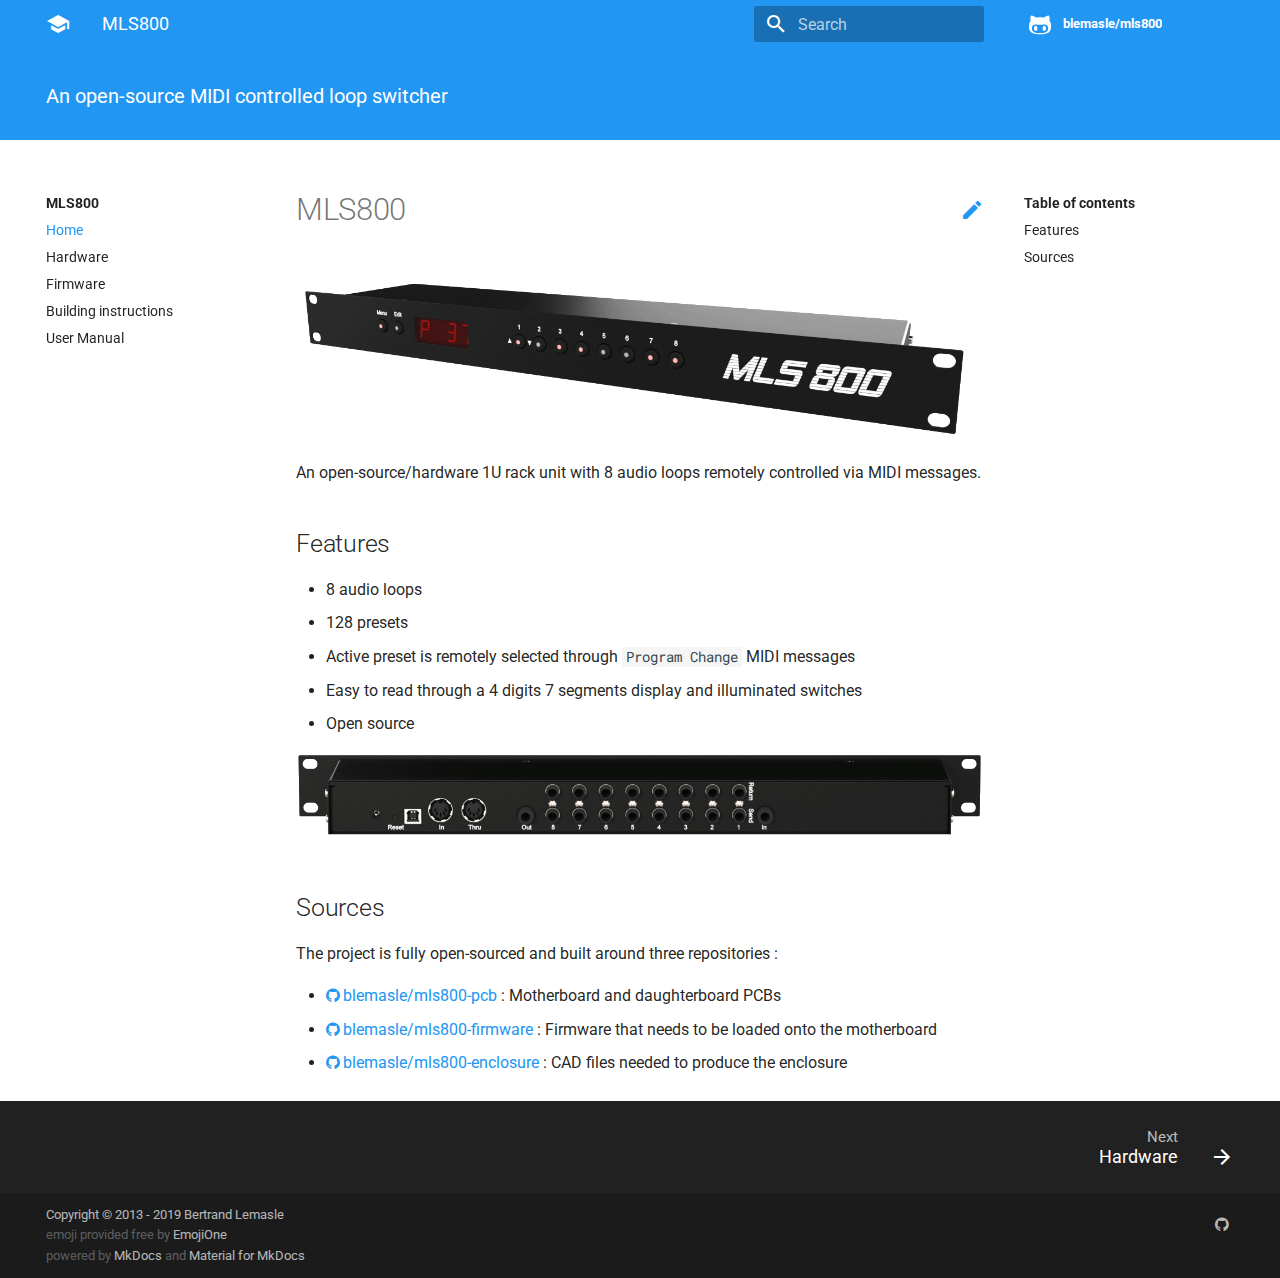
<file: index.html>
<!doctype html>
<html lang="en" class="no-js">
  <head>
    
      <meta charset="utf-8">
      <meta name="viewport" content="width=device-width,initial-scale=1">
      <meta http-equiv="x-ua-compatible" content="ie=edge">
      
        <meta name="description" content="An open-source MIDI controlled loop switcher">
      
      
        <link rel="canonical" href="https://blemasle.github.io/mls800/">
      
      
        <meta name="author" content="Bertrand Lemasle">
      
      
        <meta name="lang:clipboard.copy" content="Copy to clipboard">
      
        <meta name="lang:clipboard.copied" content="Copied to clipboard">
      
        <meta name="lang:search.language" content="en">
      
        <meta name="lang:search.pipeline.stopwords" content="True">
      
        <meta name="lang:search.pipeline.trimmer" content="True">
      
        <meta name="lang:search.result.none" content="No matching documents">
      
        <meta name="lang:search.result.one" content="1 matching document">
      
        <meta name="lang:search.result.other" content="# matching documents">
      
        <meta name="lang:search.tokenizer" content="[\s\-]+">
      
      <link rel="shortcut icon" href="assets/images/favicon.png">
      <meta name="generator" content="mkdocs-1.0.4, mkdocs-material-3.2.0">
    
    
      
        <title>MLS800</title>
      
    
    
      <link rel="stylesheet" href="assets/stylesheets/application.572ca0f0.css">
      
        <link rel="stylesheet" href="assets/stylesheets/application-palette.22915126.css">
      
      
        
        
        <meta name="theme-color" content="#2196f3">
      
    
    
      <script src="assets/javascripts/modernizr.8c900955.js"></script>
    
    
      
        <link href="https://fonts.gstatic.com" rel="preconnect" crossorigin>
        <link rel="stylesheet" href="https://fonts.googleapis.com/css?family=Roboto:300,400,400i,700|Roboto+Mono">
        <style>body,input{font-family:"Roboto","Helvetica Neue",Helvetica,Arial,sans-serif}code,kbd,pre{font-family:"Roboto Mono","Courier New",Courier,monospace}</style>
      
    
    <link rel="stylesheet" href="assets/fonts/material-icons.css">
    
    
      <link rel="stylesheet" href="extra.css">
    
    
<meta property="og:image" content="https://blemasle.github.io/mls800/assets/product-preview.png">

  </head>
  
    
    
    <body dir="ltr" data-md-color-primary="blue" data-md-color-accent="">
  
    <svg class="md-svg">
      <defs>
        
        
          <svg xmlns="http://www.w3.org/2000/svg" width="416" height="448"
    viewBox="0 0 416 448" id="__github">
  <path fill="currentColor" d="M160 304q0 10-3.125 20.5t-10.75 19-18.125
        8.5-18.125-8.5-10.75-19-3.125-20.5 3.125-20.5 10.75-19 18.125-8.5
        18.125 8.5 10.75 19 3.125 20.5zM320 304q0 10-3.125 20.5t-10.75
        19-18.125 8.5-18.125-8.5-10.75-19-3.125-20.5 3.125-20.5 10.75-19
        18.125-8.5 18.125 8.5 10.75 19 3.125 20.5zM360
        304q0-30-17.25-51t-46.75-21q-10.25 0-48.75 5.25-17.75 2.75-39.25
        2.75t-39.25-2.75q-38-5.25-48.75-5.25-29.5 0-46.75 21t-17.25 51q0 22 8
        38.375t20.25 25.75 30.5 15 35 7.375 37.25 1.75h42q20.5 0
        37.25-1.75t35-7.375 30.5-15 20.25-25.75 8-38.375zM416 260q0 51.75-15.25
        82.75-9.5 19.25-26.375 33.25t-35.25 21.5-42.5 11.875-42.875 5.5-41.75
        1.125q-19.5 0-35.5-0.75t-36.875-3.125-38.125-7.5-34.25-12.875-30.25-20.25-21.5-28.75q-15.5-30.75-15.5-82.75
        0-59.25 34-99-6.75-20.5-6.75-42.5 0-29 12.75-54.5 27 0 47.5 9.875t47.25
        30.875q36.75-8.75 77.25-8.75 37 0 70 8 26.25-20.5
        46.75-30.25t47.25-9.75q12.75 25.5 12.75 54.5 0 21.75-6.75 42 34 40 34
        99.5z" />
</svg>
        
      </defs>
    </svg>
    <input class="md-toggle" data-md-toggle="drawer" type="checkbox" id="__drawer" autocomplete="off">
    <input class="md-toggle" data-md-toggle="search" type="checkbox" id="__search" autocomplete="off">
    <label class="md-overlay" data-md-component="overlay" for="__drawer"></label>
    
      <a href="#mls800" tabindex="1" class="md-skip">
        Skip to content
      </a>
    
    
      <header class="md-header" data-md-component="header">
  <nav class="md-header-nav md-grid">
    <div class="md-flex">
      <div class="md-flex__cell md-flex__cell--shrink">
        <a href="https://blemasle.github.io/mls800/" title="MLS800" class="md-header-nav__button md-logo">
          
            <i class="md-icon"></i>
          
        </a>
      </div>
      <div class="md-flex__cell md-flex__cell--shrink">
        <label class="md-icon md-icon--menu md-header-nav__button" for="__drawer"></label>
      </div>
      <div class="md-flex__cell md-flex__cell--stretch">
        <div class="md-flex__ellipsis md-header-nav__title" data-md-component="title">
          
            
              <span class="md-header-nav__topic">
                MLS800
              </span>
              <span class="md-header-nav__topic">
                Home
              </span>
            
          
        </div>
      </div>
      <div class="md-flex__cell md-flex__cell--shrink">
        
          
            <label class="md-icon md-icon--search md-header-nav__button" for="__search"></label>
            
<div class="md-search" data-md-component="search" role="dialog">
  <label class="md-search__overlay" for="__search"></label>
  <div class="md-search__inner" role="search">
    <form class="md-search__form" name="search">
      <input type="text" class="md-search__input" name="query" placeholder="Search" autocapitalize="off" autocorrect="off" autocomplete="off" spellcheck="false" data-md-component="query" data-md-state="active">
      <label class="md-icon md-search__icon" for="__search"></label>
      <button type="reset" class="md-icon md-search__icon" data-md-component="reset" tabindex="-1">
        &#xE5CD;
      </button>
    </form>
    <div class="md-search__output">
      <div class="md-search__scrollwrap" data-md-scrollfix>
        <div class="md-search-result" data-md-component="result">
          <div class="md-search-result__meta">
            Type to start searching
          </div>
          <ol class="md-search-result__list"></ol>
        </div>
      </div>
    </div>
  </div>
</div>
          
        
      </div>
      
        <div class="md-flex__cell md-flex__cell--shrink">
          <div class="md-header-nav__source">
            


  


  <a href="https://github.com/blemasle/mls800/" title="Go to repository" class="md-source" data-md-source="github">
    
      <div class="md-source__icon">
        <svg viewBox="0 0 24 24" width="24" height="24">
          <use xlink:href="#__github" width="24" height="24"></use>
        </svg>
      </div>
    
    <div class="md-source__repository">
      blemasle/mls800
    </div>
  </a>

          </div>
        </div>
      
    </div>
  </nav>
</header>
    
    <div class="md-container">
      
        
          


  

<div class="md-hero md-hero--expand" data-md-component="hero">
  <div class="md-hero__inner md-grid">
    An open-source MIDI controlled loop switcher
  </div>
</div>
        
      
      
      <main class="md-main">
        <div class="md-main__inner md-grid" data-md-component="container">
          
            
              <div class="md-sidebar md-sidebar--primary" data-md-component="navigation">
                <div class="md-sidebar__scrollwrap">
                  <div class="md-sidebar__inner">
                    <nav class="md-nav md-nav--primary" data-md-level="0">
  <label class="md-nav__title md-nav__title--site" for="__drawer">
    <a href="https://blemasle.github.io/mls800/" title="MLS800" class="md-nav__button md-logo">
      
        <i class="md-icon"></i>
      
    </a>
    MLS800
  </label>
  
    <div class="md-nav__source">
      


  


  <a href="https://github.com/blemasle/mls800/" title="Go to repository" class="md-source" data-md-source="github">
    
      <div class="md-source__icon">
        <svg viewBox="0 0 24 24" width="24" height="24">
          <use xlink:href="#__github" width="24" height="24"></use>
        </svg>
      </div>
    
    <div class="md-source__repository">
      blemasle/mls800
    </div>
  </a>

    </div>
  
  <ul class="md-nav__list" data-md-scrollfix>
    
      
      
      

  


  <li class="md-nav__item md-nav__item--active">
    
    <input class="md-toggle md-nav__toggle" data-md-toggle="toc" type="checkbox" id="__toc">
    
      
    
    
      <label class="md-nav__link md-nav__link--active" for="__toc">
        Home
      </label>
    
    <a href="." title="Home" class="md-nav__link md-nav__link--active">
      Home
    </a>
    
      
<nav class="md-nav md-nav--secondary">
  
  
    
  
  
    <label class="md-nav__title" for="__toc">Table of contents</label>
    <ul class="md-nav__list" data-md-scrollfix>
      
        <li class="md-nav__item">
  <a href="#features" title="Features" class="md-nav__link">
    Features
  </a>
  
</li>
      
        <li class="md-nav__item">
  <a href="#sources" title="Sources" class="md-nav__link">
    Sources
  </a>
  
</li>
      
      
      
      
      
    </ul>
  
</nav>
    
  </li>

    
      
      
      


  <li class="md-nav__item">
    <a href="hardware/" title="Hardware" class="md-nav__link">
      Hardware
    </a>
  </li>

    
      
      
      


  <li class="md-nav__item">
    <a href="firmware/" title="Firmware" class="md-nav__link">
      Firmware
    </a>
  </li>

    
      
      
      


  <li class="md-nav__item">
    <a href="building/" title="Building instructions" class="md-nav__link">
      Building instructions
    </a>
  </li>

    
      
      
      


  <li class="md-nav__item">
    <a href="manual/" title="User Manual" class="md-nav__link">
      User Manual
    </a>
  </li>

    
  </ul>
</nav>
                  </div>
                </div>
              </div>
            
            
              <div class="md-sidebar md-sidebar--secondary" data-md-component="toc">
                <div class="md-sidebar__scrollwrap">
                  <div class="md-sidebar__inner">
                    
<nav class="md-nav md-nav--secondary">
  
  
    
  
  
    <label class="md-nav__title" for="__toc">Table of contents</label>
    <ul class="md-nav__list" data-md-scrollfix>
      
        <li class="md-nav__item">
  <a href="#features" title="Features" class="md-nav__link">
    Features
  </a>
  
</li>
      
        <li class="md-nav__item">
  <a href="#sources" title="Sources" class="md-nav__link">
    Sources
  </a>
  
</li>
      
      
      
      
      
    </ul>
  
</nav>
                  </div>
                </div>
              </div>
            
          
          <div class="md-content">
            <article class="md-content__inner md-typeset">
              
                
                  <a href="https://github.com/blemasle/mls800/edit/master/docs/index.md" title="Edit this page" class="md-icon md-content__icon">&#xE3C9;</a>
                
                
                <h1 id="mls800">MLS800<a class="headerlink" href="#mls800" title="Permanent link">&para;</a></h1>
<p><a href="assets/large/product-front-2.png"><img alt="MLS800" src="assets/product-front-2.gif" /></a></p>
<p>An open-source/hardware 1U rack unit with 8 audio loops remotely controlled via MIDI messages.</p>
<h2 id="features">Features<a class="headerlink" href="#features" title="Permanent link">&para;</a></h2>
<ul>
<li>8 audio loops</li>
<li>128 presets</li>
<li>Active preset is remotely selected through <code>Program Change</code> MIDI messages</li>
<li>Easy to read through a 4 digits 7 segments display and illuminated switches</li>
<li>Open source</li>
</ul>
<p><a href="assets/large/product-back.png"><img alt="MLS800" src="assets/product-back.gif" /></a></p>
<h2 id="sources">Sources<a class="headerlink" href="#sources" title="Permanent link">&para;</a></h2>
<p>The project is fully open-sourced and built around three repositories :</p>
<ul>
<li><a class="magiclink magiclink-github magiclink-repository" href="https://github.com/blemasle/mls800-pcb" title="GitHub Repository: blemasle/mls800-pcb">blemasle/mls800-pcb</a> : Motherboard and daughterboard PCBs</li>
<li><a class="magiclink magiclink-github magiclink-repository" href="https://github.com/blemasle/mls800-firmware" title="GitHub Repository: blemasle/mls800-firmware">blemasle/mls800-firmware</a> : Firmware that needs to be loaded onto the motherboard</li>
<li><a class="magiclink magiclink-github magiclink-repository" href="https://github.com/blemasle/mls800-enclosure" title="GitHub Repository: blemasle/mls800-enclosure">blemasle/mls800-enclosure</a> : CAD files needed to produce the enclosure</li>
</ul>
                
                  
                
              
              
                


              
            </article>
          </div>
        </div>
      </main>
      
        
<footer class="md-footer">
  
    <div class="md-footer-nav">
      <nav class="md-footer-nav__inner md-grid">
        
        
          <a href="hardware/" title="Hardware" class="md-flex md-footer-nav__link md-footer-nav__link--next" rel="next">
            <div class="md-flex__cell md-flex__cell--stretch md-footer-nav__title">
              <span class="md-flex__ellipsis">
                <span class="md-footer-nav__direction">
                  Next
                </span>
                Hardware
              </span>
            </div>
            <div class="md-flex__cell md-flex__cell--shrink">
              <i class="md-icon md-icon--arrow-forward md-footer-nav__button"></i>
            </div>
          </a>
        
      </nav>
    </div>
  
  <div class="md-footer-meta md-typeset">
    <div class="md-footer-meta__inner md-grid">
      <div class="md-footer-copyright">
        
          <div class="md-footer-copyright__highlight">
            Copyright &copy; 2013 - 2019 <a href="https://github.com/blemasle">Bertrand Lemasle</a>
<br><span class="md-footer-custom-text">emoji provided free by </span><a href="http://www.emojione.com">EmojiOne</a>

          </div>
        
        powered by
        <a href="https://www.mkdocs.org">MkDocs</a>
        and
        <a href="https://squidfunk.github.io/mkdocs-material/">
          Material for MkDocs</a>
      </div>
      
        
  <div class="md-footer-social">
    <link rel="stylesheet" href="assets/fonts/font-awesome.css">
    
      <a href="https://github.com/blemasle" class="md-footer-social__link fa fa-github"></a>
    
  </div>

      
    </div>
  </div>
</footer>
      
    </div>
    
      <script src="assets/javascripts/application.b41f3d20.js"></script>
      
      <script>app.initialize({version:"1.0.4",url:{base:"."}})</script>
      
        <script src="uml.js"></script>
      
    
    
      
    
  </body>
</html>
</file>
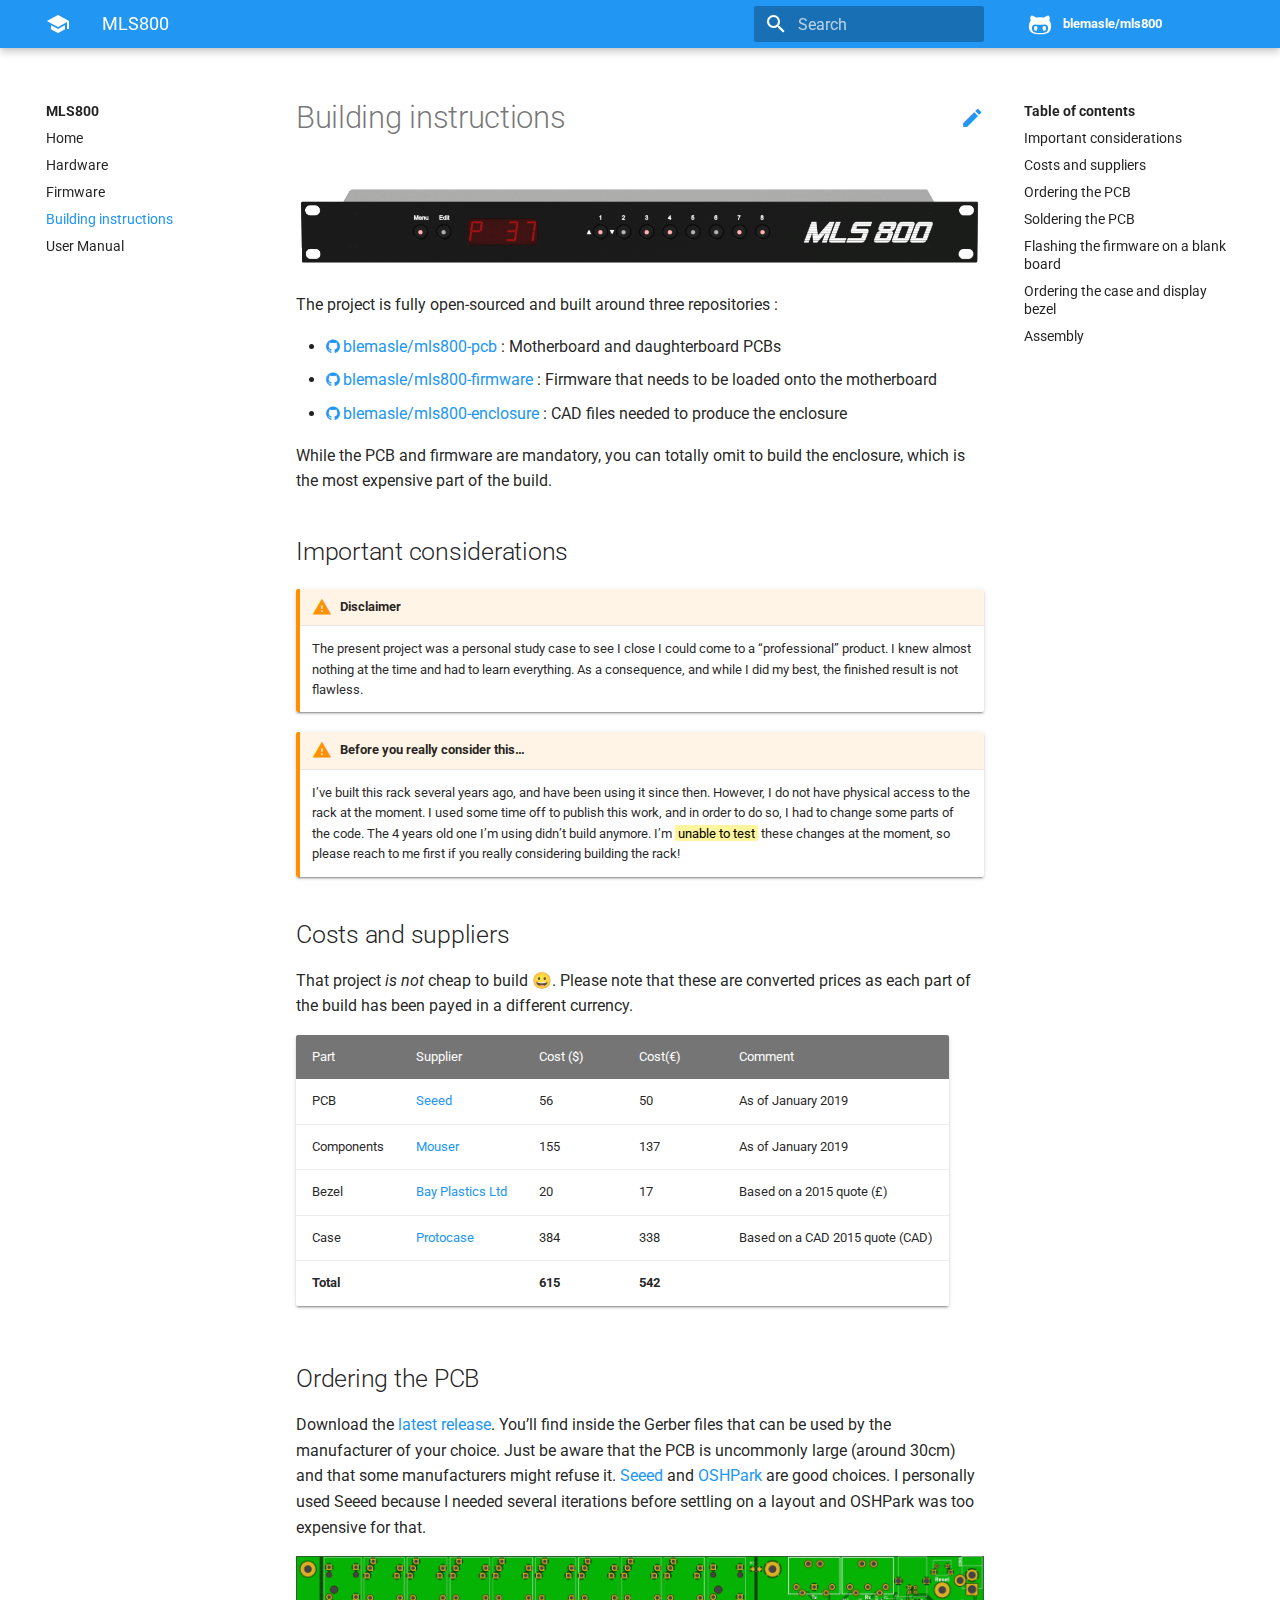
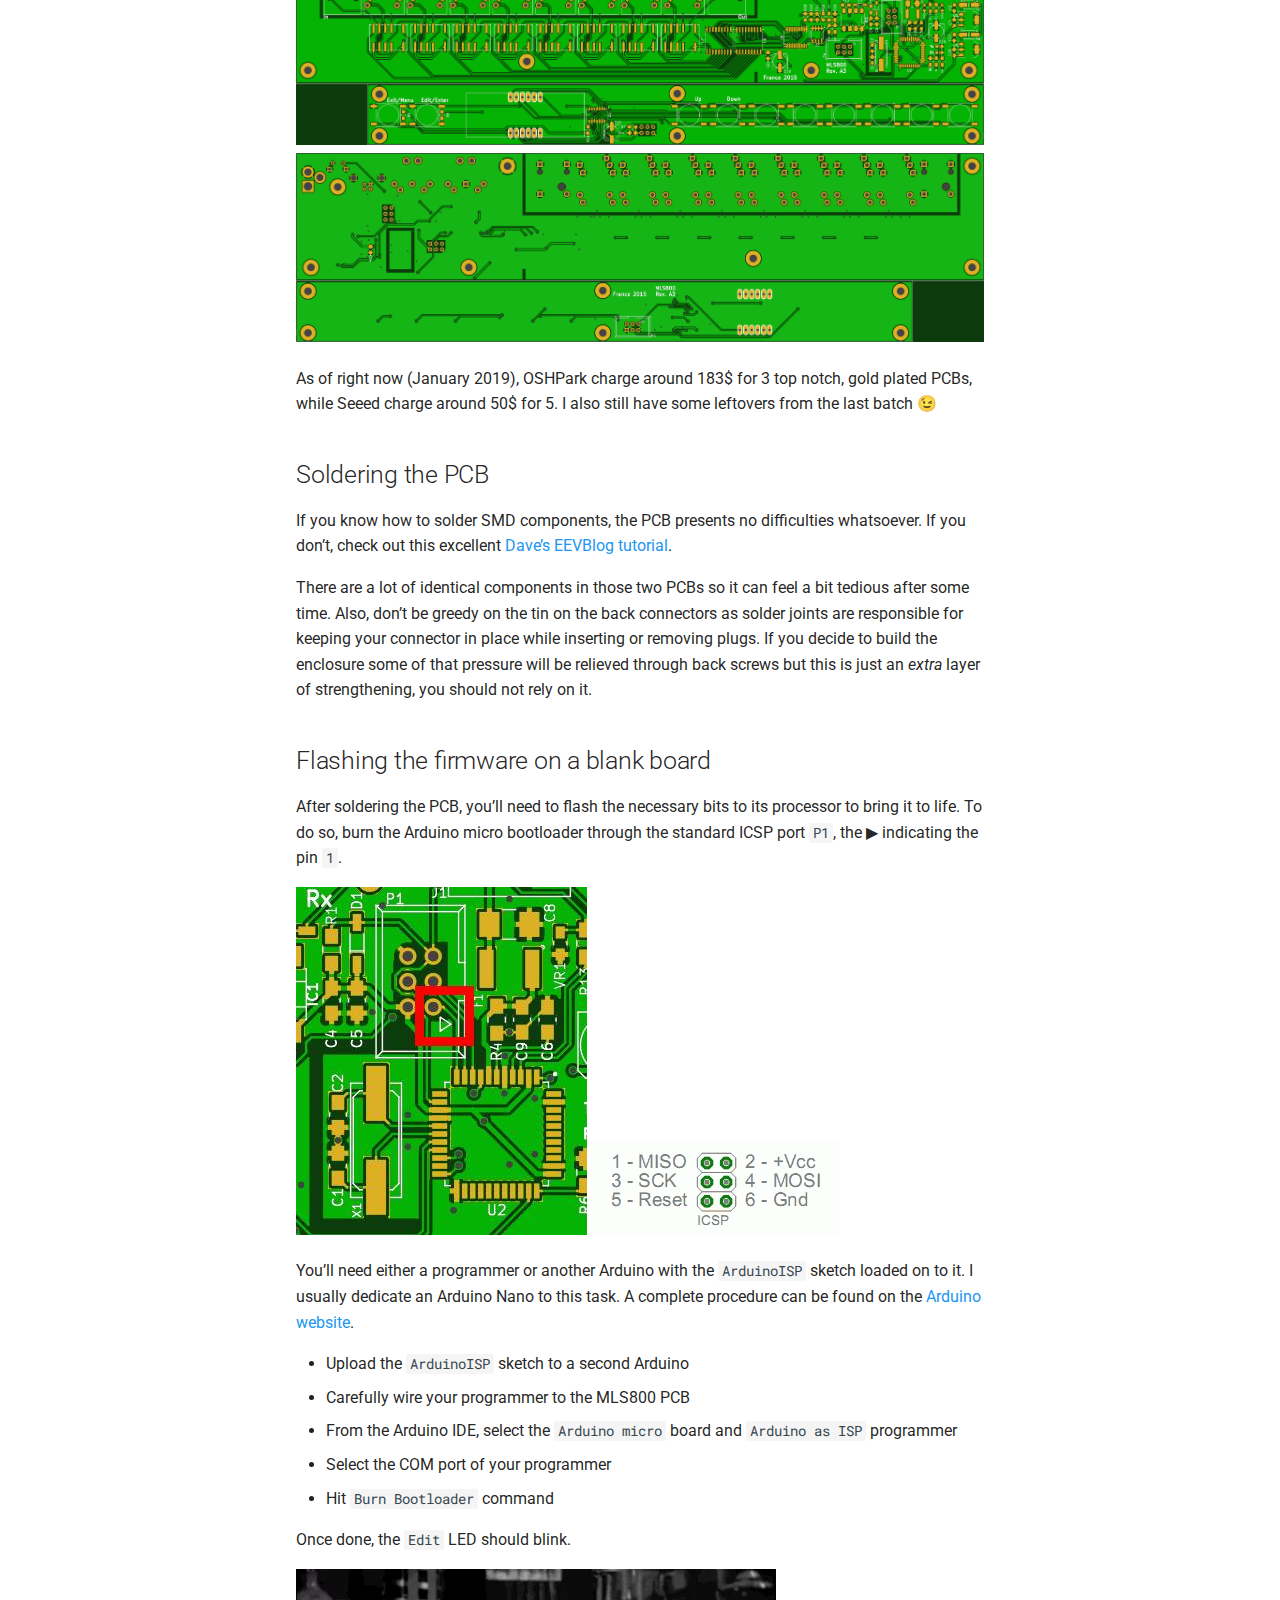
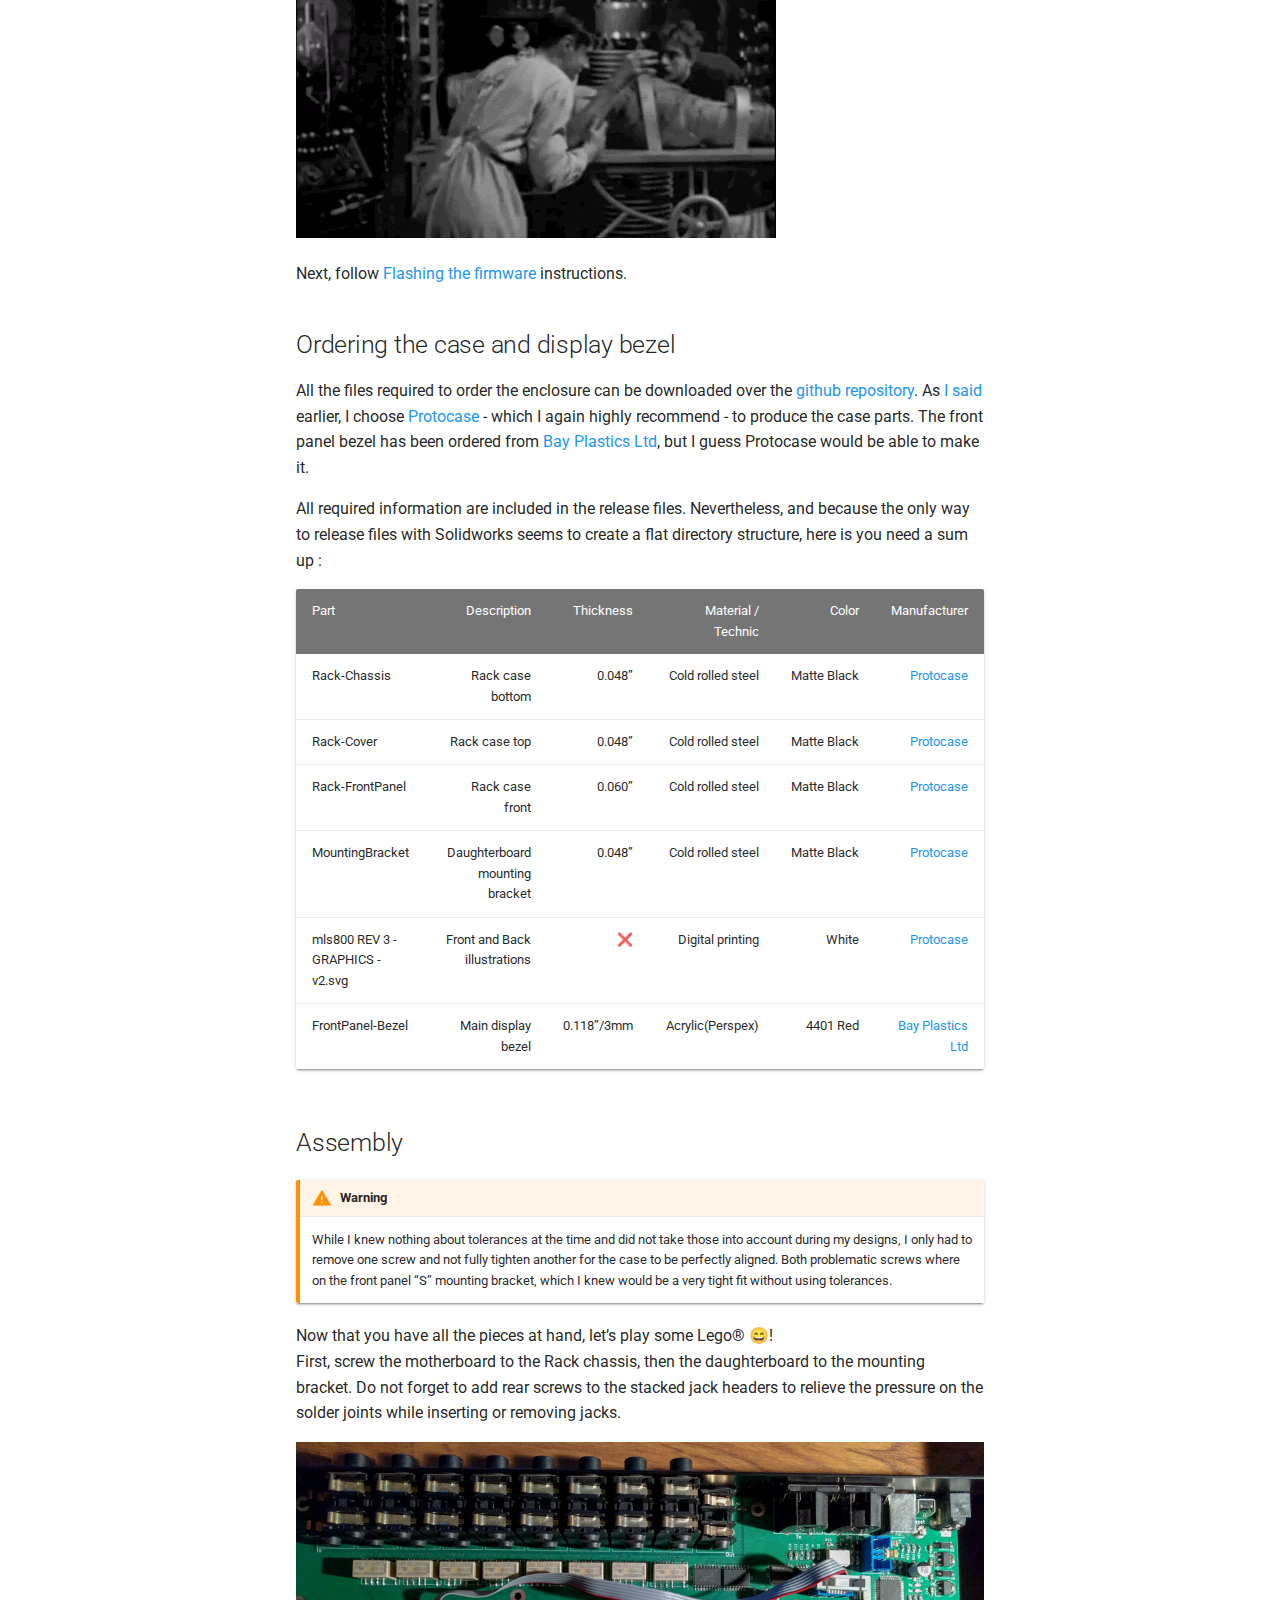
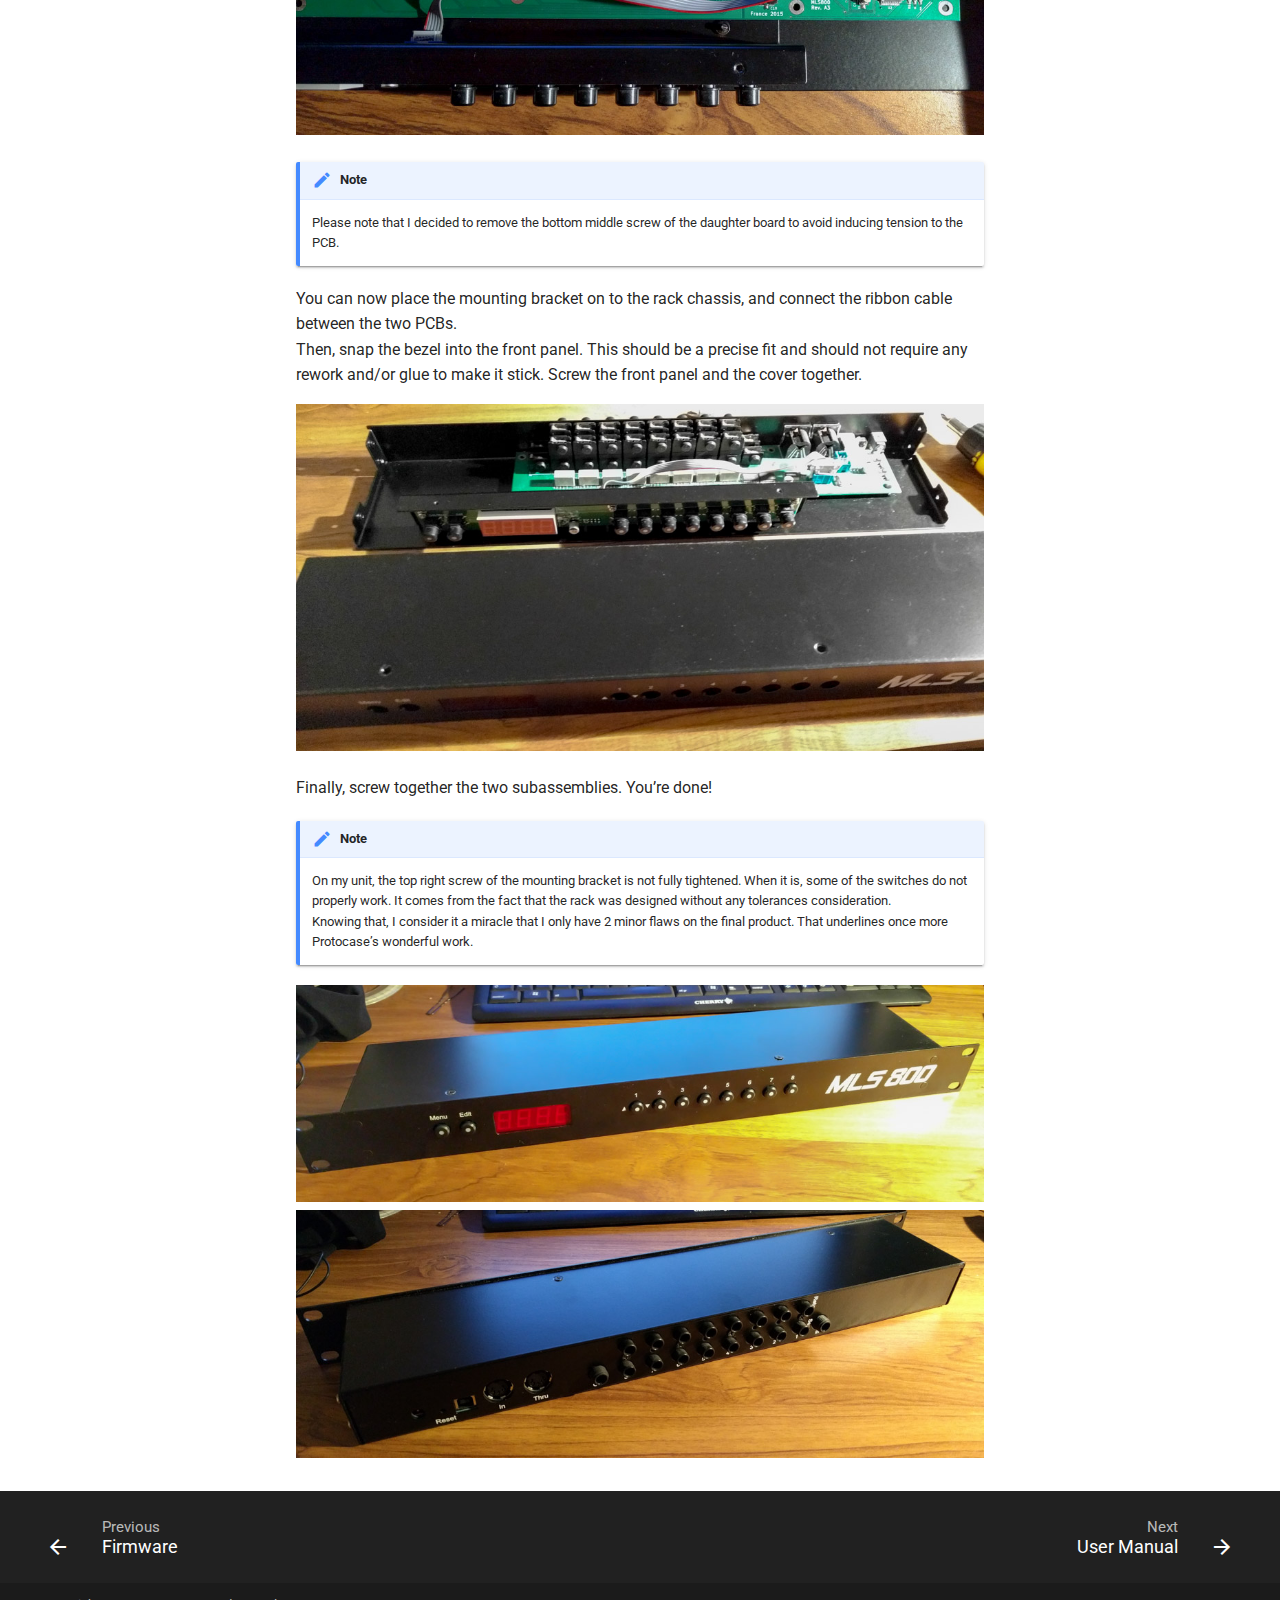
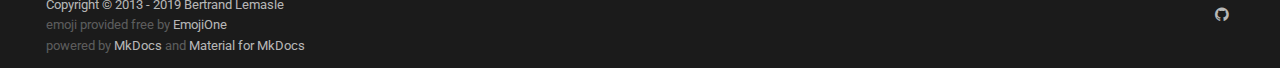
<file: building/index.html>
<!doctype html>
<html lang="en" class="no-js">
  <head>
    
      <meta charset="utf-8">
      <meta name="viewport" content="width=device-width,initial-scale=1">
      <meta http-equiv="x-ua-compatible" content="ie=edge">
      
        <meta name="description" content="An open-source MIDI controlled loop switcher">
      
      
        <link rel="canonical" href="https://blemasle.github.io/mls800/building/">
      
      
        <meta name="author" content="Bertrand Lemasle">
      
      
        <meta name="lang:clipboard.copy" content="Copy to clipboard">
      
        <meta name="lang:clipboard.copied" content="Copied to clipboard">
      
        <meta name="lang:search.language" content="en">
      
        <meta name="lang:search.pipeline.stopwords" content="True">
      
        <meta name="lang:search.pipeline.trimmer" content="True">
      
        <meta name="lang:search.result.none" content="No matching documents">
      
        <meta name="lang:search.result.one" content="1 matching document">
      
        <meta name="lang:search.result.other" content="# matching documents">
      
        <meta name="lang:search.tokenizer" content="[\s\-]+">
      
      <link rel="shortcut icon" href="../assets/images/favicon.png">
      <meta name="generator" content="mkdocs-1.0.4, mkdocs-material-3.2.0">
    
    
      
        <title>Building instructions - MLS800</title>
      
    
    
      <link rel="stylesheet" href="../assets/stylesheets/application.572ca0f0.css">
      
        <link rel="stylesheet" href="../assets/stylesheets/application-palette.22915126.css">
      
      
        
        
        <meta name="theme-color" content="#2196f3">
      
    
    
      <script src="../assets/javascripts/modernizr.8c900955.js"></script>
    
    
      
        <link href="https://fonts.gstatic.com" rel="preconnect" crossorigin>
        <link rel="stylesheet" href="https://fonts.googleapis.com/css?family=Roboto:300,400,400i,700|Roboto+Mono">
        <style>body,input{font-family:"Roboto","Helvetica Neue",Helvetica,Arial,sans-serif}code,kbd,pre{font-family:"Roboto Mono","Courier New",Courier,monospace}</style>
      
    
    <link rel="stylesheet" href="../assets/fonts/material-icons.css">
    
    
      <link rel="stylesheet" href="../extra.css">
    
    
<meta property="og:image" content="https://blemasle.github.io/mls800/assets/product-preview.png">

  </head>
  
    
    
    <body dir="ltr" data-md-color-primary="blue" data-md-color-accent="">
  
    <svg class="md-svg">
      <defs>
        
        
          <svg xmlns="http://www.w3.org/2000/svg" width="416" height="448"
    viewBox="0 0 416 448" id="__github">
  <path fill="currentColor" d="M160 304q0 10-3.125 20.5t-10.75 19-18.125
        8.5-18.125-8.5-10.75-19-3.125-20.5 3.125-20.5 10.75-19 18.125-8.5
        18.125 8.5 10.75 19 3.125 20.5zM320 304q0 10-3.125 20.5t-10.75
        19-18.125 8.5-18.125-8.5-10.75-19-3.125-20.5 3.125-20.5 10.75-19
        18.125-8.5 18.125 8.5 10.75 19 3.125 20.5zM360
        304q0-30-17.25-51t-46.75-21q-10.25 0-48.75 5.25-17.75 2.75-39.25
        2.75t-39.25-2.75q-38-5.25-48.75-5.25-29.5 0-46.75 21t-17.25 51q0 22 8
        38.375t20.25 25.75 30.5 15 35 7.375 37.25 1.75h42q20.5 0
        37.25-1.75t35-7.375 30.5-15 20.25-25.75 8-38.375zM416 260q0 51.75-15.25
        82.75-9.5 19.25-26.375 33.25t-35.25 21.5-42.5 11.875-42.875 5.5-41.75
        1.125q-19.5 0-35.5-0.75t-36.875-3.125-38.125-7.5-34.25-12.875-30.25-20.25-21.5-28.75q-15.5-30.75-15.5-82.75
        0-59.25 34-99-6.75-20.5-6.75-42.5 0-29 12.75-54.5 27 0 47.5 9.875t47.25
        30.875q36.75-8.75 77.25-8.75 37 0 70 8 26.25-20.5
        46.75-30.25t47.25-9.75q12.75 25.5 12.75 54.5 0 21.75-6.75 42 34 40 34
        99.5z" />
</svg>
        
      </defs>
    </svg>
    <input class="md-toggle" data-md-toggle="drawer" type="checkbox" id="__drawer" autocomplete="off">
    <input class="md-toggle" data-md-toggle="search" type="checkbox" id="__search" autocomplete="off">
    <label class="md-overlay" data-md-component="overlay" for="__drawer"></label>
    
      <a href="#building-instructions" tabindex="1" class="md-skip">
        Skip to content
      </a>
    
    
      <header class="md-header" data-md-component="header">
  <nav class="md-header-nav md-grid">
    <div class="md-flex">
      <div class="md-flex__cell md-flex__cell--shrink">
        <a href="https://blemasle.github.io/mls800/" title="MLS800" class="md-header-nav__button md-logo">
          
            <i class="md-icon"></i>
          
        </a>
      </div>
      <div class="md-flex__cell md-flex__cell--shrink">
        <label class="md-icon md-icon--menu md-header-nav__button" for="__drawer"></label>
      </div>
      <div class="md-flex__cell md-flex__cell--stretch">
        <div class="md-flex__ellipsis md-header-nav__title" data-md-component="title">
          
            
              <span class="md-header-nav__topic">
                MLS800
              </span>
              <span class="md-header-nav__topic">
                Building instructions
              </span>
            
          
        </div>
      </div>
      <div class="md-flex__cell md-flex__cell--shrink">
        
          
            <label class="md-icon md-icon--search md-header-nav__button" for="__search"></label>
            
<div class="md-search" data-md-component="search" role="dialog">
  <label class="md-search__overlay" for="__search"></label>
  <div class="md-search__inner" role="search">
    <form class="md-search__form" name="search">
      <input type="text" class="md-search__input" name="query" placeholder="Search" autocapitalize="off" autocorrect="off" autocomplete="off" spellcheck="false" data-md-component="query" data-md-state="active">
      <label class="md-icon md-search__icon" for="__search"></label>
      <button type="reset" class="md-icon md-search__icon" data-md-component="reset" tabindex="-1">
        &#xE5CD;
      </button>
    </form>
    <div class="md-search__output">
      <div class="md-search__scrollwrap" data-md-scrollfix>
        <div class="md-search-result" data-md-component="result">
          <div class="md-search-result__meta">
            Type to start searching
          </div>
          <ol class="md-search-result__list"></ol>
        </div>
      </div>
    </div>
  </div>
</div>
          
        
      </div>
      
        <div class="md-flex__cell md-flex__cell--shrink">
          <div class="md-header-nav__source">
            


  


  <a href="https://github.com/blemasle/mls800/" title="Go to repository" class="md-source" data-md-source="github">
    
      <div class="md-source__icon">
        <svg viewBox="0 0 24 24" width="24" height="24">
          <use xlink:href="#__github" width="24" height="24"></use>
        </svg>
      </div>
    
    <div class="md-source__repository">
      blemasle/mls800
    </div>
  </a>

          </div>
        </div>
      
    </div>
  </nav>
</header>
    
    <div class="md-container">
      
        
      
      
      <main class="md-main">
        <div class="md-main__inner md-grid" data-md-component="container">
          
            
              <div class="md-sidebar md-sidebar--primary" data-md-component="navigation">
                <div class="md-sidebar__scrollwrap">
                  <div class="md-sidebar__inner">
                    <nav class="md-nav md-nav--primary" data-md-level="0">
  <label class="md-nav__title md-nav__title--site" for="__drawer">
    <a href="https://blemasle.github.io/mls800/" title="MLS800" class="md-nav__button md-logo">
      
        <i class="md-icon"></i>
      
    </a>
    MLS800
  </label>
  
    <div class="md-nav__source">
      


  


  <a href="https://github.com/blemasle/mls800/" title="Go to repository" class="md-source" data-md-source="github">
    
      <div class="md-source__icon">
        <svg viewBox="0 0 24 24" width="24" height="24">
          <use xlink:href="#__github" width="24" height="24"></use>
        </svg>
      </div>
    
    <div class="md-source__repository">
      blemasle/mls800
    </div>
  </a>

    </div>
  
  <ul class="md-nav__list" data-md-scrollfix>
    
      
      
      


  <li class="md-nav__item">
    <a href=".." title="Home" class="md-nav__link">
      Home
    </a>
  </li>

    
      
      
      


  <li class="md-nav__item">
    <a href="../hardware/" title="Hardware" class="md-nav__link">
      Hardware
    </a>
  </li>

    
      
      
      


  <li class="md-nav__item">
    <a href="../firmware/" title="Firmware" class="md-nav__link">
      Firmware
    </a>
  </li>

    
      
      
      

  


  <li class="md-nav__item md-nav__item--active">
    
    <input class="md-toggle md-nav__toggle" data-md-toggle="toc" type="checkbox" id="__toc">
    
      
    
    
      <label class="md-nav__link md-nav__link--active" for="__toc">
        Building instructions
      </label>
    
    <a href="./" title="Building instructions" class="md-nav__link md-nav__link--active">
      Building instructions
    </a>
    
      
<nav class="md-nav md-nav--secondary">
  
  
    
  
  
    <label class="md-nav__title" for="__toc">Table of contents</label>
    <ul class="md-nav__list" data-md-scrollfix>
      
        <li class="md-nav__item">
  <a href="#important-considerations" title="Important considerations" class="md-nav__link">
    Important considerations
  </a>
  
</li>
      
        <li class="md-nav__item">
  <a href="#costs-and-suppliers" title="Costs and suppliers" class="md-nav__link">
    Costs and suppliers
  </a>
  
</li>
      
        <li class="md-nav__item">
  <a href="#ordering-the-pcb" title="Ordering the PCB" class="md-nav__link">
    Ordering the PCB
  </a>
  
</li>
      
        <li class="md-nav__item">
  <a href="#soldering-the-pcb" title="Soldering the PCB" class="md-nav__link">
    Soldering the PCB
  </a>
  
</li>
      
        <li class="md-nav__item">
  <a href="#flashing-the-firmware-on-a-blank-board" title="Flashing the firmware on a blank board" class="md-nav__link">
    Flashing the firmware on a blank board
  </a>
  
</li>
      
        <li class="md-nav__item">
  <a href="#ordering-the-case-and-display-bezel" title="Ordering the case and display bezel" class="md-nav__link">
    Ordering the case and display bezel
  </a>
  
</li>
      
        <li class="md-nav__item">
  <a href="#assembly" title="Assembly" class="md-nav__link">
    Assembly
  </a>
  
</li>
      
      
      
      
      
    </ul>
  
</nav>
    
  </li>

    
      
      
      


  <li class="md-nav__item">
    <a href="../manual/" title="User Manual" class="md-nav__link">
      User Manual
    </a>
  </li>

    
  </ul>
</nav>
                  </div>
                </div>
              </div>
            
            
              <div class="md-sidebar md-sidebar--secondary" data-md-component="toc">
                <div class="md-sidebar__scrollwrap">
                  <div class="md-sidebar__inner">
                    
<nav class="md-nav md-nav--secondary">
  
  
    
  
  
    <label class="md-nav__title" for="__toc">Table of contents</label>
    <ul class="md-nav__list" data-md-scrollfix>
      
        <li class="md-nav__item">
  <a href="#important-considerations" title="Important considerations" class="md-nav__link">
    Important considerations
  </a>
  
</li>
      
        <li class="md-nav__item">
  <a href="#costs-and-suppliers" title="Costs and suppliers" class="md-nav__link">
    Costs and suppliers
  </a>
  
</li>
      
        <li class="md-nav__item">
  <a href="#ordering-the-pcb" title="Ordering the PCB" class="md-nav__link">
    Ordering the PCB
  </a>
  
</li>
      
        <li class="md-nav__item">
  <a href="#soldering-the-pcb" title="Soldering the PCB" class="md-nav__link">
    Soldering the PCB
  </a>
  
</li>
      
        <li class="md-nav__item">
  <a href="#flashing-the-firmware-on-a-blank-board" title="Flashing the firmware on a blank board" class="md-nav__link">
    Flashing the firmware on a blank board
  </a>
  
</li>
      
        <li class="md-nav__item">
  <a href="#ordering-the-case-and-display-bezel" title="Ordering the case and display bezel" class="md-nav__link">
    Ordering the case and display bezel
  </a>
  
</li>
      
        <li class="md-nav__item">
  <a href="#assembly" title="Assembly" class="md-nav__link">
    Assembly
  </a>
  
</li>
      
      
      
      
      
    </ul>
  
</nav>
                  </div>
                </div>
              </div>
            
          
          <div class="md-content">
            <article class="md-content__inner md-typeset">
              
                
                  <a href="https://github.com/blemasle/mls800/edit/master/docs/building.md" title="Edit this page" class="md-icon md-content__icon">&#xE3C9;</a>
                
                
                <h1 id="building-instructions">Building instructions<a class="headerlink" href="#building-instructions" title="Permanent link">&para;</a></h1>
<p><a href="../assets/large/product-front.png"><img alt="MLS800" src="../assets/product-front.gif" /></a>  </p>
<p>The project is fully open-sourced and built around three repositories :</p>
<ul>
<li><a class="magiclink magiclink-github magiclink-repository" href="https://github.com/blemasle/mls800-pcb" title="GitHub Repository: blemasle/mls800-pcb">blemasle/mls800-pcb</a> : Motherboard and daughterboard PCBs</li>
<li><a class="magiclink magiclink-github magiclink-repository" href="https://github.com/blemasle/mls800-firmware" title="GitHub Repository: blemasle/mls800-firmware">blemasle/mls800-firmware</a> : Firmware that needs to be loaded onto the motherboard</li>
<li><a class="magiclink magiclink-github magiclink-repository" href="https://github.com/blemasle/mls800-enclosure" title="GitHub Repository: blemasle/mls800-enclosure">blemasle/mls800-enclosure</a> : CAD files needed to produce the enclosure</li>
</ul>
<p>While the PCB and firmware are mandatory, you can totally omit to build the enclosure, which is the most expensive part of the build.</p>
<h2 id="important-considerations">Important considerations<a class="headerlink" href="#important-considerations" title="Permanent link">&para;</a></h2>
<div class="admonition warning">
<p class="admonition-title">Disclaimer</p>
<p>The present project was a personal study case to see I close I could come to a &ldquo;professional&rdquo; product. I knew almost nothing at the time and had to learn everything. As a consequence, and while I did my best, the finished result is not flawless.</p>
</div>
<div class="admonition warning">
<p class="admonition-title">Before you really consider this&hellip;</p>
<p>I&rsquo;ve built this rack several years ago, and have been using it since then. However, I do not have physical access to the rack at the moment. I used some time off to publish this work, and in order to do so, I had to change some parts of the code. The 4 years old one I&rsquo;m using didn&rsquo;t build anymore. I&rsquo;m <mark>unable to test</mark> these changes at the moment, so please reach to me first if you really considering building the rack!</p>
</div>
<h2 id="costs-and-suppliers">Costs and suppliers<a class="headerlink" href="#costs-and-suppliers" title="Permanent link">&para;</a></h2>
<p>That project <em>is not</em> cheap to build 😀. Please note that these are converted prices as each part of the build has been payed in a different currency.</p>
<table>
<thead>
<tr>
<th>Part</th>
<th>Supplier</th>
<th>Cost ($)</th>
<th>Cost(€)</th>
<th>Comment</th>
</tr>
</thead>
<tbody>
<tr>
<td>PCB</td>
<td><a href="https://www.seeedstudio.com/fusion_pcb.html">Seeed</a></td>
<td>56</td>
<td>50</td>
<td>As of January 2019</td>
</tr>
<tr>
<td>Components</td>
<td><a href="https://www.mouser.com/">Mouser</a></td>
<td>155</td>
<td>137</td>
<td>As of January 2019</td>
</tr>
<tr>
<td>Bezel</td>
<td><a href="http://bayplastics.co.uk">Bay Plastics Ltd</a></td>
<td>20</td>
<td>17</td>
<td>Based on a 2015 quote (£)</td>
</tr>
<tr>
<td>Case</td>
<td><a href="https://www.protocase.com">Protocase</a></td>
<td>384</td>
<td>338</td>
<td>Based on a CAD 2015 quote (CAD)</td>
</tr>
<tr>
<td><strong>Total</strong></td>
<td></td>
<td><strong>615</strong></td>
<td><strong>542</strong></td>
<td></td>
</tr>
</tbody>
</table>
<h2 id="ordering-the-pcb">Ordering the PCB<a class="headerlink" href="#ordering-the-pcb" title="Permanent link">&para;</a></h2>
<p>Download the <a href="https://github.com/blemasle/mls800-pcb/releases/latest">latest release</a>. You&rsquo;ll find inside the Gerber files that can be used by the manufacturer of your choice. Just be aware that the PCB is uncommonly large (around 30cm) and that some manufacturers might refuse it. <a href="https://www.seeedstudio.com/fusion_pcb.html">Seeed</a> and <a href="https://oshpark.com">OSHPark</a> are good choices. I personally used Seeed because I needed several iterations before settling on a layout and OSHPark was too expensive for that.</p>
<p><a href="../assets/building-pcb-top.png"><img alt="PCB top" src="../assets/building-pcb-top.png" /></a>
<a href="../assets/building-pcb-bottom.png"><img alt="PCB bottom" src="../assets/building-pcb-bottom.png" /></a></p>
<p>As of right now (January 2019), OSHPark charge around 183$ for 3 top notch, gold plated PCBs, while Seeed charge around 50$ for 5. I also still have some leftovers from the last batch 😉  </p>
<h2 id="soldering-the-pcb">Soldering the PCB<a class="headerlink" href="#soldering-the-pcb" title="Permanent link">&para;</a></h2>
<p>If you know how to solder SMD components, the PCB presents no difficulties whatsoever. If you don&rsquo;t, check out this excellent <a href="https://www.youtube.com/watch?v=b9FC9fAlfQE">Dave&rsquo;s EEVBlog tutorial</a>.  </p>
<p>There are a lot of identical components in those two PCBs so it can feel a bit tedious after some time. Also, don&rsquo;t be greedy on the tin on the back connectors as solder joints are responsible for keeping your connector in place while inserting or removing plugs. If you decide to build the enclosure some of that pressure will be relieved through back screws but this is just an <em>extra</em> layer of strengthening, you should not rely on it.</p>
<h2 id="flashing-the-firmware-on-a-blank-board">Flashing the firmware on a blank board<a class="headerlink" href="#flashing-the-firmware-on-a-blank-board" title="Permanent link">&para;</a></h2>
<p>After soldering the PCB, you&rsquo;ll need to flash the necessary bits to its processor to bring it to life. To do so, burn the Arduino micro bootloader through the standard ICSP port <code>P1</code>, the &#x25b6; indicating the pin <code>1</code>.</p>
<p><img alt="ISCP header on pcb" src="../assets/building-icsp-header-pcb.jpg" />&nbsp;<img alt="ISCP header pinout" src="../assets/building-icsp-header.jpg" /></p>
<p>You&rsquo;ll need either a programmer or another Arduino with the <code>ArduinoISP</code> sketch loaded on to it. I usually dedicate an Arduino Nano to this task. A complete procedure can be found on the <a href="https://www.arduino.cc/en/Tutorial/ArduinoISP">Arduino website</a>.</p>
<ul>
<li>Upload the <code>ArduinoISP</code> sketch to a second Arduino</li>
<li>Carefully wire your programmer to the MLS800 PCB</li>
<li>From the Arduino IDE, select the <code>Arduino micro</code> board and <code>Arduino as ISP</code> programmer</li>
<li>Select the COM port of your programmer</li>
<li>Hit <code>Burn Bootloader</code> command</li>
</ul>
<p>Once done, the <code>Edit</code> LED should blink.</p>
<p><img alt="It's alive" src="../assets/building-its-alive.webp" /></p>
<p>Next, follow <a href="../manual/#firmware-update">Flashing the firmware</a> instructions.</p>
<h2 id="ordering-the-case-and-display-bezel">Ordering the case and display bezel<a class="headerlink" href="#ordering-the-case-and-display-bezel" title="Permanent link">&para;</a></h2>
<p>All the files required to order the enclosure can be downloaded over the <a href="https://github.com/blemasle/mls800-enclosure/relases/latest">github repository</a>. As <a href="../hardware/#the-enclosure">I said</a> earlier, I choose <a href="https://www.protocase.com">Protocase</a> - which I again highly recommend - to produce the case parts. The front panel bezel has been ordered from <a href="http://bayplastics.co.uk">Bay Plastics Ltd</a>, but I guess Protocase would be able to make it.  </p>
<p>All required information are included in the release files. Nevertheless, and because the only way to release files with Solidworks seems to create a flat directory structure, here is you need a sum up :  </p>
<table>
<thead>
<tr>
<th>Part</th>
<th align="right">Description</th>
<th align="right">Thickness</th>
<th align="right">Material / Technic</th>
<th align="right">Color</th>
<th align="right">Manufacturer</th>
</tr>
</thead>
<tbody>
<tr>
<td>Rack-Chassis</td>
<td align="right">Rack case bottom</td>
<td align="right">0.048&rdquo;</td>
<td align="right">Cold rolled steel</td>
<td align="right">Matte Black</td>
<td align="right"><a href="https://www.protocase.com">Protocase</a></td>
</tr>
<tr>
<td>Rack-Cover</td>
<td align="right">Rack case top</td>
<td align="right">0.048&rdquo;</td>
<td align="right">Cold rolled steel</td>
<td align="right">Matte Black</td>
<td align="right"><a href="https://www.protocase.com">Protocase</a></td>
</tr>
<tr>
<td>Rack-FrontPanel</td>
<td align="right">Rack case front</td>
<td align="right">0.060&rdquo;</td>
<td align="right">Cold rolled steel</td>
<td align="right">Matte Black</td>
<td align="right"><a href="https://www.protocase.com">Protocase</a></td>
</tr>
<tr>
<td>MountingBracket</td>
<td align="right">Daughterboard mounting bracket</td>
<td align="right">0.048&rdquo;</td>
<td align="right">Cold rolled steel</td>
<td align="right">Matte Black</td>
<td align="right"><a href="https://www.protocase.com">Protocase</a></td>
</tr>
<tr>
<td>mls800 REV 3 - GRAPHICS - v2.svg</td>
<td align="right">Front and Back illustrations</td>
<td align="right">❌</td>
<td align="right">Digital printing</td>
<td align="right">White</td>
<td align="right"><a href="https://www.protocase.com">Protocase</a></td>
</tr>
<tr>
<td>FrontPanel-Bezel</td>
<td align="right">Main display bezel</td>
<td align="right">0.118&rdquo;/3mm</td>
<td align="right">Acrylic(Perspex)</td>
<td align="right">4401 Red</td>
<td align="right"><a href="http://bayplastics.co.uk">Bay Plastics Ltd</a></td>
</tr>
</tbody>
</table>
<h2 id="assembly">Assembly<a class="headerlink" href="#assembly" title="Permanent link">&para;</a></h2>
<div class="admonition warning">
<p class="admonition-title">Warning</p>
<p>While I knew nothing about tolerances at the time and did not take those into account during my designs, I only had to remove one screw and not fully tighten another for the case to be perfectly aligned. Both problematic screws where on the front panel &ldquo;S&rdquo; mounting bracket, which I knew would be a very tight fit without using tolerances.</p>
</div>
<p>Now that you have all the pieces at hand, let&rsquo;s play some Lego&reg; 😄!<br />
First, screw the motherboard to the Rack chassis, then the daughterboard to the mounting bracket. Do not forget to add rear screws to the stacked jack headers to relieve the pressure on the solder joints while inserting or removing jacks.</p>
<p><a href="../assets/large/building-assembly-1.jpg"><img alt="Assembly in progress" src="../assets/building-assembly-1.jpg" /></a>  </p>
<div class="admonition note">
<p class="admonition-title">Note</p>
<p>Please note that I decided to remove the bottom middle screw of the daughter board to avoid inducing tension to the PCB.</p>
</div>
<p>You can now place the mounting bracket on to the rack chassis, and connect the ribbon cable between the two PCBs.<br />
Then, snap the bezel into the front panel. This should be a precise fit and should not require any rework and/or glue to make it stick. Screw the front panel and the cover together.</p>
<p><a href="../assets/large/building-assembly-2.jpg"><img alt="Assembly in progress" src="../assets/building-assembly-2.jpg" /></a>  </p>
<p>Finally, screw together the two subassemblies. You&rsquo;re done!</p>
<div class="admonition note">
<p class="admonition-title">Note</p>
<p>On my unit, the top right screw of the mounting bracket is not fully tightened. When it is, some of the switches do not properly work. It comes from the fact that the rack was designed without any tolerances consideration.<br />
Knowing that, I consider it a miracle that I only have 2 minor flaws on the final product. That underlines once more Protocase&rsquo;s wonderful work. </p>
</div>
<p><a href="../assets/large/hardware-rack-front.jpg"><img alt="Assembly done, front" src="../assets/hardware-rack-front.jpg" /></a><br />
<a href="../assets/large/hardware-rack-back.jpg"><img alt="Assembly done, back" src="../assets/hardware-rack-back.jpg" /></a></p>
                
                  
                
              
              
                


              
            </article>
          </div>
        </div>
      </main>
      
        
<footer class="md-footer">
  
    <div class="md-footer-nav">
      <nav class="md-footer-nav__inner md-grid">
        
          <a href="../firmware/" title="Firmware" class="md-flex md-footer-nav__link md-footer-nav__link--prev" rel="prev">
            <div class="md-flex__cell md-flex__cell--shrink">
              <i class="md-icon md-icon--arrow-back md-footer-nav__button"></i>
            </div>
            <div class="md-flex__cell md-flex__cell--stretch md-footer-nav__title">
              <span class="md-flex__ellipsis">
                <span class="md-footer-nav__direction">
                  Previous
                </span>
                Firmware
              </span>
            </div>
          </a>
        
        
          <a href="../manual/" title="User Manual" class="md-flex md-footer-nav__link md-footer-nav__link--next" rel="next">
            <div class="md-flex__cell md-flex__cell--stretch md-footer-nav__title">
              <span class="md-flex__ellipsis">
                <span class="md-footer-nav__direction">
                  Next
                </span>
                User Manual
              </span>
            </div>
            <div class="md-flex__cell md-flex__cell--shrink">
              <i class="md-icon md-icon--arrow-forward md-footer-nav__button"></i>
            </div>
          </a>
        
      </nav>
    </div>
  
  <div class="md-footer-meta md-typeset">
    <div class="md-footer-meta__inner md-grid">
      <div class="md-footer-copyright">
        
          <div class="md-footer-copyright__highlight">
            Copyright &copy; 2013 - 2019 <a href="https://github.com/blemasle">Bertrand Lemasle</a>
<br><span class="md-footer-custom-text">emoji provided free by </span><a href="http://www.emojione.com">EmojiOne</a>

          </div>
        
        powered by
        <a href="https://www.mkdocs.org">MkDocs</a>
        and
        <a href="https://squidfunk.github.io/mkdocs-material/">
          Material for MkDocs</a>
      </div>
      
        
  <div class="md-footer-social">
    <link rel="stylesheet" href="../assets/fonts/font-awesome.css">
    
      <a href="https://github.com/blemasle" class="md-footer-social__link fa fa-github"></a>
    
  </div>

      
    </div>
  </div>
</footer>
      
    </div>
    
      <script src="../assets/javascripts/application.b41f3d20.js"></script>
      
      <script>app.initialize({version:"1.0.4",url:{base:".."}})</script>
      
        <script src="../uml.js"></script>
      
    
    
      
    
  </body>
</html>
</file>
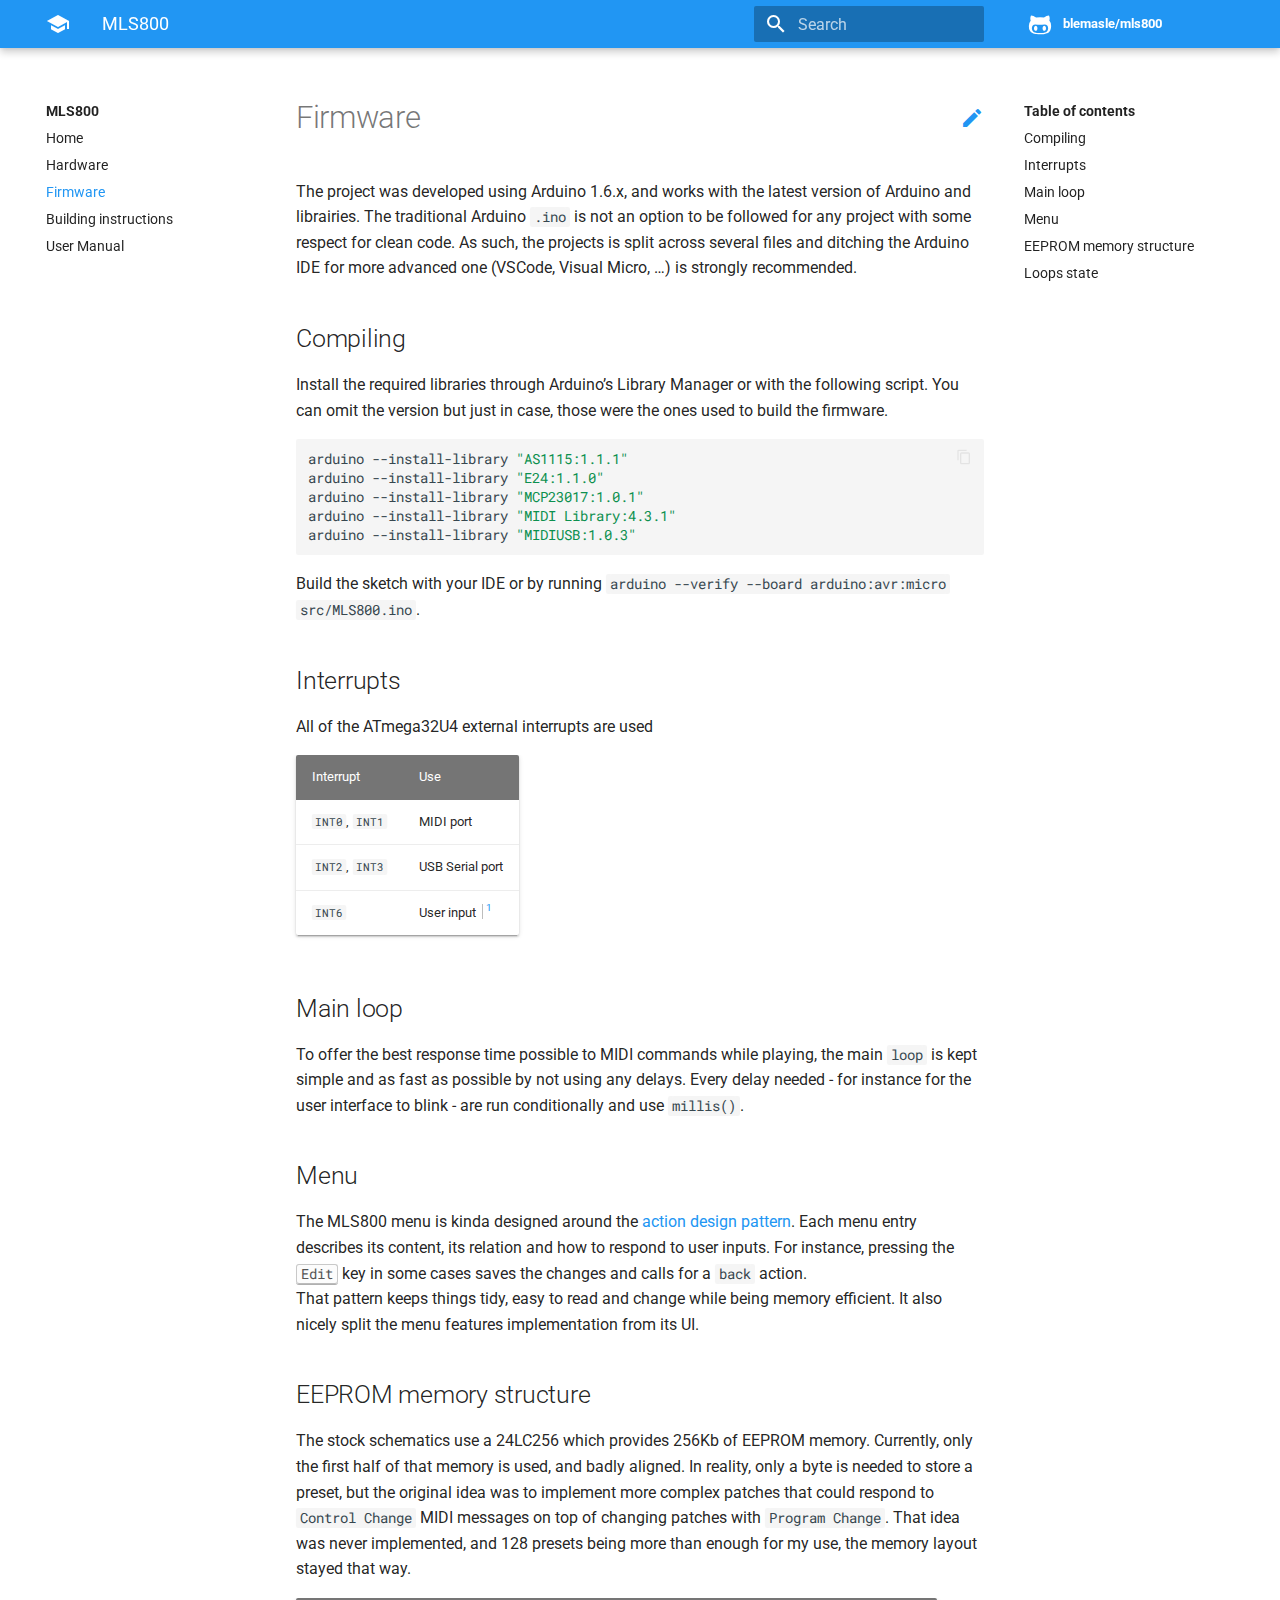
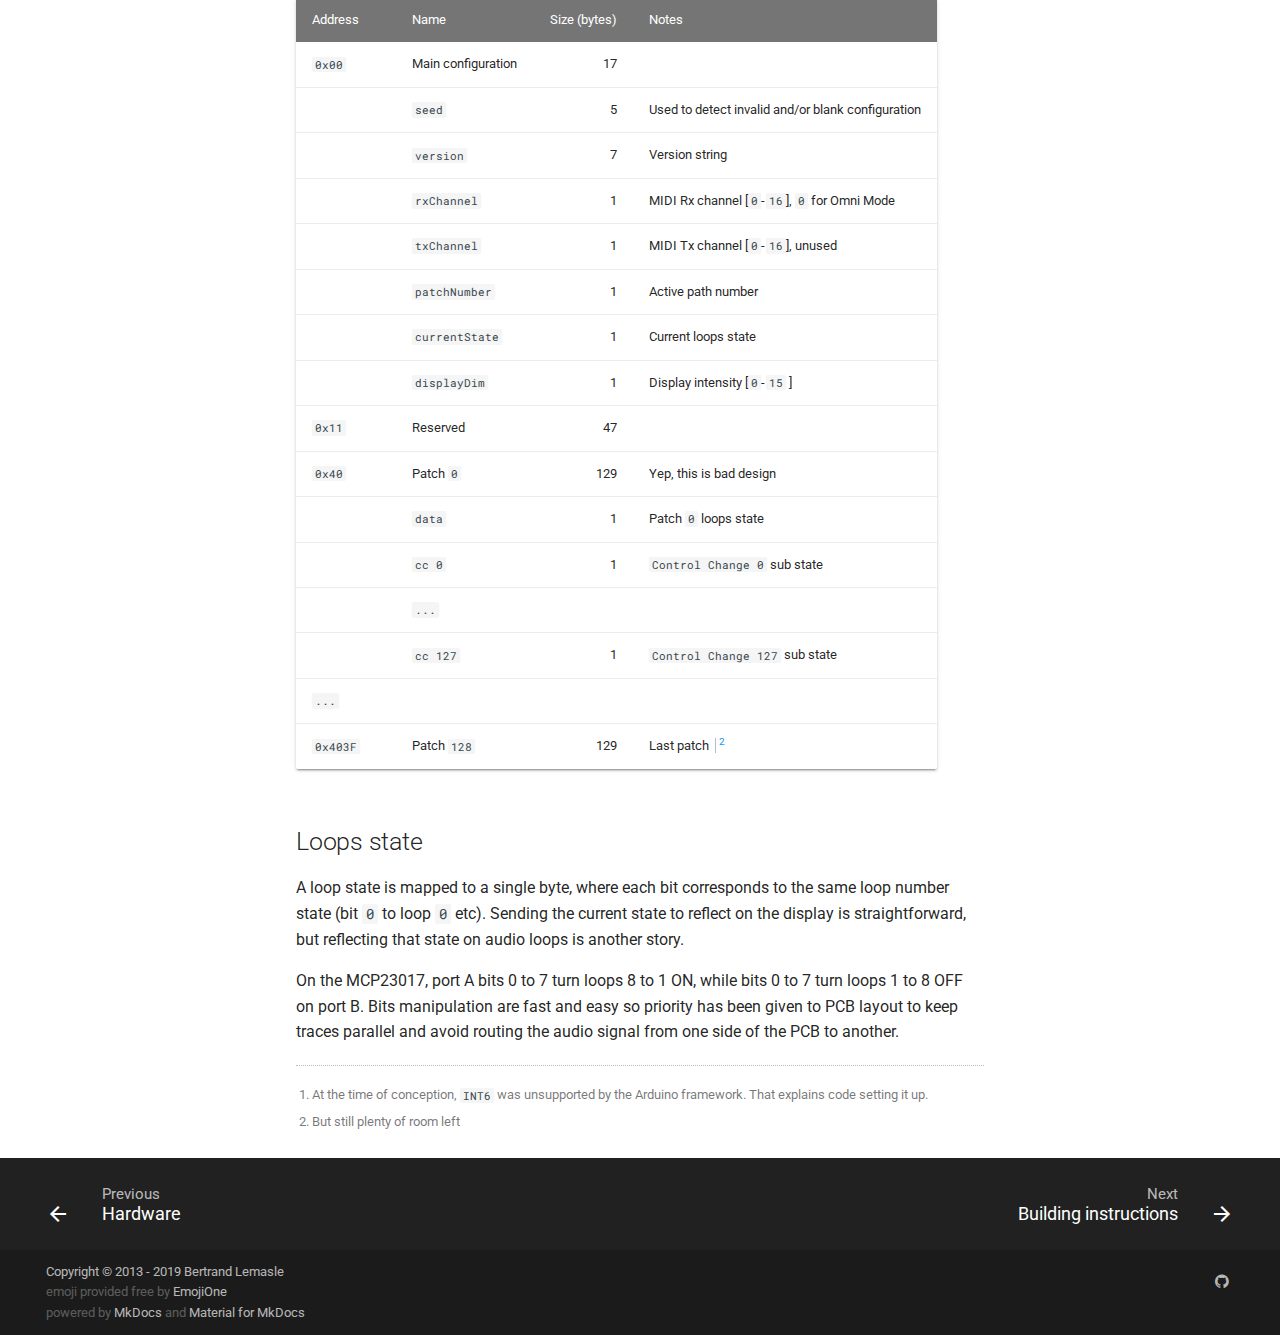
<file: firmware/index.html>
<!doctype html>
<html lang="en" class="no-js">
  <head>
    
      <meta charset="utf-8">
      <meta name="viewport" content="width=device-width,initial-scale=1">
      <meta http-equiv="x-ua-compatible" content="ie=edge">
      
        <meta name="description" content="An open-source MIDI controlled loop switcher">
      
      
        <link rel="canonical" href="https://blemasle.github.io/mls800/firmware/">
      
      
        <meta name="author" content="Bertrand Lemasle">
      
      
        <meta name="lang:clipboard.copy" content="Copy to clipboard">
      
        <meta name="lang:clipboard.copied" content="Copied to clipboard">
      
        <meta name="lang:search.language" content="en">
      
        <meta name="lang:search.pipeline.stopwords" content="True">
      
        <meta name="lang:search.pipeline.trimmer" content="True">
      
        <meta name="lang:search.result.none" content="No matching documents">
      
        <meta name="lang:search.result.one" content="1 matching document">
      
        <meta name="lang:search.result.other" content="# matching documents">
      
        <meta name="lang:search.tokenizer" content="[\s\-]+">
      
      <link rel="shortcut icon" href="../assets/images/favicon.png">
      <meta name="generator" content="mkdocs-1.0.4, mkdocs-material-3.2.0">
    
    
      
        <title>Firmware - MLS800</title>
      
    
    
      <link rel="stylesheet" href="../assets/stylesheets/application.572ca0f0.css">
      
        <link rel="stylesheet" href="../assets/stylesheets/application-palette.22915126.css">
      
      
        
        
        <meta name="theme-color" content="#2196f3">
      
    
    
      <script src="../assets/javascripts/modernizr.8c900955.js"></script>
    
    
      
        <link href="https://fonts.gstatic.com" rel="preconnect" crossorigin>
        <link rel="stylesheet" href="https://fonts.googleapis.com/css?family=Roboto:300,400,400i,700|Roboto+Mono">
        <style>body,input{font-family:"Roboto","Helvetica Neue",Helvetica,Arial,sans-serif}code,kbd,pre{font-family:"Roboto Mono","Courier New",Courier,monospace}</style>
      
    
    <link rel="stylesheet" href="../assets/fonts/material-icons.css">
    
    
      <link rel="stylesheet" href="../extra.css">
    
    
<meta property="og:image" content="https://blemasle.github.io/mls800/assets/product-preview.png">

  </head>
  
    
    
    <body dir="ltr" data-md-color-primary="blue" data-md-color-accent="">
  
    <svg class="md-svg">
      <defs>
        
        
          <svg xmlns="http://www.w3.org/2000/svg" width="416" height="448"
    viewBox="0 0 416 448" id="__github">
  <path fill="currentColor" d="M160 304q0 10-3.125 20.5t-10.75 19-18.125
        8.5-18.125-8.5-10.75-19-3.125-20.5 3.125-20.5 10.75-19 18.125-8.5
        18.125 8.5 10.75 19 3.125 20.5zM320 304q0 10-3.125 20.5t-10.75
        19-18.125 8.5-18.125-8.5-10.75-19-3.125-20.5 3.125-20.5 10.75-19
        18.125-8.5 18.125 8.5 10.75 19 3.125 20.5zM360
        304q0-30-17.25-51t-46.75-21q-10.25 0-48.75 5.25-17.75 2.75-39.25
        2.75t-39.25-2.75q-38-5.25-48.75-5.25-29.5 0-46.75 21t-17.25 51q0 22 8
        38.375t20.25 25.75 30.5 15 35 7.375 37.25 1.75h42q20.5 0
        37.25-1.75t35-7.375 30.5-15 20.25-25.75 8-38.375zM416 260q0 51.75-15.25
        82.75-9.5 19.25-26.375 33.25t-35.25 21.5-42.5 11.875-42.875 5.5-41.75
        1.125q-19.5 0-35.5-0.75t-36.875-3.125-38.125-7.5-34.25-12.875-30.25-20.25-21.5-28.75q-15.5-30.75-15.5-82.75
        0-59.25 34-99-6.75-20.5-6.75-42.5 0-29 12.75-54.5 27 0 47.5 9.875t47.25
        30.875q36.75-8.75 77.25-8.75 37 0 70 8 26.25-20.5
        46.75-30.25t47.25-9.75q12.75 25.5 12.75 54.5 0 21.75-6.75 42 34 40 34
        99.5z" />
</svg>
        
      </defs>
    </svg>
    <input class="md-toggle" data-md-toggle="drawer" type="checkbox" id="__drawer" autocomplete="off">
    <input class="md-toggle" data-md-toggle="search" type="checkbox" id="__search" autocomplete="off">
    <label class="md-overlay" data-md-component="overlay" for="__drawer"></label>
    
      <a href="#firmware" tabindex="1" class="md-skip">
        Skip to content
      </a>
    
    
      <header class="md-header" data-md-component="header">
  <nav class="md-header-nav md-grid">
    <div class="md-flex">
      <div class="md-flex__cell md-flex__cell--shrink">
        <a href="https://blemasle.github.io/mls800/" title="MLS800" class="md-header-nav__button md-logo">
          
            <i class="md-icon"></i>
          
        </a>
      </div>
      <div class="md-flex__cell md-flex__cell--shrink">
        <label class="md-icon md-icon--menu md-header-nav__button" for="__drawer"></label>
      </div>
      <div class="md-flex__cell md-flex__cell--stretch">
        <div class="md-flex__ellipsis md-header-nav__title" data-md-component="title">
          
            
              <span class="md-header-nav__topic">
                MLS800
              </span>
              <span class="md-header-nav__topic">
                Firmware
              </span>
            
          
        </div>
      </div>
      <div class="md-flex__cell md-flex__cell--shrink">
        
          
            <label class="md-icon md-icon--search md-header-nav__button" for="__search"></label>
            
<div class="md-search" data-md-component="search" role="dialog">
  <label class="md-search__overlay" for="__search"></label>
  <div class="md-search__inner" role="search">
    <form class="md-search__form" name="search">
      <input type="text" class="md-search__input" name="query" placeholder="Search" autocapitalize="off" autocorrect="off" autocomplete="off" spellcheck="false" data-md-component="query" data-md-state="active">
      <label class="md-icon md-search__icon" for="__search"></label>
      <button type="reset" class="md-icon md-search__icon" data-md-component="reset" tabindex="-1">
        &#xE5CD;
      </button>
    </form>
    <div class="md-search__output">
      <div class="md-search__scrollwrap" data-md-scrollfix>
        <div class="md-search-result" data-md-component="result">
          <div class="md-search-result__meta">
            Type to start searching
          </div>
          <ol class="md-search-result__list"></ol>
        </div>
      </div>
    </div>
  </div>
</div>
          
        
      </div>
      
        <div class="md-flex__cell md-flex__cell--shrink">
          <div class="md-header-nav__source">
            


  


  <a href="https://github.com/blemasle/mls800/" title="Go to repository" class="md-source" data-md-source="github">
    
      <div class="md-source__icon">
        <svg viewBox="0 0 24 24" width="24" height="24">
          <use xlink:href="#__github" width="24" height="24"></use>
        </svg>
      </div>
    
    <div class="md-source__repository">
      blemasle/mls800
    </div>
  </a>

          </div>
        </div>
      
    </div>
  </nav>
</header>
    
    <div class="md-container">
      
        
      
      
      <main class="md-main">
        <div class="md-main__inner md-grid" data-md-component="container">
          
            
              <div class="md-sidebar md-sidebar--primary" data-md-component="navigation">
                <div class="md-sidebar__scrollwrap">
                  <div class="md-sidebar__inner">
                    <nav class="md-nav md-nav--primary" data-md-level="0">
  <label class="md-nav__title md-nav__title--site" for="__drawer">
    <a href="https://blemasle.github.io/mls800/" title="MLS800" class="md-nav__button md-logo">
      
        <i class="md-icon"></i>
      
    </a>
    MLS800
  </label>
  
    <div class="md-nav__source">
      


  


  <a href="https://github.com/blemasle/mls800/" title="Go to repository" class="md-source" data-md-source="github">
    
      <div class="md-source__icon">
        <svg viewBox="0 0 24 24" width="24" height="24">
          <use xlink:href="#__github" width="24" height="24"></use>
        </svg>
      </div>
    
    <div class="md-source__repository">
      blemasle/mls800
    </div>
  </a>

    </div>
  
  <ul class="md-nav__list" data-md-scrollfix>
    
      
      
      


  <li class="md-nav__item">
    <a href=".." title="Home" class="md-nav__link">
      Home
    </a>
  </li>

    
      
      
      


  <li class="md-nav__item">
    <a href="../hardware/" title="Hardware" class="md-nav__link">
      Hardware
    </a>
  </li>

    
      
      
      

  


  <li class="md-nav__item md-nav__item--active">
    
    <input class="md-toggle md-nav__toggle" data-md-toggle="toc" type="checkbox" id="__toc">
    
      
    
    
      <label class="md-nav__link md-nav__link--active" for="__toc">
        Firmware
      </label>
    
    <a href="./" title="Firmware" class="md-nav__link md-nav__link--active">
      Firmware
    </a>
    
      
<nav class="md-nav md-nav--secondary">
  
  
    
  
  
    <label class="md-nav__title" for="__toc">Table of contents</label>
    <ul class="md-nav__list" data-md-scrollfix>
      
        <li class="md-nav__item">
  <a href="#compiling" title="Compiling" class="md-nav__link">
    Compiling
  </a>
  
</li>
      
        <li class="md-nav__item">
  <a href="#interrupts" title="Interrupts" class="md-nav__link">
    Interrupts
  </a>
  
</li>
      
        <li class="md-nav__item">
  <a href="#main-loop" title="Main loop" class="md-nav__link">
    Main loop
  </a>
  
</li>
      
        <li class="md-nav__item">
  <a href="#menu" title="Menu" class="md-nav__link">
    Menu
  </a>
  
</li>
      
        <li class="md-nav__item">
  <a href="#eeprom-memory-structure" title="EEPROM memory structure" class="md-nav__link">
    EEPROM memory structure
  </a>
  
</li>
      
        <li class="md-nav__item">
  <a href="#loops-state" title="Loops state" class="md-nav__link">
    Loops state
  </a>
  
</li>
      
      
      
      
      
    </ul>
  
</nav>
    
  </li>

    
      
      
      


  <li class="md-nav__item">
    <a href="../building/" title="Building instructions" class="md-nav__link">
      Building instructions
    </a>
  </li>

    
      
      
      


  <li class="md-nav__item">
    <a href="../manual/" title="User Manual" class="md-nav__link">
      User Manual
    </a>
  </li>

    
  </ul>
</nav>
                  </div>
                </div>
              </div>
            
            
              <div class="md-sidebar md-sidebar--secondary" data-md-component="toc">
                <div class="md-sidebar__scrollwrap">
                  <div class="md-sidebar__inner">
                    
<nav class="md-nav md-nav--secondary">
  
  
    
  
  
    <label class="md-nav__title" for="__toc">Table of contents</label>
    <ul class="md-nav__list" data-md-scrollfix>
      
        <li class="md-nav__item">
  <a href="#compiling" title="Compiling" class="md-nav__link">
    Compiling
  </a>
  
</li>
      
        <li class="md-nav__item">
  <a href="#interrupts" title="Interrupts" class="md-nav__link">
    Interrupts
  </a>
  
</li>
      
        <li class="md-nav__item">
  <a href="#main-loop" title="Main loop" class="md-nav__link">
    Main loop
  </a>
  
</li>
      
        <li class="md-nav__item">
  <a href="#menu" title="Menu" class="md-nav__link">
    Menu
  </a>
  
</li>
      
        <li class="md-nav__item">
  <a href="#eeprom-memory-structure" title="EEPROM memory structure" class="md-nav__link">
    EEPROM memory structure
  </a>
  
</li>
      
        <li class="md-nav__item">
  <a href="#loops-state" title="Loops state" class="md-nav__link">
    Loops state
  </a>
  
</li>
      
      
      
      
      
    </ul>
  
</nav>
                  </div>
                </div>
              </div>
            
          
          <div class="md-content">
            <article class="md-content__inner md-typeset">
              
                
                  <a href="https://github.com/blemasle/mls800/edit/master/docs/firmware.md" title="Edit this page" class="md-icon md-content__icon">&#xE3C9;</a>
                
                
                <h1 id="firmware">Firmware<a class="headerlink" href="#firmware" title="Permanent link">&para;</a></h1>
<p>The project was developed using Arduino 1.6.x, and works with the latest version of Arduino and librairies. The traditional Arduino <code>.ino</code> is not an option to be followed for any project with some respect for clean code. As such, the projects is split across several files and ditching the Arduino IDE for more advanced one (VSCode, Visual Micro, &hellip;) is strongly recommended.</p>
<h2 id="compiling">Compiling<a class="headerlink" href="#compiling" title="Permanent link">&para;</a></h2>
<p>Install the required libraries through Arduino&rsquo;s Library Manager or with the following script. You can omit the version but just in case, those were the ones used to build the firmware.</p>
<div class="codehilite"><pre><span></span>arduino --install-library <span class="s2">&quot;AS1115:1.1.1&quot;</span>
arduino --install-library <span class="s2">&quot;E24:1.1.0&quot;</span>
arduino --install-library <span class="s2">&quot;MCP23017:1.0.1&quot;</span>
arduino --install-library <span class="s2">&quot;MIDI Library:4.3.1&quot;</span>
arduino --install-library <span class="s2">&quot;MIDIUSB:1.0.3&quot;</span>
</pre></div>

<p>Build the sketch with your IDE or by running <code>arduino --verify --board arduino:avr:micro src/MLS800.ino</code>.</p>
<h2 id="interrupts">Interrupts<a class="headerlink" href="#interrupts" title="Permanent link">&para;</a></h2>
<p>All of the ATmega32U4 external interrupts are used</p>
<table>
<thead>
<tr>
<th>Interrupt</th>
<th>Use</th>
</tr>
</thead>
<tbody>
<tr>
<td><code>INT0</code>, <code>INT1</code></td>
<td>MIDI port</td>
</tr>
<tr>
<td><code>INT2</code>, <code>INT3</code></td>
<td>USB Serial port</td>
</tr>
<tr>
<td><code>INT6</code></td>
<td>User input <sup id="fnref:1"><a class="footnote-ref" href="#fn:1" rel="footnote">1</a></sup></td>
</tr>
</tbody>
</table>
<h2 id="main-loop">Main loop<a class="headerlink" href="#main-loop" title="Permanent link">&para;</a></h2>
<p>To offer the best response time possible to MIDI commands while playing, the main <code>loop</code> is kept simple and as fast as possible by not using any delays. Every delay needed - for instance for the user interface to blink - are run conditionally and use <code>millis()</code>.</p>
<h2 id="menu">Menu<a class="headerlink" href="#menu" title="Permanent link">&para;</a></h2>
<p>The MLS800 menu is kinda designed around the <a href="https://en.wikipedia.org/wiki/Command_pattern">action design pattern</a>. Each menu entry describes its content, its relation and how to respond to user inputs. For instance, pressing the <span class="keys"><kbd>Edit</kbd></span> key in some cases saves the changes and calls for a <code>back</code> action.<br />
That pattern keeps things tidy, easy to read and change while being memory efficient. It also nicely split the menu features implementation from its UI.</p>
<h2 id="eeprom-memory-structure">EEPROM memory structure<a class="headerlink" href="#eeprom-memory-structure" title="Permanent link">&para;</a></h2>
<p>The stock schematics use a 24LC256 which provides 256Kb of EEPROM memory. Currently, only the first half of that memory is used, and badly aligned. In reality, only a byte is needed to store a preset, but the original idea was to implement more complex patches that could respond to <code>Control Change</code> MIDI messages on top of changing patches with <code>Program Change</code>. That idea was never implemented, and 128 presets being more than enough for my use, the memory layout stayed that way.</p>
<table>
<thead>
<tr>
<th>Address</th>
<th>Name</th>
<th align="right">Size (bytes)</th>
<th>Notes</th>
</tr>
</thead>
<tbody>
<tr>
<td><code>0x00</code></td>
<td>Main configuration</td>
<td align="right">17</td>
<td></td>
</tr>
<tr>
<td></td>
<td><code>seed</code></td>
<td align="right">5</td>
<td>Used to detect invalid and/or blank configuration</td>
</tr>
<tr>
<td></td>
<td><code>version</code></td>
<td align="right">7</td>
<td>Version string</td>
</tr>
<tr>
<td></td>
<td><code>rxChannel</code></td>
<td align="right">1</td>
<td>MIDI Rx channel [<code>0</code>-<code>16</code>], <code>0</code> for Omni Mode</td>
</tr>
<tr>
<td></td>
<td><code>txChannel</code></td>
<td align="right">1</td>
<td>MIDI Tx channel [<code>0</code>-<code>16</code>], unused</td>
</tr>
<tr>
<td></td>
<td><code>patchNumber</code></td>
<td align="right">1</td>
<td>Active path number</td>
</tr>
<tr>
<td></td>
<td><code>currentState</code></td>
<td align="right">1</td>
<td>Current loops state</td>
</tr>
<tr>
<td></td>
<td><code>displayDim</code></td>
<td align="right">1</td>
<td>Display intensity [<code>0</code>-<code>15</code> ]</td>
</tr>
<tr>
<td><code>0x11</code></td>
<td>Reserved</td>
<td align="right">47</td>
<td></td>
</tr>
<tr>
<td><code>0x40</code></td>
<td>Patch <code>0</code></td>
<td align="right">129</td>
<td>Yep, this is bad design</td>
</tr>
<tr>
<td></td>
<td><code>data</code></td>
<td align="right">1</td>
<td>Patch <code>0</code> loops state</td>
</tr>
<tr>
<td></td>
<td><code>cc 0</code></td>
<td align="right">1</td>
<td><code>Control Change 0</code> sub state</td>
</tr>
<tr>
<td></td>
<td><code>...</code></td>
<td align="right"></td>
<td></td>
</tr>
<tr>
<td></td>
<td><code>cc 127</code></td>
<td align="right">1</td>
<td><code>Control Change 127</code> sub state</td>
</tr>
<tr>
<td><code>...</code></td>
<td></td>
<td align="right"></td>
<td></td>
</tr>
<tr>
<td><code>0x403F</code></td>
<td>Patch <code>128</code></td>
<td align="right">129</td>
<td>Last patch <sup id="fnref:2"><a class="footnote-ref" href="#fn:2" rel="footnote">2</a></sup></td>
</tr>
</tbody>
</table>
<h2 id="loops-state">Loops state<a class="headerlink" href="#loops-state" title="Permanent link">&para;</a></h2>
<p>A loop state is mapped to a single byte, where each bit corresponds to the same loop number state (bit <code>0</code> to loop <code>0</code> etc). Sending the current state to reflect on the display is straightforward, but reflecting that state on audio loops is another story. </p>
<p>On the MCP23017, port A bits 0 to 7 turn loops 8 to 1 ON, while bits 0 to 7 turn loops 1 to 8 OFF on port B. Bits manipulation are fast and easy so priority has been given to PCB layout to keep traces parallel and avoid routing the audio signal from one side of the PCB to another.</p>
<div class="footnote">
<hr />
<ol>
<li id="fn:1">
<p>At the time of conception, <code>INT6</code> was unsupported by the Arduino framework. That explains code setting it up.&#160;<a class="footnote-backref" href="#fnref:1" rev="footnote" title="Jump back to footnote 1 in the text">&#8617;</a></p>
</li>
<li id="fn:2">
<p>But still plenty of room left&#160;<a class="footnote-backref" href="#fnref:2" rev="footnote" title="Jump back to footnote 2 in the text">&#8617;</a></p>
</li>
</ol>
</div>
                
                  
                
              
              
                


              
            </article>
          </div>
        </div>
      </main>
      
        
<footer class="md-footer">
  
    <div class="md-footer-nav">
      <nav class="md-footer-nav__inner md-grid">
        
          <a href="../hardware/" title="Hardware" class="md-flex md-footer-nav__link md-footer-nav__link--prev" rel="prev">
            <div class="md-flex__cell md-flex__cell--shrink">
              <i class="md-icon md-icon--arrow-back md-footer-nav__button"></i>
            </div>
            <div class="md-flex__cell md-flex__cell--stretch md-footer-nav__title">
              <span class="md-flex__ellipsis">
                <span class="md-footer-nav__direction">
                  Previous
                </span>
                Hardware
              </span>
            </div>
          </a>
        
        
          <a href="../building/" title="Building instructions" class="md-flex md-footer-nav__link md-footer-nav__link--next" rel="next">
            <div class="md-flex__cell md-flex__cell--stretch md-footer-nav__title">
              <span class="md-flex__ellipsis">
                <span class="md-footer-nav__direction">
                  Next
                </span>
                Building instructions
              </span>
            </div>
            <div class="md-flex__cell md-flex__cell--shrink">
              <i class="md-icon md-icon--arrow-forward md-footer-nav__button"></i>
            </div>
          </a>
        
      </nav>
    </div>
  
  <div class="md-footer-meta md-typeset">
    <div class="md-footer-meta__inner md-grid">
      <div class="md-footer-copyright">
        
          <div class="md-footer-copyright__highlight">
            Copyright &copy; 2013 - 2019 <a href="https://github.com/blemasle">Bertrand Lemasle</a>
<br><span class="md-footer-custom-text">emoji provided free by </span><a href="http://www.emojione.com">EmojiOne</a>

          </div>
        
        powered by
        <a href="https://www.mkdocs.org">MkDocs</a>
        and
        <a href="https://squidfunk.github.io/mkdocs-material/">
          Material for MkDocs</a>
      </div>
      
        
  <div class="md-footer-social">
    <link rel="stylesheet" href="../assets/fonts/font-awesome.css">
    
      <a href="https://github.com/blemasle" class="md-footer-social__link fa fa-github"></a>
    
  </div>

      
    </div>
  </div>
</footer>
      
    </div>
    
      <script src="../assets/javascripts/application.b41f3d20.js"></script>
      
      <script>app.initialize({version:"1.0.4",url:{base:".."}})</script>
      
        <script src="../uml.js"></script>
      
    
    
      
    
  </body>
</html>
</file>
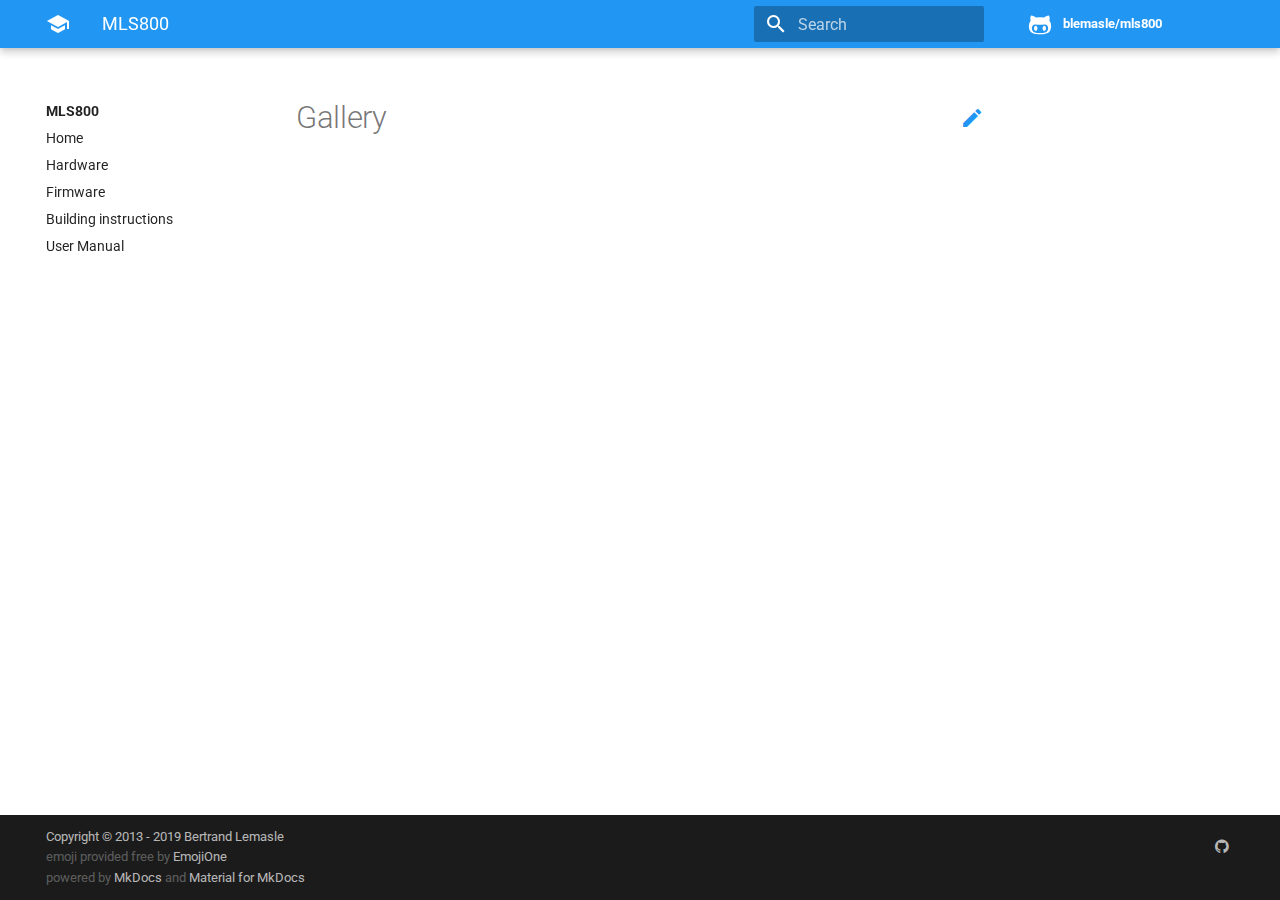
<file: gallery/index.html>
<!doctype html>
<html lang="en" class="no-js">
  <head>
    
      <meta charset="utf-8">
      <meta name="viewport" content="width=device-width,initial-scale=1">
      <meta http-equiv="x-ua-compatible" content="ie=edge">
      
        <meta name="description" content="An open-source MIDI controlled loop switcher">
      
      
        <link rel="canonical" href="https://blemasle.github.io/mls800/gallery/">
      
      
        <meta name="author" content="Bertrand Lemasle">
      
      
        <meta name="lang:clipboard.copy" content="Copy to clipboard">
      
        <meta name="lang:clipboard.copied" content="Copied to clipboard">
      
        <meta name="lang:search.language" content="en">
      
        <meta name="lang:search.pipeline.stopwords" content="True">
      
        <meta name="lang:search.pipeline.trimmer" content="True">
      
        <meta name="lang:search.result.none" content="No matching documents">
      
        <meta name="lang:search.result.one" content="1 matching document">
      
        <meta name="lang:search.result.other" content="# matching documents">
      
        <meta name="lang:search.tokenizer" content="[\s\-]+">
      
      <link rel="shortcut icon" href="../assets/images/favicon.png">
      <meta name="generator" content="mkdocs-1.0.4, mkdocs-material-3.2.0">
    
    
      
        <title>Gallery - MLS800</title>
      
    
    
      <link rel="stylesheet" href="../assets/stylesheets/application.572ca0f0.css">
      
        <link rel="stylesheet" href="../assets/stylesheets/application-palette.22915126.css">
      
      
        
        
        <meta name="theme-color" content="#2196f3">
      
    
    
      <script src="../assets/javascripts/modernizr.8c900955.js"></script>
    
    
      
        <link href="https://fonts.gstatic.com" rel="preconnect" crossorigin>
        <link rel="stylesheet" href="https://fonts.googleapis.com/css?family=Roboto:300,400,400i,700|Roboto+Mono">
        <style>body,input{font-family:"Roboto","Helvetica Neue",Helvetica,Arial,sans-serif}code,kbd,pre{font-family:"Roboto Mono","Courier New",Courier,monospace}</style>
      
    
    <link rel="stylesheet" href="../assets/fonts/material-icons.css">
    
    
      <link rel="stylesheet" href="../extra.css">
    
    
<meta property="og:image" content="https://blemasle.github.io/mls800/assets/product-preview.png">

  </head>
  
    
    
    <body dir="ltr" data-md-color-primary="blue" data-md-color-accent="">
  
    <svg class="md-svg">
      <defs>
        
        
          <svg xmlns="http://www.w3.org/2000/svg" width="416" height="448"
    viewBox="0 0 416 448" id="__github">
  <path fill="currentColor" d="M160 304q0 10-3.125 20.5t-10.75 19-18.125
        8.5-18.125-8.5-10.75-19-3.125-20.5 3.125-20.5 10.75-19 18.125-8.5
        18.125 8.5 10.75 19 3.125 20.5zM320 304q0 10-3.125 20.5t-10.75
        19-18.125 8.5-18.125-8.5-10.75-19-3.125-20.5 3.125-20.5 10.75-19
        18.125-8.5 18.125 8.5 10.75 19 3.125 20.5zM360
        304q0-30-17.25-51t-46.75-21q-10.25 0-48.75 5.25-17.75 2.75-39.25
        2.75t-39.25-2.75q-38-5.25-48.75-5.25-29.5 0-46.75 21t-17.25 51q0 22 8
        38.375t20.25 25.75 30.5 15 35 7.375 37.25 1.75h42q20.5 0
        37.25-1.75t35-7.375 30.5-15 20.25-25.75 8-38.375zM416 260q0 51.75-15.25
        82.75-9.5 19.25-26.375 33.25t-35.25 21.5-42.5 11.875-42.875 5.5-41.75
        1.125q-19.5 0-35.5-0.75t-36.875-3.125-38.125-7.5-34.25-12.875-30.25-20.25-21.5-28.75q-15.5-30.75-15.5-82.75
        0-59.25 34-99-6.75-20.5-6.75-42.5 0-29 12.75-54.5 27 0 47.5 9.875t47.25
        30.875q36.75-8.75 77.25-8.75 37 0 70 8 26.25-20.5
        46.75-30.25t47.25-9.75q12.75 25.5 12.75 54.5 0 21.75-6.75 42 34 40 34
        99.5z" />
</svg>
        
      </defs>
    </svg>
    <input class="md-toggle" data-md-toggle="drawer" type="checkbox" id="__drawer" autocomplete="off">
    <input class="md-toggle" data-md-toggle="search" type="checkbox" id="__search" autocomplete="off">
    <label class="md-overlay" data-md-component="overlay" for="__drawer"></label>
    
      <a href="#gallery" tabindex="1" class="md-skip">
        Skip to content
      </a>
    
    
      <header class="md-header" data-md-component="header">
  <nav class="md-header-nav md-grid">
    <div class="md-flex">
      <div class="md-flex__cell md-flex__cell--shrink">
        <a href="https://blemasle.github.io/mls800/" title="MLS800" class="md-header-nav__button md-logo">
          
            <i class="md-icon"></i>
          
        </a>
      </div>
      <div class="md-flex__cell md-flex__cell--shrink">
        <label class="md-icon md-icon--menu md-header-nav__button" for="__drawer"></label>
      </div>
      <div class="md-flex__cell md-flex__cell--stretch">
        <div class="md-flex__ellipsis md-header-nav__title" data-md-component="title">
          
            
              <span class="md-header-nav__topic">
                MLS800
              </span>
              <span class="md-header-nav__topic">
                Gallery
              </span>
            
          
        </div>
      </div>
      <div class="md-flex__cell md-flex__cell--shrink">
        
          
            <label class="md-icon md-icon--search md-header-nav__button" for="__search"></label>
            
<div class="md-search" data-md-component="search" role="dialog">
  <label class="md-search__overlay" for="__search"></label>
  <div class="md-search__inner" role="search">
    <form class="md-search__form" name="search">
      <input type="text" class="md-search__input" name="query" placeholder="Search" autocapitalize="off" autocorrect="off" autocomplete="off" spellcheck="false" data-md-component="query" data-md-state="active">
      <label class="md-icon md-search__icon" for="__search"></label>
      <button type="reset" class="md-icon md-search__icon" data-md-component="reset" tabindex="-1">
        &#xE5CD;
      </button>
    </form>
    <div class="md-search__output">
      <div class="md-search__scrollwrap" data-md-scrollfix>
        <div class="md-search-result" data-md-component="result">
          <div class="md-search-result__meta">
            Type to start searching
          </div>
          <ol class="md-search-result__list"></ol>
        </div>
      </div>
    </div>
  </div>
</div>
          
        
      </div>
      
        <div class="md-flex__cell md-flex__cell--shrink">
          <div class="md-header-nav__source">
            


  


  <a href="https://github.com/blemasle/mls800/" title="Go to repository" class="md-source" data-md-source="github">
    
      <div class="md-source__icon">
        <svg viewBox="0 0 24 24" width="24" height="24">
          <use xlink:href="#__github" width="24" height="24"></use>
        </svg>
      </div>
    
    <div class="md-source__repository">
      blemasle/mls800
    </div>
  </a>

          </div>
        </div>
      
    </div>
  </nav>
</header>
    
    <div class="md-container">
      
        
      
      
      <main class="md-main">
        <div class="md-main__inner md-grid" data-md-component="container">
          
            
              <div class="md-sidebar md-sidebar--primary" data-md-component="navigation">
                <div class="md-sidebar__scrollwrap">
                  <div class="md-sidebar__inner">
                    <nav class="md-nav md-nav--primary" data-md-level="0">
  <label class="md-nav__title md-nav__title--site" for="__drawer">
    <a href="https://blemasle.github.io/mls800/" title="MLS800" class="md-nav__button md-logo">
      
        <i class="md-icon"></i>
      
    </a>
    MLS800
  </label>
  
    <div class="md-nav__source">
      


  


  <a href="https://github.com/blemasle/mls800/" title="Go to repository" class="md-source" data-md-source="github">
    
      <div class="md-source__icon">
        <svg viewBox="0 0 24 24" width="24" height="24">
          <use xlink:href="#__github" width="24" height="24"></use>
        </svg>
      </div>
    
    <div class="md-source__repository">
      blemasle/mls800
    </div>
  </a>

    </div>
  
  <ul class="md-nav__list" data-md-scrollfix>
    
      
      
      


  <li class="md-nav__item">
    <a href=".." title="Home" class="md-nav__link">
      Home
    </a>
  </li>

    
      
      
      


  <li class="md-nav__item">
    <a href="../hardware/" title="Hardware" class="md-nav__link">
      Hardware
    </a>
  </li>

    
      
      
      


  <li class="md-nav__item">
    <a href="../firmware/" title="Firmware" class="md-nav__link">
      Firmware
    </a>
  </li>

    
      
      
      


  <li class="md-nav__item">
    <a href="../building/" title="Building instructions" class="md-nav__link">
      Building instructions
    </a>
  </li>

    
      
      
      


  <li class="md-nav__item">
    <a href="../manual/" title="User Manual" class="md-nav__link">
      User Manual
    </a>
  </li>

    
  </ul>
</nav>
                  </div>
                </div>
              </div>
            
            
              <div class="md-sidebar md-sidebar--secondary" data-md-component="toc">
                <div class="md-sidebar__scrollwrap">
                  <div class="md-sidebar__inner">
                    
<nav class="md-nav md-nav--secondary">
  
  
    
  
  
</nav>
                  </div>
                </div>
              </div>
            
          
          <div class="md-content">
            <article class="md-content__inner md-typeset">
              
                
                  <a href="https://github.com/blemasle/mls800/edit/master/docs/gallery.md" title="Edit this page" class="md-icon md-content__icon">&#xE3C9;</a>
                
                
                <h1 id="gallery">Gallery<a class="headerlink" href="#gallery" title="Permanent link">&para;</a></h1>
                
                  
                
              
              
                


              
            </article>
          </div>
        </div>
      </main>
      
        
<footer class="md-footer">
  
  <div class="md-footer-meta md-typeset">
    <div class="md-footer-meta__inner md-grid">
      <div class="md-footer-copyright">
        
          <div class="md-footer-copyright__highlight">
            Copyright &copy; 2013 - 2019 <a href="https://github.com/blemasle">Bertrand Lemasle</a>
<br><span class="md-footer-custom-text">emoji provided free by </span><a href="http://www.emojione.com">EmojiOne</a>

          </div>
        
        powered by
        <a href="https://www.mkdocs.org">MkDocs</a>
        and
        <a href="https://squidfunk.github.io/mkdocs-material/">
          Material for MkDocs</a>
      </div>
      
        
  <div class="md-footer-social">
    <link rel="stylesheet" href="../assets/fonts/font-awesome.css">
    
      <a href="https://github.com/blemasle" class="md-footer-social__link fa fa-github"></a>
    
  </div>

      
    </div>
  </div>
</footer>
      
    </div>
    
      <script src="../assets/javascripts/application.b41f3d20.js"></script>
      
      <script>app.initialize({version:"1.0.4",url:{base:".."}})</script>
      
        <script src="../uml.js"></script>
      
    
    
      
    
  </body>
</html>
</file>
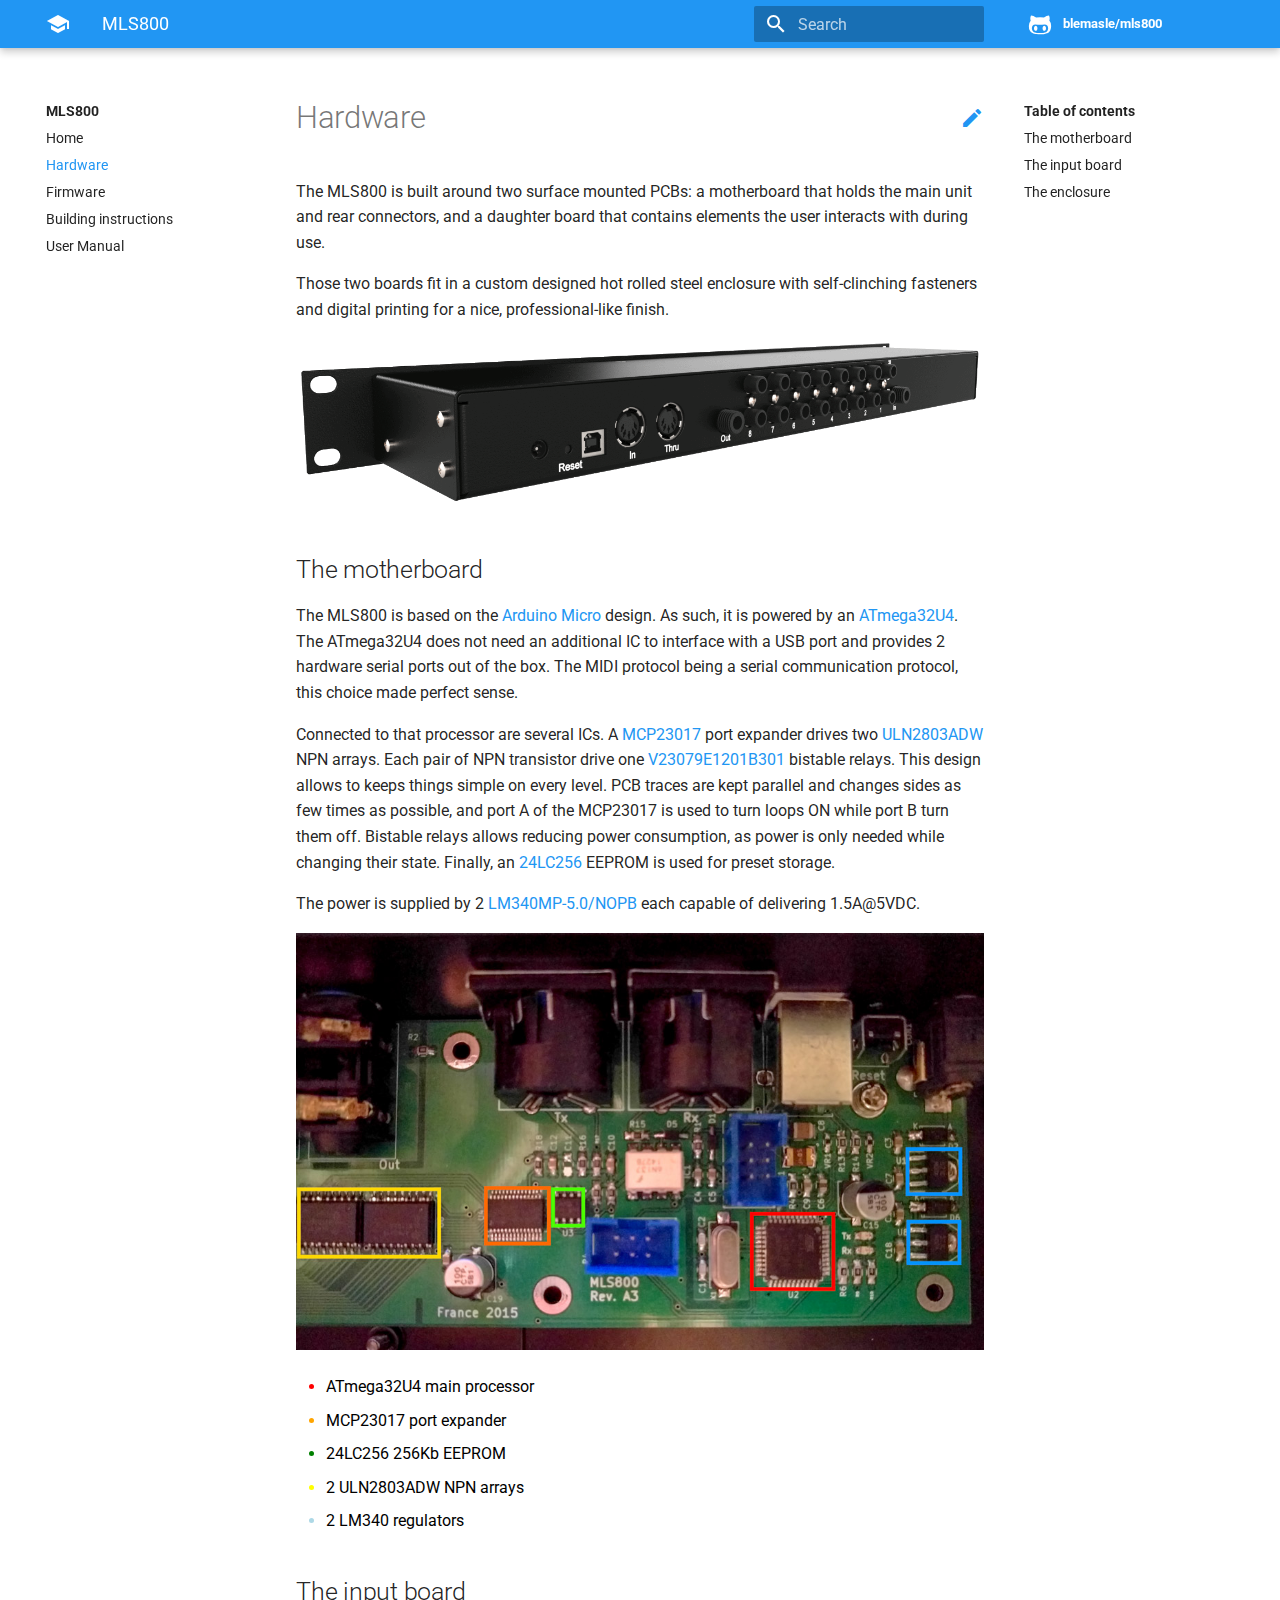
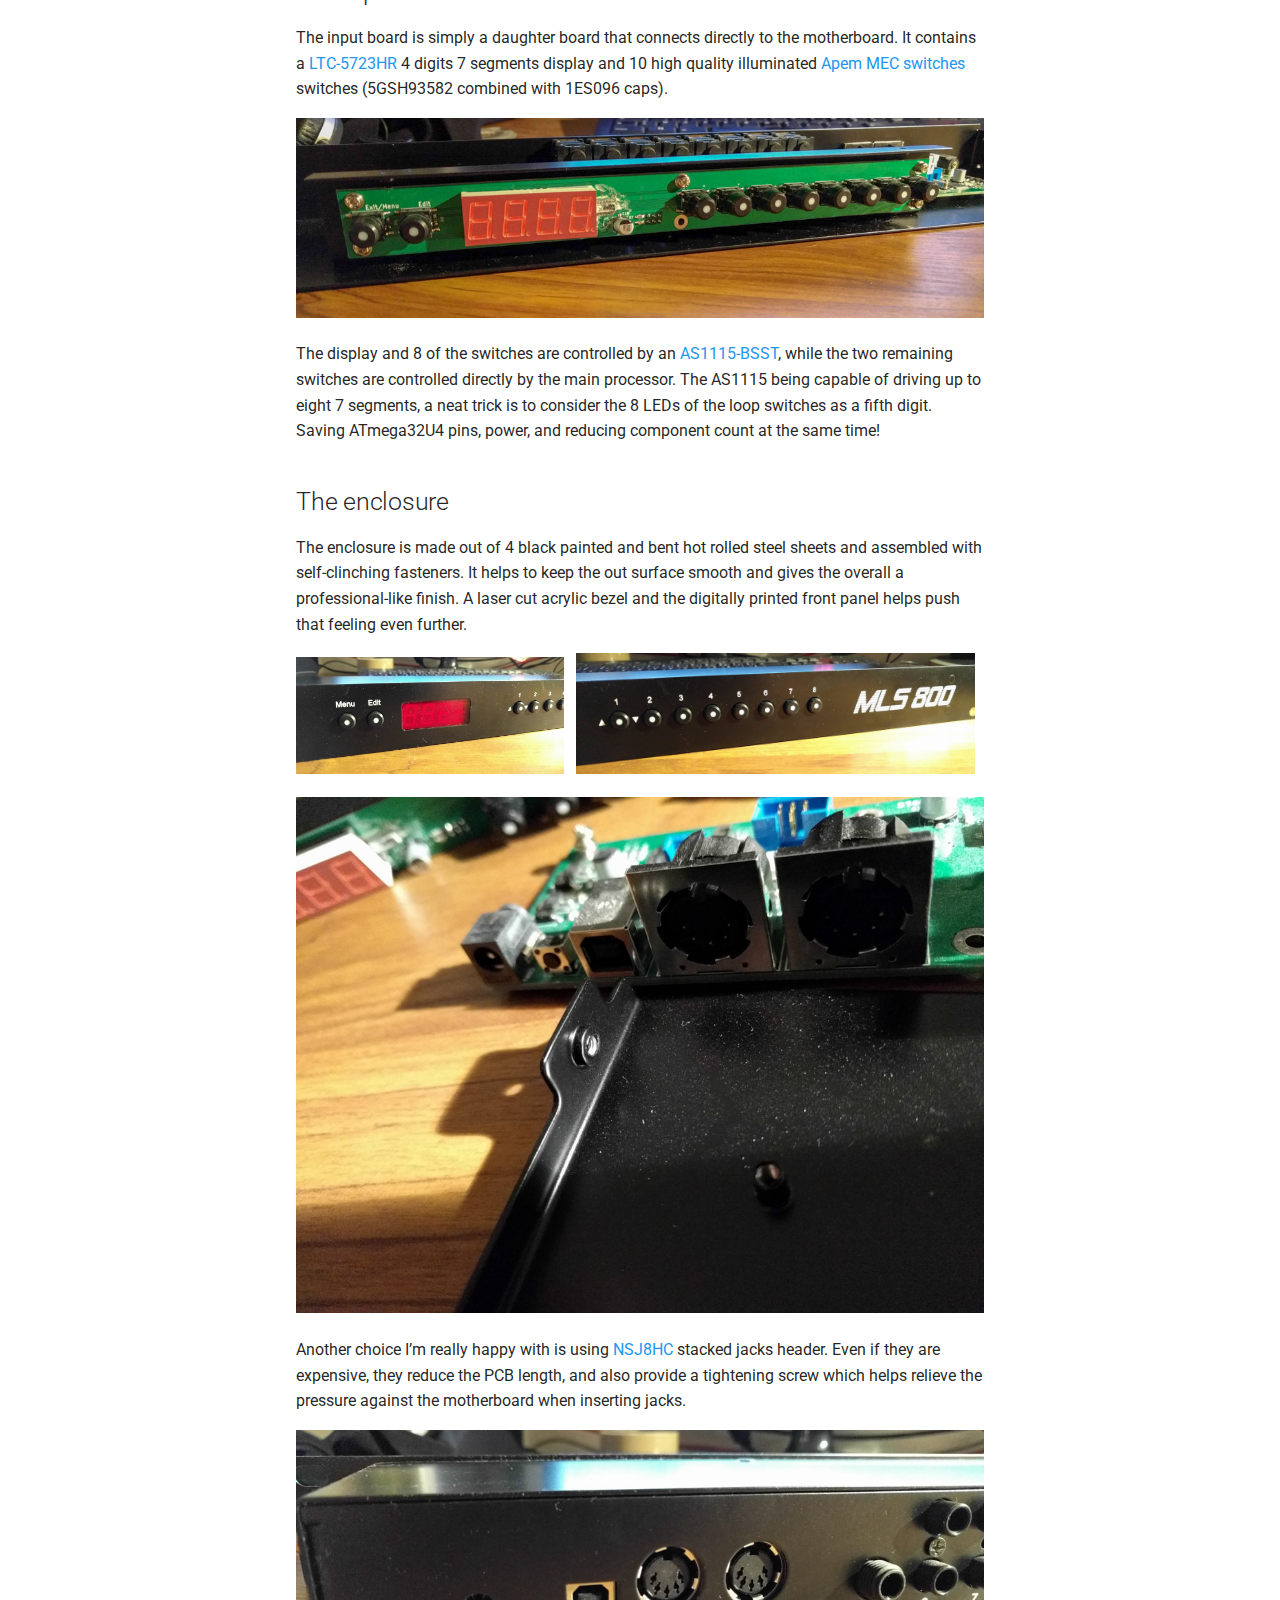
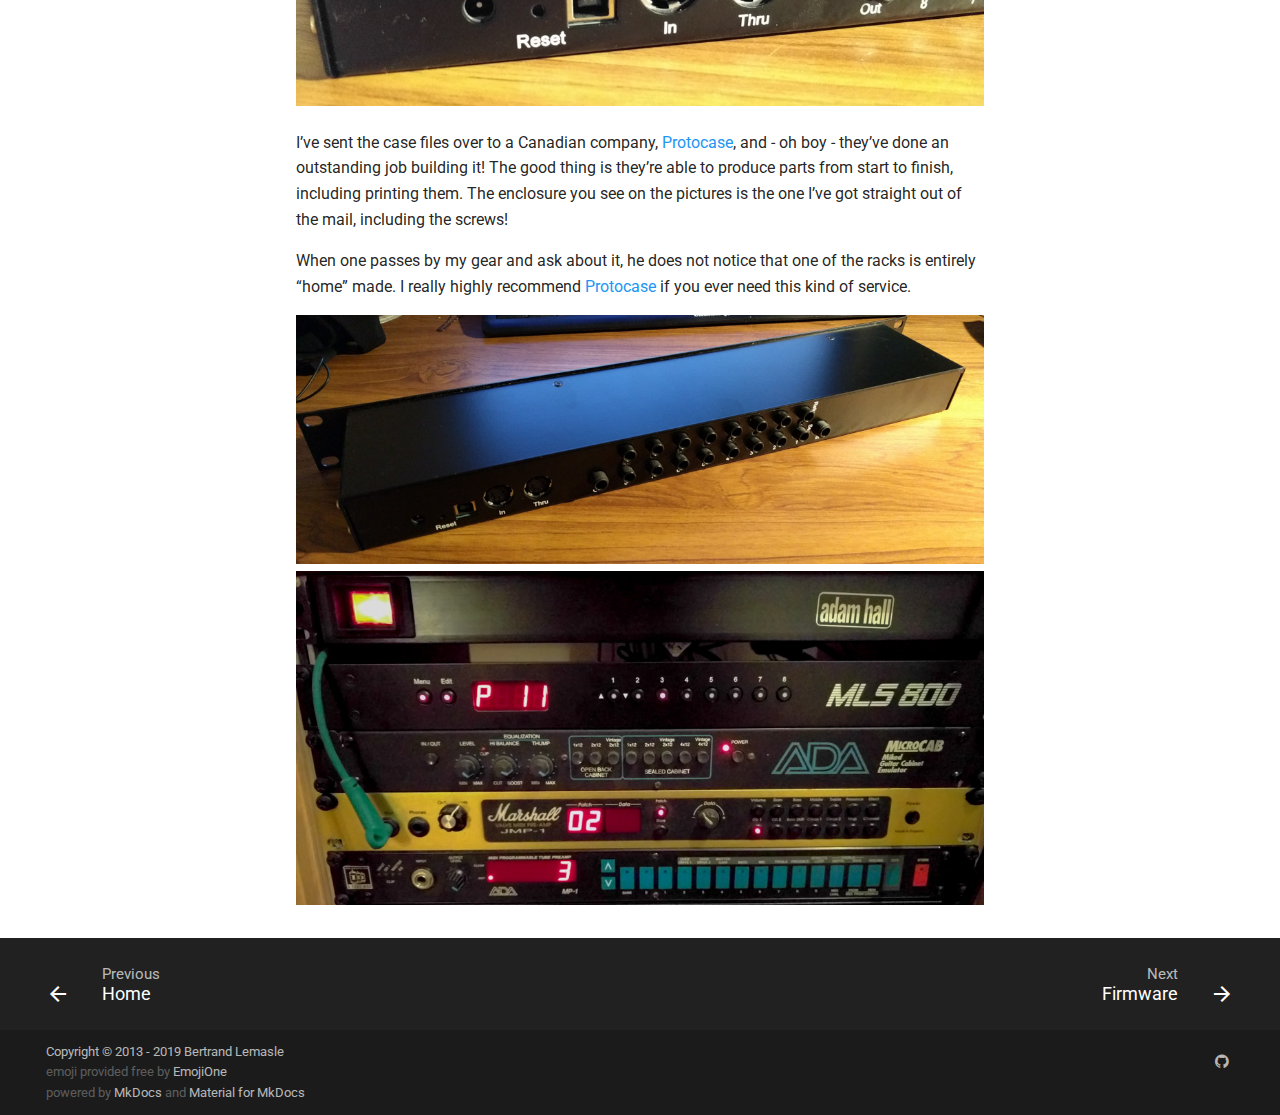
<file: hardware/index.html>
<!doctype html>
<html lang="en" class="no-js">
  <head>
    
      <meta charset="utf-8">
      <meta name="viewport" content="width=device-width,initial-scale=1">
      <meta http-equiv="x-ua-compatible" content="ie=edge">
      
        <meta name="description" content="An open-source MIDI controlled loop switcher">
      
      
        <link rel="canonical" href="https://blemasle.github.io/mls800/hardware/">
      
      
        <meta name="author" content="Bertrand Lemasle">
      
      
        <meta name="lang:clipboard.copy" content="Copy to clipboard">
      
        <meta name="lang:clipboard.copied" content="Copied to clipboard">
      
        <meta name="lang:search.language" content="en">
      
        <meta name="lang:search.pipeline.stopwords" content="True">
      
        <meta name="lang:search.pipeline.trimmer" content="True">
      
        <meta name="lang:search.result.none" content="No matching documents">
      
        <meta name="lang:search.result.one" content="1 matching document">
      
        <meta name="lang:search.result.other" content="# matching documents">
      
        <meta name="lang:search.tokenizer" content="[\s\-]+">
      
      <link rel="shortcut icon" href="../assets/images/favicon.png">
      <meta name="generator" content="mkdocs-1.0.4, mkdocs-material-3.2.0">
    
    
      
        <title>Hardware - MLS800</title>
      
    
    
      <link rel="stylesheet" href="../assets/stylesheets/application.572ca0f0.css">
      
        <link rel="stylesheet" href="../assets/stylesheets/application-palette.22915126.css">
      
      
        
        
        <meta name="theme-color" content="#2196f3">
      
    
    
      <script src="../assets/javascripts/modernizr.8c900955.js"></script>
    
    
      
        <link href="https://fonts.gstatic.com" rel="preconnect" crossorigin>
        <link rel="stylesheet" href="https://fonts.googleapis.com/css?family=Roboto:300,400,400i,700|Roboto+Mono">
        <style>body,input{font-family:"Roboto","Helvetica Neue",Helvetica,Arial,sans-serif}code,kbd,pre{font-family:"Roboto Mono","Courier New",Courier,monospace}</style>
      
    
    <link rel="stylesheet" href="../assets/fonts/material-icons.css">
    
    
      <link rel="stylesheet" href="../extra.css">
    
    
<meta property="og:image" content="https://blemasle.github.io/mls800/assets/product-preview.png">

  </head>
  
    
    
    <body dir="ltr" data-md-color-primary="blue" data-md-color-accent="">
  
    <svg class="md-svg">
      <defs>
        
        
          <svg xmlns="http://www.w3.org/2000/svg" width="416" height="448"
    viewBox="0 0 416 448" id="__github">
  <path fill="currentColor" d="M160 304q0 10-3.125 20.5t-10.75 19-18.125
        8.5-18.125-8.5-10.75-19-3.125-20.5 3.125-20.5 10.75-19 18.125-8.5
        18.125 8.5 10.75 19 3.125 20.5zM320 304q0 10-3.125 20.5t-10.75
        19-18.125 8.5-18.125-8.5-10.75-19-3.125-20.5 3.125-20.5 10.75-19
        18.125-8.5 18.125 8.5 10.75 19 3.125 20.5zM360
        304q0-30-17.25-51t-46.75-21q-10.25 0-48.75 5.25-17.75 2.75-39.25
        2.75t-39.25-2.75q-38-5.25-48.75-5.25-29.5 0-46.75 21t-17.25 51q0 22 8
        38.375t20.25 25.75 30.5 15 35 7.375 37.25 1.75h42q20.5 0
        37.25-1.75t35-7.375 30.5-15 20.25-25.75 8-38.375zM416 260q0 51.75-15.25
        82.75-9.5 19.25-26.375 33.25t-35.25 21.5-42.5 11.875-42.875 5.5-41.75
        1.125q-19.5 0-35.5-0.75t-36.875-3.125-38.125-7.5-34.25-12.875-30.25-20.25-21.5-28.75q-15.5-30.75-15.5-82.75
        0-59.25 34-99-6.75-20.5-6.75-42.5 0-29 12.75-54.5 27 0 47.5 9.875t47.25
        30.875q36.75-8.75 77.25-8.75 37 0 70 8 26.25-20.5
        46.75-30.25t47.25-9.75q12.75 25.5 12.75 54.5 0 21.75-6.75 42 34 40 34
        99.5z" />
</svg>
        
      </defs>
    </svg>
    <input class="md-toggle" data-md-toggle="drawer" type="checkbox" id="__drawer" autocomplete="off">
    <input class="md-toggle" data-md-toggle="search" type="checkbox" id="__search" autocomplete="off">
    <label class="md-overlay" data-md-component="overlay" for="__drawer"></label>
    
      <a href="#hardware" tabindex="1" class="md-skip">
        Skip to content
      </a>
    
    
      <header class="md-header" data-md-component="header">
  <nav class="md-header-nav md-grid">
    <div class="md-flex">
      <div class="md-flex__cell md-flex__cell--shrink">
        <a href="https://blemasle.github.io/mls800/" title="MLS800" class="md-header-nav__button md-logo">
          
            <i class="md-icon"></i>
          
        </a>
      </div>
      <div class="md-flex__cell md-flex__cell--shrink">
        <label class="md-icon md-icon--menu md-header-nav__button" for="__drawer"></label>
      </div>
      <div class="md-flex__cell md-flex__cell--stretch">
        <div class="md-flex__ellipsis md-header-nav__title" data-md-component="title">
          
            
              <span class="md-header-nav__topic">
                MLS800
              </span>
              <span class="md-header-nav__topic">
                Hardware
              </span>
            
          
        </div>
      </div>
      <div class="md-flex__cell md-flex__cell--shrink">
        
          
            <label class="md-icon md-icon--search md-header-nav__button" for="__search"></label>
            
<div class="md-search" data-md-component="search" role="dialog">
  <label class="md-search__overlay" for="__search"></label>
  <div class="md-search__inner" role="search">
    <form class="md-search__form" name="search">
      <input type="text" class="md-search__input" name="query" placeholder="Search" autocapitalize="off" autocorrect="off" autocomplete="off" spellcheck="false" data-md-component="query" data-md-state="active">
      <label class="md-icon md-search__icon" for="__search"></label>
      <button type="reset" class="md-icon md-search__icon" data-md-component="reset" tabindex="-1">
        &#xE5CD;
      </button>
    </form>
    <div class="md-search__output">
      <div class="md-search__scrollwrap" data-md-scrollfix>
        <div class="md-search-result" data-md-component="result">
          <div class="md-search-result__meta">
            Type to start searching
          </div>
          <ol class="md-search-result__list"></ol>
        </div>
      </div>
    </div>
  </div>
</div>
          
        
      </div>
      
        <div class="md-flex__cell md-flex__cell--shrink">
          <div class="md-header-nav__source">
            


  


  <a href="https://github.com/blemasle/mls800/" title="Go to repository" class="md-source" data-md-source="github">
    
      <div class="md-source__icon">
        <svg viewBox="0 0 24 24" width="24" height="24">
          <use xlink:href="#__github" width="24" height="24"></use>
        </svg>
      </div>
    
    <div class="md-source__repository">
      blemasle/mls800
    </div>
  </a>

          </div>
        </div>
      
    </div>
  </nav>
</header>
    
    <div class="md-container">
      
        
      
      
      <main class="md-main">
        <div class="md-main__inner md-grid" data-md-component="container">
          
            
              <div class="md-sidebar md-sidebar--primary" data-md-component="navigation">
                <div class="md-sidebar__scrollwrap">
                  <div class="md-sidebar__inner">
                    <nav class="md-nav md-nav--primary" data-md-level="0">
  <label class="md-nav__title md-nav__title--site" for="__drawer">
    <a href="https://blemasle.github.io/mls800/" title="MLS800" class="md-nav__button md-logo">
      
        <i class="md-icon"></i>
      
    </a>
    MLS800
  </label>
  
    <div class="md-nav__source">
      


  


  <a href="https://github.com/blemasle/mls800/" title="Go to repository" class="md-source" data-md-source="github">
    
      <div class="md-source__icon">
        <svg viewBox="0 0 24 24" width="24" height="24">
          <use xlink:href="#__github" width="24" height="24"></use>
        </svg>
      </div>
    
    <div class="md-source__repository">
      blemasle/mls800
    </div>
  </a>

    </div>
  
  <ul class="md-nav__list" data-md-scrollfix>
    
      
      
      


  <li class="md-nav__item">
    <a href=".." title="Home" class="md-nav__link">
      Home
    </a>
  </li>

    
      
      
      

  


  <li class="md-nav__item md-nav__item--active">
    
    <input class="md-toggle md-nav__toggle" data-md-toggle="toc" type="checkbox" id="__toc">
    
      
    
    
      <label class="md-nav__link md-nav__link--active" for="__toc">
        Hardware
      </label>
    
    <a href="./" title="Hardware" class="md-nav__link md-nav__link--active">
      Hardware
    </a>
    
      
<nav class="md-nav md-nav--secondary">
  
  
    
  
  
    <label class="md-nav__title" for="__toc">Table of contents</label>
    <ul class="md-nav__list" data-md-scrollfix>
      
        <li class="md-nav__item">
  <a href="#the-motherboard" title="The motherboard" class="md-nav__link">
    The motherboard
  </a>
  
</li>
      
        <li class="md-nav__item">
  <a href="#the-input-board" title="The input board" class="md-nav__link">
    The input board
  </a>
  
</li>
      
        <li class="md-nav__item">
  <a href="#the-enclosure" title="The enclosure" class="md-nav__link">
    The enclosure
  </a>
  
</li>
      
      
      
      
      
    </ul>
  
</nav>
    
  </li>

    
      
      
      


  <li class="md-nav__item">
    <a href="../firmware/" title="Firmware" class="md-nav__link">
      Firmware
    </a>
  </li>

    
      
      
      


  <li class="md-nav__item">
    <a href="../building/" title="Building instructions" class="md-nav__link">
      Building instructions
    </a>
  </li>

    
      
      
      


  <li class="md-nav__item">
    <a href="../manual/" title="User Manual" class="md-nav__link">
      User Manual
    </a>
  </li>

    
  </ul>
</nav>
                  </div>
                </div>
              </div>
            
            
              <div class="md-sidebar md-sidebar--secondary" data-md-component="toc">
                <div class="md-sidebar__scrollwrap">
                  <div class="md-sidebar__inner">
                    
<nav class="md-nav md-nav--secondary">
  
  
    
  
  
    <label class="md-nav__title" for="__toc">Table of contents</label>
    <ul class="md-nav__list" data-md-scrollfix>
      
        <li class="md-nav__item">
  <a href="#the-motherboard" title="The motherboard" class="md-nav__link">
    The motherboard
  </a>
  
</li>
      
        <li class="md-nav__item">
  <a href="#the-input-board" title="The input board" class="md-nav__link">
    The input board
  </a>
  
</li>
      
        <li class="md-nav__item">
  <a href="#the-enclosure" title="The enclosure" class="md-nav__link">
    The enclosure
  </a>
  
</li>
      
      
      
      
      
    </ul>
  
</nav>
                  </div>
                </div>
              </div>
            
          
          <div class="md-content">
            <article class="md-content__inner md-typeset">
              
                
                  <a href="https://github.com/blemasle/mls800/edit/master/docs/hardware.md" title="Edit this page" class="md-icon md-content__icon">&#xE3C9;</a>
                
                
                <h1 id="hardware">Hardware<a class="headerlink" href="#hardware" title="Permanent link">&para;</a></h1>
<p>The MLS800 is built around two surface mounted PCBs: a motherboard that holds the main unit and rear connectors, and a daughter board that contains elements the user interacts with during use.  </p>
<p>Those two boards fit in a custom designed hot rolled steel enclosure with self-clinching fasteners and digital printing for a nice, professional-like finish.</p>
<p><a href="../assets/large/product-back-2.png"><img alt="MLS800" src="../assets/product-back-2.gif" /></a></p>
<h2 id="the-motherboard">The motherboard<a class="headerlink" href="#the-motherboard" title="Permanent link">&para;</a></h2>
<p>The MLS800 is based on the <a href="https://store.arduino.cc/usa/arduino-micro">Arduino Micro</a> design. As such, it is powered by an <a href="https://www.microchip.com/wwwproducts/en/ATmega32U4">ATmega32U4</a>. The ATmega32U4 does not need an additional IC to interface with a USB port and provides 2 hardware serial ports out of the box. The MIDI protocol being a serial communication protocol, this choice made perfect sense.  </p>
<p>Connected to that processor are several ICs. A <a href="https://www.microchip.com/wwwproducts/en/MCP23017">MCP23017</a> port expander drives two <a href="https://www.ti.com/store/ti/en/p/product?p=ULN2803ADW">ULN2803ADW</a> NPN arrays. Each pair of NPN transistor drive one <a href="https://www.te.com/usa-en/product-6-1393788-8.html">V23079E1201B301</a> bistable relays. This design allows to keeps things simple on every level. PCB traces are kept parallel and changes sides as few times as possible, and port A of the MCP23017 is used to turn loops ON while port B turn them off. Bistable relays allows reducing power consumption, as power is only needed while changing their state. Finally, an <a href="https://www.microchip.com/wwwproducts/en/en010828">24LC256</a> EEPROM is used for preset storage.</p>
<p>The power is supplied by 2 <a href="https://www.ti.com/store/ti/en/p/product/?p=LM340MP-5.0/NOPB">LM340MP-5.0/NOPB</a> each capable of delivering 1.5A@5VDC.</p>
<p><img alt="Main components iFixit style" src="../assets/hardware-motherboard-ifixit.jpg" /></p>
<ul>
    <li style="color:red">
        <span style="color:black">ATmega32U4 main processor</span>
    </li>
    <li style="color:orange">
        <span style="color:black">MCP23017 port expander</span>
    </li>
    <li style="color:green">
        <span style="color:black">24LC256 256Kb EEPROM</span>
    </li>
    <li style="color:yellow">
        <span style="color:black">2 ULN2803ADW NPN arrays</span>
    </li>
    <li style="color:lightblue">
        <span style="color:black">2 LM340 regulators</span>
    </li>
</ul>

<h2 id="the-input-board">The input board<a class="headerlink" href="#the-input-board" title="Permanent link">&para;</a></h2>
<p>The input board is simply a daughter board that connects directly to the motherboard. It contains a <a href="http://optoelectronics.liteon.com/upload/download/DS-30-96-124/C5723HR.pdf">LTC-5723HR</a> 4 digits 7 segments display and 10 high quality illuminated <a href="https://www.apem.com/int/29-mec-switches">Apem MEC switches</a> switches (5GSH93582 combined with 1ES096 caps).</p>
<p><a href="../assets/large/hardware-daughterboard.jpg"><img alt="Daughterboard" src="../assets/hardware-daughterboard.jpg" /></a></p>
<p>The display and 8 of the switches are controlled by an <a href="https://ams.com/as1115">AS1115-BSST</a>, while the two remaining switches are controlled directly by the main processor. The AS1115 being capable of driving up to eight 7 segments, a neat trick is to consider the 8 LEDs of the loop switches as a fifth digit. Saving ATmega32U4 pins, power, and reducing component count at the same time!</p>
<h2 id="the-enclosure">The enclosure<a class="headerlink" href="#the-enclosure" title="Permanent link">&para;</a></h2>
<p>The enclosure is made out of 4 black painted and bent hot rolled steel sheets and assembled with self-clinching fasteners. It helps to keep the out surface smooth and gives the overall a professional-like finish. A laser cut acrylic bezel and the digitally printed front panel helps push that feeling even further.</p>
<p><a href="../assets/large/hardware-rack-front-left.jpg"><img alt="Rack front left" src="../assets/hardware-rack-front-left.jpg" width="39%" /></a>&nbsp;&nbsp;
<a href="../assets/large/hardware-rack-front-right.jpg"><img alt="Rack front right" src="../assets/hardware-rack-front-right.jpg" width="58%" /></a>  </p>
<p><a href="../assets/large/hardware-rack-fasteners.jpg"><img alt="Self clinching fasteners" src="../assets/hardware-rack-fasteners.jpg" /></a></p>
<p>Another choice I&rsquo;m really happy with is using <a href="https://www.neutrik.com/en/product/nsj8hc">NSJ8HC</a> stacked jacks header. Even if they are expensive, they reduce the PCB length, and also provide a tightening screw which helps relieve the pressure against the motherboard when inserting jacks.</p>
<p><a href="../assets/large/hardware-rack-back-left.jpg"><img alt="Rack  left back" src="../assets/hardware-rack-back-left.jpg" /></a></p>
<p>I&rsquo;ve sent the case files over to a Canadian company, <a href="https://www.protocase.com">Protocase</a>, and - oh boy - they&rsquo;ve done an outstanding job building it! The good thing is they&rsquo;re able to produce parts from start to finish, including printing them. The enclosure you see on the pictures is the one I&rsquo;ve got straight out of the mail, including the screws! </p>
<p>When one passes by my gear and ask about it, he does not notice that one of the racks is entirely &ldquo;home&rdquo; made. I really highly recommend <a href="https://www.protocase.com">Protocase</a> if you ever need this kind of service.</p>
<p><a href="../assets/large/hardware-rack-back.jpg"><img alt="Rack back" src="../assets/hardware-rack-back.jpg" /></a>
<a href="../assets/large/hardware-setup.jpg"><img alt="Rack running" src="../assets/hardware-setup.jpg" /></a></p>
                
                  
                
              
              
                


              
            </article>
          </div>
        </div>
      </main>
      
        
<footer class="md-footer">
  
    <div class="md-footer-nav">
      <nav class="md-footer-nav__inner md-grid">
        
          <a href=".." title="Home" class="md-flex md-footer-nav__link md-footer-nav__link--prev" rel="prev">
            <div class="md-flex__cell md-flex__cell--shrink">
              <i class="md-icon md-icon--arrow-back md-footer-nav__button"></i>
            </div>
            <div class="md-flex__cell md-flex__cell--stretch md-footer-nav__title">
              <span class="md-flex__ellipsis">
                <span class="md-footer-nav__direction">
                  Previous
                </span>
                Home
              </span>
            </div>
          </a>
        
        
          <a href="../firmware/" title="Firmware" class="md-flex md-footer-nav__link md-footer-nav__link--next" rel="next">
            <div class="md-flex__cell md-flex__cell--stretch md-footer-nav__title">
              <span class="md-flex__ellipsis">
                <span class="md-footer-nav__direction">
                  Next
                </span>
                Firmware
              </span>
            </div>
            <div class="md-flex__cell md-flex__cell--shrink">
              <i class="md-icon md-icon--arrow-forward md-footer-nav__button"></i>
            </div>
          </a>
        
      </nav>
    </div>
  
  <div class="md-footer-meta md-typeset">
    <div class="md-footer-meta__inner md-grid">
      <div class="md-footer-copyright">
        
          <div class="md-footer-copyright__highlight">
            Copyright &copy; 2013 - 2019 <a href="https://github.com/blemasle">Bertrand Lemasle</a>
<br><span class="md-footer-custom-text">emoji provided free by </span><a href="http://www.emojione.com">EmojiOne</a>

          </div>
        
        powered by
        <a href="https://www.mkdocs.org">MkDocs</a>
        and
        <a href="https://squidfunk.github.io/mkdocs-material/">
          Material for MkDocs</a>
      </div>
      
        
  <div class="md-footer-social">
    <link rel="stylesheet" href="../assets/fonts/font-awesome.css">
    
      <a href="https://github.com/blemasle" class="md-footer-social__link fa fa-github"></a>
    
  </div>

      
    </div>
  </div>
</footer>
      
    </div>
    
      <script src="../assets/javascripts/application.b41f3d20.js"></script>
      
      <script>app.initialize({version:"1.0.4",url:{base:".."}})</script>
      
        <script src="../uml.js"></script>
      
    
    
      
    
  </body>
</html>
</file>
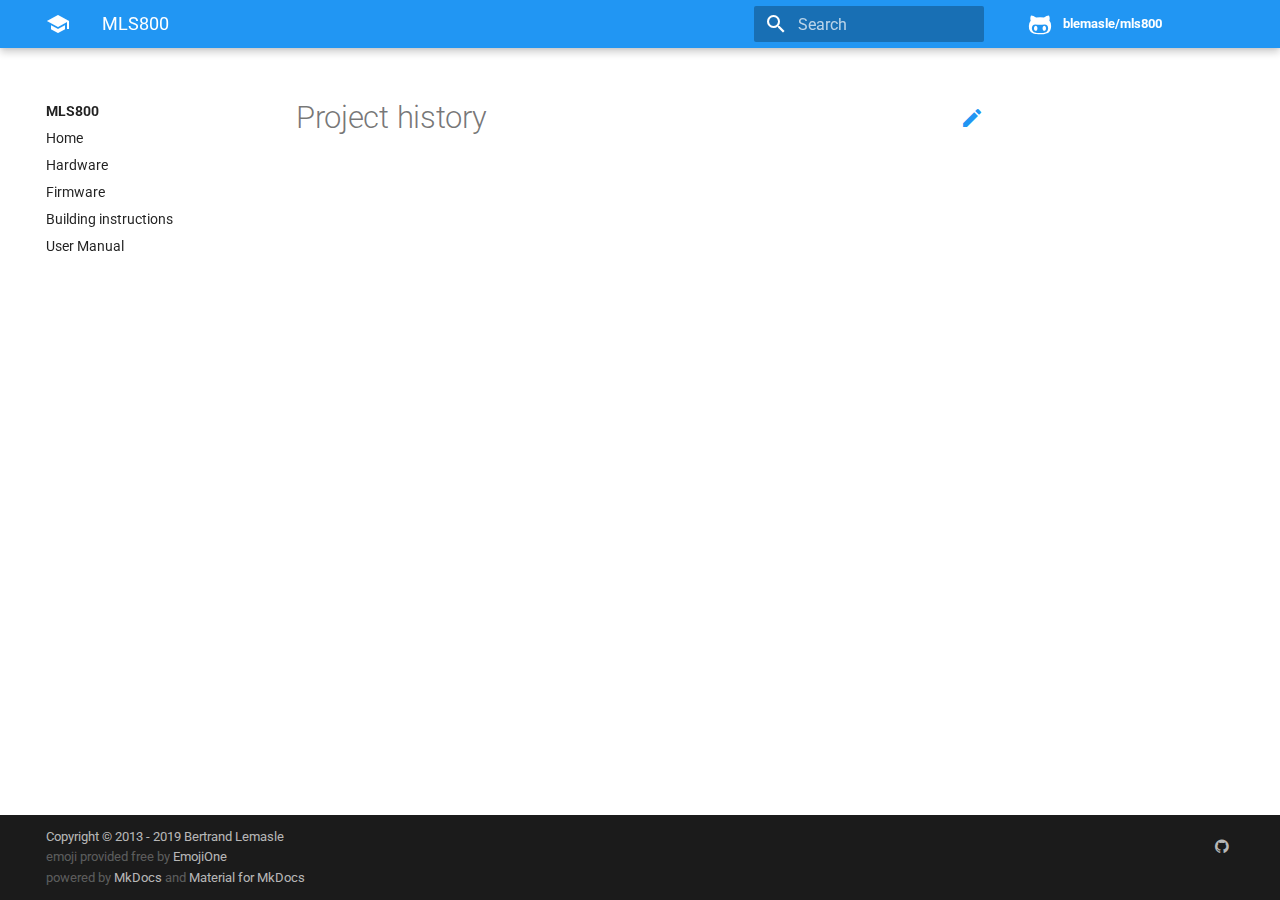
<file: history/index.html>
<!doctype html>
<html lang="en" class="no-js">
  <head>
    
      <meta charset="utf-8">
      <meta name="viewport" content="width=device-width,initial-scale=1">
      <meta http-equiv="x-ua-compatible" content="ie=edge">
      
        <meta name="description" content="An open-source MIDI controlled loop switcher">
      
      
        <link rel="canonical" href="https://blemasle.github.io/mls800/history/">
      
      
        <meta name="author" content="Bertrand Lemasle">
      
      
        <meta name="lang:clipboard.copy" content="Copy to clipboard">
      
        <meta name="lang:clipboard.copied" content="Copied to clipboard">
      
        <meta name="lang:search.language" content="en">
      
        <meta name="lang:search.pipeline.stopwords" content="True">
      
        <meta name="lang:search.pipeline.trimmer" content="True">
      
        <meta name="lang:search.result.none" content="No matching documents">
      
        <meta name="lang:search.result.one" content="1 matching document">
      
        <meta name="lang:search.result.other" content="# matching documents">
      
        <meta name="lang:search.tokenizer" content="[\s\-]+">
      
      <link rel="shortcut icon" href="../assets/images/favicon.png">
      <meta name="generator" content="mkdocs-1.0.4, mkdocs-material-3.2.0">
    
    
      
        <title>Project history - MLS800</title>
      
    
    
      <link rel="stylesheet" href="../assets/stylesheets/application.572ca0f0.css">
      
        <link rel="stylesheet" href="../assets/stylesheets/application-palette.22915126.css">
      
      
        
        
        <meta name="theme-color" content="#2196f3">
      
    
    
      <script src="../assets/javascripts/modernizr.8c900955.js"></script>
    
    
      
        <link href="https://fonts.gstatic.com" rel="preconnect" crossorigin>
        <link rel="stylesheet" href="https://fonts.googleapis.com/css?family=Roboto:300,400,400i,700|Roboto+Mono">
        <style>body,input{font-family:"Roboto","Helvetica Neue",Helvetica,Arial,sans-serif}code,kbd,pre{font-family:"Roboto Mono","Courier New",Courier,monospace}</style>
      
    
    <link rel="stylesheet" href="../assets/fonts/material-icons.css">
    
    
      <link rel="stylesheet" href="../extra.css">
    
    
<meta property="og:image" content="https://blemasle.github.io/mls800/assets/product-preview.png">

  </head>
  
    
    
    <body dir="ltr" data-md-color-primary="blue" data-md-color-accent="">
  
    <svg class="md-svg">
      <defs>
        
        
          <svg xmlns="http://www.w3.org/2000/svg" width="416" height="448"
    viewBox="0 0 416 448" id="__github">
  <path fill="currentColor" d="M160 304q0 10-3.125 20.5t-10.75 19-18.125
        8.5-18.125-8.5-10.75-19-3.125-20.5 3.125-20.5 10.75-19 18.125-8.5
        18.125 8.5 10.75 19 3.125 20.5zM320 304q0 10-3.125 20.5t-10.75
        19-18.125 8.5-18.125-8.5-10.75-19-3.125-20.5 3.125-20.5 10.75-19
        18.125-8.5 18.125 8.5 10.75 19 3.125 20.5zM360
        304q0-30-17.25-51t-46.75-21q-10.25 0-48.75 5.25-17.75 2.75-39.25
        2.75t-39.25-2.75q-38-5.25-48.75-5.25-29.5 0-46.75 21t-17.25 51q0 22 8
        38.375t20.25 25.75 30.5 15 35 7.375 37.25 1.75h42q20.5 0
        37.25-1.75t35-7.375 30.5-15 20.25-25.75 8-38.375zM416 260q0 51.75-15.25
        82.75-9.5 19.25-26.375 33.25t-35.25 21.5-42.5 11.875-42.875 5.5-41.75
        1.125q-19.5 0-35.5-0.75t-36.875-3.125-38.125-7.5-34.25-12.875-30.25-20.25-21.5-28.75q-15.5-30.75-15.5-82.75
        0-59.25 34-99-6.75-20.5-6.75-42.5 0-29 12.75-54.5 27 0 47.5 9.875t47.25
        30.875q36.75-8.75 77.25-8.75 37 0 70 8 26.25-20.5
        46.75-30.25t47.25-9.75q12.75 25.5 12.75 54.5 0 21.75-6.75 42 34 40 34
        99.5z" />
</svg>
        
      </defs>
    </svg>
    <input class="md-toggle" data-md-toggle="drawer" type="checkbox" id="__drawer" autocomplete="off">
    <input class="md-toggle" data-md-toggle="search" type="checkbox" id="__search" autocomplete="off">
    <label class="md-overlay" data-md-component="overlay" for="__drawer"></label>
    
      <a href="#project-history" tabindex="1" class="md-skip">
        Skip to content
      </a>
    
    
      <header class="md-header" data-md-component="header">
  <nav class="md-header-nav md-grid">
    <div class="md-flex">
      <div class="md-flex__cell md-flex__cell--shrink">
        <a href="https://blemasle.github.io/mls800/" title="MLS800" class="md-header-nav__button md-logo">
          
            <i class="md-icon"></i>
          
        </a>
      </div>
      <div class="md-flex__cell md-flex__cell--shrink">
        <label class="md-icon md-icon--menu md-header-nav__button" for="__drawer"></label>
      </div>
      <div class="md-flex__cell md-flex__cell--stretch">
        <div class="md-flex__ellipsis md-header-nav__title" data-md-component="title">
          
            
              <span class="md-header-nav__topic">
                MLS800
              </span>
              <span class="md-header-nav__topic">
                Project history
              </span>
            
          
        </div>
      </div>
      <div class="md-flex__cell md-flex__cell--shrink">
        
          
            <label class="md-icon md-icon--search md-header-nav__button" for="__search"></label>
            
<div class="md-search" data-md-component="search" role="dialog">
  <label class="md-search__overlay" for="__search"></label>
  <div class="md-search__inner" role="search">
    <form class="md-search__form" name="search">
      <input type="text" class="md-search__input" name="query" placeholder="Search" autocapitalize="off" autocorrect="off" autocomplete="off" spellcheck="false" data-md-component="query" data-md-state="active">
      <label class="md-icon md-search__icon" for="__search"></label>
      <button type="reset" class="md-icon md-search__icon" data-md-component="reset" tabindex="-1">
        &#xE5CD;
      </button>
    </form>
    <div class="md-search__output">
      <div class="md-search__scrollwrap" data-md-scrollfix>
        <div class="md-search-result" data-md-component="result">
          <div class="md-search-result__meta">
            Type to start searching
          </div>
          <ol class="md-search-result__list"></ol>
        </div>
      </div>
    </div>
  </div>
</div>
          
        
      </div>
      
        <div class="md-flex__cell md-flex__cell--shrink">
          <div class="md-header-nav__source">
            


  


  <a href="https://github.com/blemasle/mls800/" title="Go to repository" class="md-source" data-md-source="github">
    
      <div class="md-source__icon">
        <svg viewBox="0 0 24 24" width="24" height="24">
          <use xlink:href="#__github" width="24" height="24"></use>
        </svg>
      </div>
    
    <div class="md-source__repository">
      blemasle/mls800
    </div>
  </a>

          </div>
        </div>
      
    </div>
  </nav>
</header>
    
    <div class="md-container">
      
        
      
      
      <main class="md-main">
        <div class="md-main__inner md-grid" data-md-component="container">
          
            
              <div class="md-sidebar md-sidebar--primary" data-md-component="navigation">
                <div class="md-sidebar__scrollwrap">
                  <div class="md-sidebar__inner">
                    <nav class="md-nav md-nav--primary" data-md-level="0">
  <label class="md-nav__title md-nav__title--site" for="__drawer">
    <a href="https://blemasle.github.io/mls800/" title="MLS800" class="md-nav__button md-logo">
      
        <i class="md-icon"></i>
      
    </a>
    MLS800
  </label>
  
    <div class="md-nav__source">
      


  


  <a href="https://github.com/blemasle/mls800/" title="Go to repository" class="md-source" data-md-source="github">
    
      <div class="md-source__icon">
        <svg viewBox="0 0 24 24" width="24" height="24">
          <use xlink:href="#__github" width="24" height="24"></use>
        </svg>
      </div>
    
    <div class="md-source__repository">
      blemasle/mls800
    </div>
  </a>

    </div>
  
  <ul class="md-nav__list" data-md-scrollfix>
    
      
      
      


  <li class="md-nav__item">
    <a href=".." title="Home" class="md-nav__link">
      Home
    </a>
  </li>

    
      
      
      


  <li class="md-nav__item">
    <a href="../hardware/" title="Hardware" class="md-nav__link">
      Hardware
    </a>
  </li>

    
      
      
      


  <li class="md-nav__item">
    <a href="../firmware/" title="Firmware" class="md-nav__link">
      Firmware
    </a>
  </li>

    
      
      
      


  <li class="md-nav__item">
    <a href="../building/" title="Building instructions" class="md-nav__link">
      Building instructions
    </a>
  </li>

    
      
      
      


  <li class="md-nav__item">
    <a href="../manual/" title="User Manual" class="md-nav__link">
      User Manual
    </a>
  </li>

    
  </ul>
</nav>
                  </div>
                </div>
              </div>
            
            
              <div class="md-sidebar md-sidebar--secondary" data-md-component="toc">
                <div class="md-sidebar__scrollwrap">
                  <div class="md-sidebar__inner">
                    
<nav class="md-nav md-nav--secondary">
  
  
    
  
  
</nav>
                  </div>
                </div>
              </div>
            
          
          <div class="md-content">
            <article class="md-content__inner md-typeset">
              
                
                  <a href="https://github.com/blemasle/mls800/edit/master/docs/history.md" title="Edit this page" class="md-icon md-content__icon">&#xE3C9;</a>
                
                
                <h1 id="project-history">Project history<a class="headerlink" href="#project-history" title="Permanent link">&para;</a></h1>
                
                  
                
              
              
                


              
            </article>
          </div>
        </div>
      </main>
      
        
<footer class="md-footer">
  
  <div class="md-footer-meta md-typeset">
    <div class="md-footer-meta__inner md-grid">
      <div class="md-footer-copyright">
        
          <div class="md-footer-copyright__highlight">
            Copyright &copy; 2013 - 2019 <a href="https://github.com/blemasle">Bertrand Lemasle</a>
<br><span class="md-footer-custom-text">emoji provided free by </span><a href="http://www.emojione.com">EmojiOne</a>

          </div>
        
        powered by
        <a href="https://www.mkdocs.org">MkDocs</a>
        and
        <a href="https://squidfunk.github.io/mkdocs-material/">
          Material for MkDocs</a>
      </div>
      
        
  <div class="md-footer-social">
    <link rel="stylesheet" href="../assets/fonts/font-awesome.css">
    
      <a href="https://github.com/blemasle" class="md-footer-social__link fa fa-github"></a>
    
  </div>

      
    </div>
  </div>
</footer>
      
    </div>
    
      <script src="../assets/javascripts/application.b41f3d20.js"></script>
      
      <script>app.initialize({version:"1.0.4",url:{base:".."}})</script>
      
        <script src="../uml.js"></script>
      
    
    
      
    
  </body>
</html>
</file>
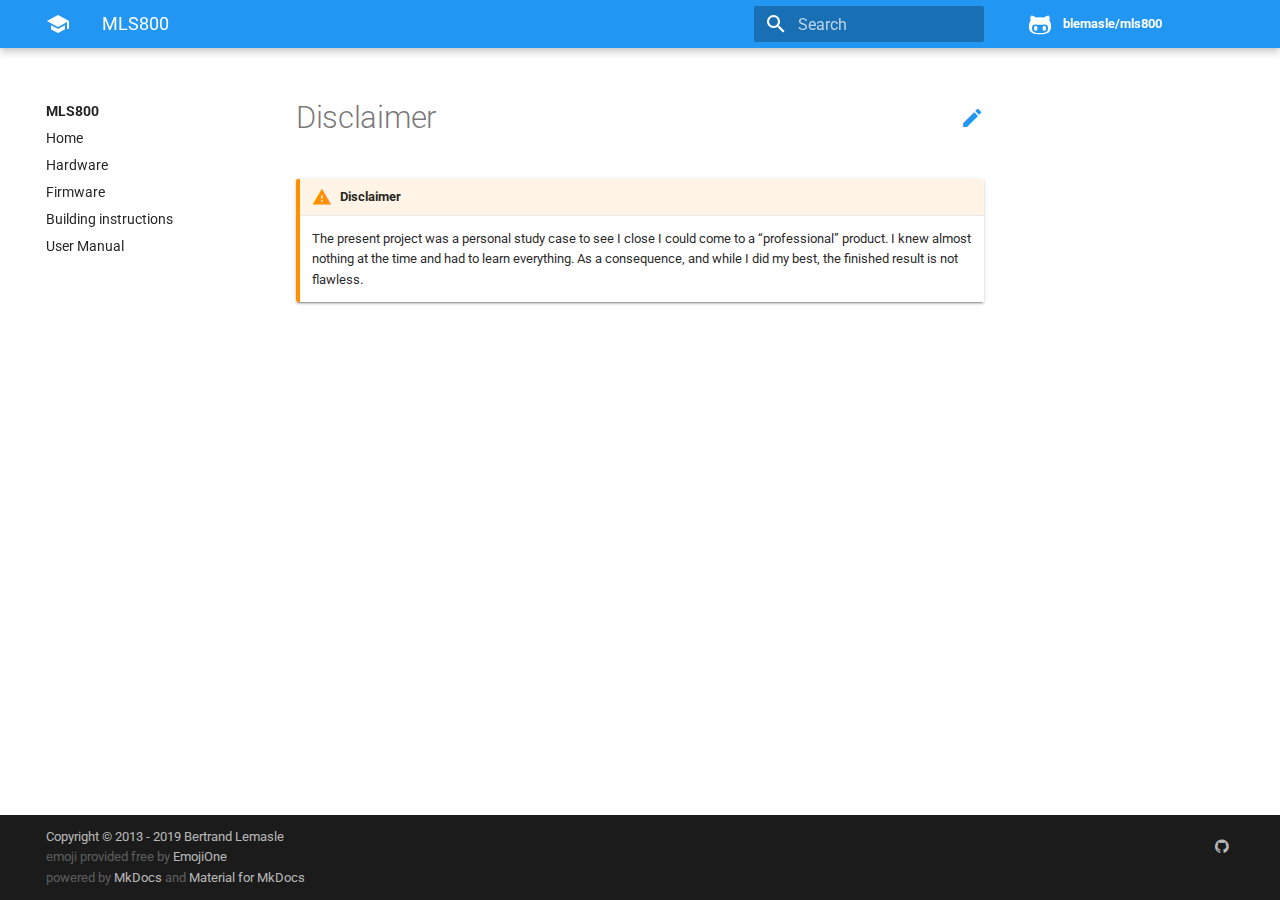
<file: _partials/disclaimer/index.html>
<!doctype html>
<html lang="en" class="no-js">
  <head>
    
      <meta charset="utf-8">
      <meta name="viewport" content="width=device-width,initial-scale=1">
      <meta http-equiv="x-ua-compatible" content="ie=edge">
      
        <meta name="description" content="An open-source MIDI controlled loop switcher">
      
      
        <link rel="canonical" href="https://blemasle.github.io/mls800/_partials/disclaimer/">
      
      
        <meta name="author" content="Bertrand Lemasle">
      
      
        <meta name="lang:clipboard.copy" content="Copy to clipboard">
      
        <meta name="lang:clipboard.copied" content="Copied to clipboard">
      
        <meta name="lang:search.language" content="en">
      
        <meta name="lang:search.pipeline.stopwords" content="True">
      
        <meta name="lang:search.pipeline.trimmer" content="True">
      
        <meta name="lang:search.result.none" content="No matching documents">
      
        <meta name="lang:search.result.one" content="1 matching document">
      
        <meta name="lang:search.result.other" content="# matching documents">
      
        <meta name="lang:search.tokenizer" content="[\s\-]+">
      
      <link rel="shortcut icon" href="../../assets/images/favicon.png">
      <meta name="generator" content="mkdocs-1.0.4, mkdocs-material-3.2.0">
    
    
      
        <title>Disclaimer - MLS800</title>
      
    
    
      <link rel="stylesheet" href="../../assets/stylesheets/application.572ca0f0.css">
      
        <link rel="stylesheet" href="../../assets/stylesheets/application-palette.22915126.css">
      
      
        
        
        <meta name="theme-color" content="#2196f3">
      
    
    
      <script src="../../assets/javascripts/modernizr.8c900955.js"></script>
    
    
      
        <link href="https://fonts.gstatic.com" rel="preconnect" crossorigin>
        <link rel="stylesheet" href="https://fonts.googleapis.com/css?family=Roboto:300,400,400i,700|Roboto+Mono">
        <style>body,input{font-family:"Roboto","Helvetica Neue",Helvetica,Arial,sans-serif}code,kbd,pre{font-family:"Roboto Mono","Courier New",Courier,monospace}</style>
      
    
    <link rel="stylesheet" href="../../assets/fonts/material-icons.css">
    
    
      <link rel="stylesheet" href="../../extra.css">
    
    
<meta property="og:image" content="https://blemasle.github.io/mls800/assets/product-preview.png">

  </head>
  
    
    
    <body dir="ltr" data-md-color-primary="blue" data-md-color-accent="">
  
    <svg class="md-svg">
      <defs>
        
        
          <svg xmlns="http://www.w3.org/2000/svg" width="416" height="448"
    viewBox="0 0 416 448" id="__github">
  <path fill="currentColor" d="M160 304q0 10-3.125 20.5t-10.75 19-18.125
        8.5-18.125-8.5-10.75-19-3.125-20.5 3.125-20.5 10.75-19 18.125-8.5
        18.125 8.5 10.75 19 3.125 20.5zM320 304q0 10-3.125 20.5t-10.75
        19-18.125 8.5-18.125-8.5-10.75-19-3.125-20.5 3.125-20.5 10.75-19
        18.125-8.5 18.125 8.5 10.75 19 3.125 20.5zM360
        304q0-30-17.25-51t-46.75-21q-10.25 0-48.75 5.25-17.75 2.75-39.25
        2.75t-39.25-2.75q-38-5.25-48.75-5.25-29.5 0-46.75 21t-17.25 51q0 22 8
        38.375t20.25 25.75 30.5 15 35 7.375 37.25 1.75h42q20.5 0
        37.25-1.75t35-7.375 30.5-15 20.25-25.75 8-38.375zM416 260q0 51.75-15.25
        82.75-9.5 19.25-26.375 33.25t-35.25 21.5-42.5 11.875-42.875 5.5-41.75
        1.125q-19.5 0-35.5-0.75t-36.875-3.125-38.125-7.5-34.25-12.875-30.25-20.25-21.5-28.75q-15.5-30.75-15.5-82.75
        0-59.25 34-99-6.75-20.5-6.75-42.5 0-29 12.75-54.5 27 0 47.5 9.875t47.25
        30.875q36.75-8.75 77.25-8.75 37 0 70 8 26.25-20.5
        46.75-30.25t47.25-9.75q12.75 25.5 12.75 54.5 0 21.75-6.75 42 34 40 34
        99.5z" />
</svg>
        
      </defs>
    </svg>
    <input class="md-toggle" data-md-toggle="drawer" type="checkbox" id="__drawer" autocomplete="off">
    <input class="md-toggle" data-md-toggle="search" type="checkbox" id="__search" autocomplete="off">
    <label class="md-overlay" data-md-component="overlay" for="__drawer"></label>
    
    
      <header class="md-header" data-md-component="header">
  <nav class="md-header-nav md-grid">
    <div class="md-flex">
      <div class="md-flex__cell md-flex__cell--shrink">
        <a href="https://blemasle.github.io/mls800/" title="MLS800" class="md-header-nav__button md-logo">
          
            <i class="md-icon"></i>
          
        </a>
      </div>
      <div class="md-flex__cell md-flex__cell--shrink">
        <label class="md-icon md-icon--menu md-header-nav__button" for="__drawer"></label>
      </div>
      <div class="md-flex__cell md-flex__cell--stretch">
        <div class="md-flex__ellipsis md-header-nav__title" data-md-component="title">
          
            
              <span class="md-header-nav__topic">
                MLS800
              </span>
              <span class="md-header-nav__topic">
                Disclaimer
              </span>
            
          
        </div>
      </div>
      <div class="md-flex__cell md-flex__cell--shrink">
        
          
            <label class="md-icon md-icon--search md-header-nav__button" for="__search"></label>
            
<div class="md-search" data-md-component="search" role="dialog">
  <label class="md-search__overlay" for="__search"></label>
  <div class="md-search__inner" role="search">
    <form class="md-search__form" name="search">
      <input type="text" class="md-search__input" name="query" placeholder="Search" autocapitalize="off" autocorrect="off" autocomplete="off" spellcheck="false" data-md-component="query" data-md-state="active">
      <label class="md-icon md-search__icon" for="__search"></label>
      <button type="reset" class="md-icon md-search__icon" data-md-component="reset" tabindex="-1">
        &#xE5CD;
      </button>
    </form>
    <div class="md-search__output">
      <div class="md-search__scrollwrap" data-md-scrollfix>
        <div class="md-search-result" data-md-component="result">
          <div class="md-search-result__meta">
            Type to start searching
          </div>
          <ol class="md-search-result__list"></ol>
        </div>
      </div>
    </div>
  </div>
</div>
          
        
      </div>
      
        <div class="md-flex__cell md-flex__cell--shrink">
          <div class="md-header-nav__source">
            


  


  <a href="https://github.com/blemasle/mls800/" title="Go to repository" class="md-source" data-md-source="github">
    
      <div class="md-source__icon">
        <svg viewBox="0 0 24 24" width="24" height="24">
          <use xlink:href="#__github" width="24" height="24"></use>
        </svg>
      </div>
    
    <div class="md-source__repository">
      blemasle/mls800
    </div>
  </a>

          </div>
        </div>
      
    </div>
  </nav>
</header>
    
    <div class="md-container">
      
        
      
      
      <main class="md-main">
        <div class="md-main__inner md-grid" data-md-component="container">
          
            
              <div class="md-sidebar md-sidebar--primary" data-md-component="navigation">
                <div class="md-sidebar__scrollwrap">
                  <div class="md-sidebar__inner">
                    <nav class="md-nav md-nav--primary" data-md-level="0">
  <label class="md-nav__title md-nav__title--site" for="__drawer">
    <a href="https://blemasle.github.io/mls800/" title="MLS800" class="md-nav__button md-logo">
      
        <i class="md-icon"></i>
      
    </a>
    MLS800
  </label>
  
    <div class="md-nav__source">
      


  


  <a href="https://github.com/blemasle/mls800/" title="Go to repository" class="md-source" data-md-source="github">
    
      <div class="md-source__icon">
        <svg viewBox="0 0 24 24" width="24" height="24">
          <use xlink:href="#__github" width="24" height="24"></use>
        </svg>
      </div>
    
    <div class="md-source__repository">
      blemasle/mls800
    </div>
  </a>

    </div>
  
  <ul class="md-nav__list" data-md-scrollfix>
    
      
      
      


  <li class="md-nav__item">
    <a href="../.." title="Home" class="md-nav__link">
      Home
    </a>
  </li>

    
      
      
      


  <li class="md-nav__item">
    <a href="../../hardware/" title="Hardware" class="md-nav__link">
      Hardware
    </a>
  </li>

    
      
      
      


  <li class="md-nav__item">
    <a href="../../firmware/" title="Firmware" class="md-nav__link">
      Firmware
    </a>
  </li>

    
      
      
      


  <li class="md-nav__item">
    <a href="../../building/" title="Building instructions" class="md-nav__link">
      Building instructions
    </a>
  </li>

    
      
      
      


  <li class="md-nav__item">
    <a href="../../manual/" title="User Manual" class="md-nav__link">
      User Manual
    </a>
  </li>

    
  </ul>
</nav>
                  </div>
                </div>
              </div>
            
            
          
          <div class="md-content">
            <article class="md-content__inner md-typeset">
              
                
                  <a href="https://github.com/blemasle/mls800/edit/master/docs/_partials/disclaimer.md" title="Edit this page" class="md-icon md-content__icon">&#xE3C9;</a>
                
                
                  <h1>Disclaimer</h1>
                
                <div class="admonition warning">
<p class="admonition-title">Disclaimer</p>
<p>The present project was a personal study case to see I close I could come to a &ldquo;professional&rdquo; product. I knew almost nothing at the time and had to learn everything. As a consequence, and while I did my best, the finished result is not flawless.</p>
</div>
                
                  
                
              
              
                


              
            </article>
          </div>
        </div>
      </main>
      
        
<footer class="md-footer">
  
  <div class="md-footer-meta md-typeset">
    <div class="md-footer-meta__inner md-grid">
      <div class="md-footer-copyright">
        
          <div class="md-footer-copyright__highlight">
            Copyright &copy; 2013 - 2019 <a href="https://github.com/blemasle">Bertrand Lemasle</a>
<br><span class="md-footer-custom-text">emoji provided free by </span><a href="http://www.emojione.com">EmojiOne</a>

          </div>
        
        powered by
        <a href="https://www.mkdocs.org">MkDocs</a>
        and
        <a href="https://squidfunk.github.io/mkdocs-material/">
          Material for MkDocs</a>
      </div>
      
        
  <div class="md-footer-social">
    <link rel="stylesheet" href="../../assets/fonts/font-awesome.css">
    
      <a href="https://github.com/blemasle" class="md-footer-social__link fa fa-github"></a>
    
  </div>

      
    </div>
  </div>
</footer>
      
    </div>
    
      <script src="../../assets/javascripts/application.b41f3d20.js"></script>
      
      <script>app.initialize({version:"1.0.4",url:{base:"../.."}})</script>
      
        <script src="../../uml.js"></script>
      
    
    
      
    
  </body>
</html>
</file>
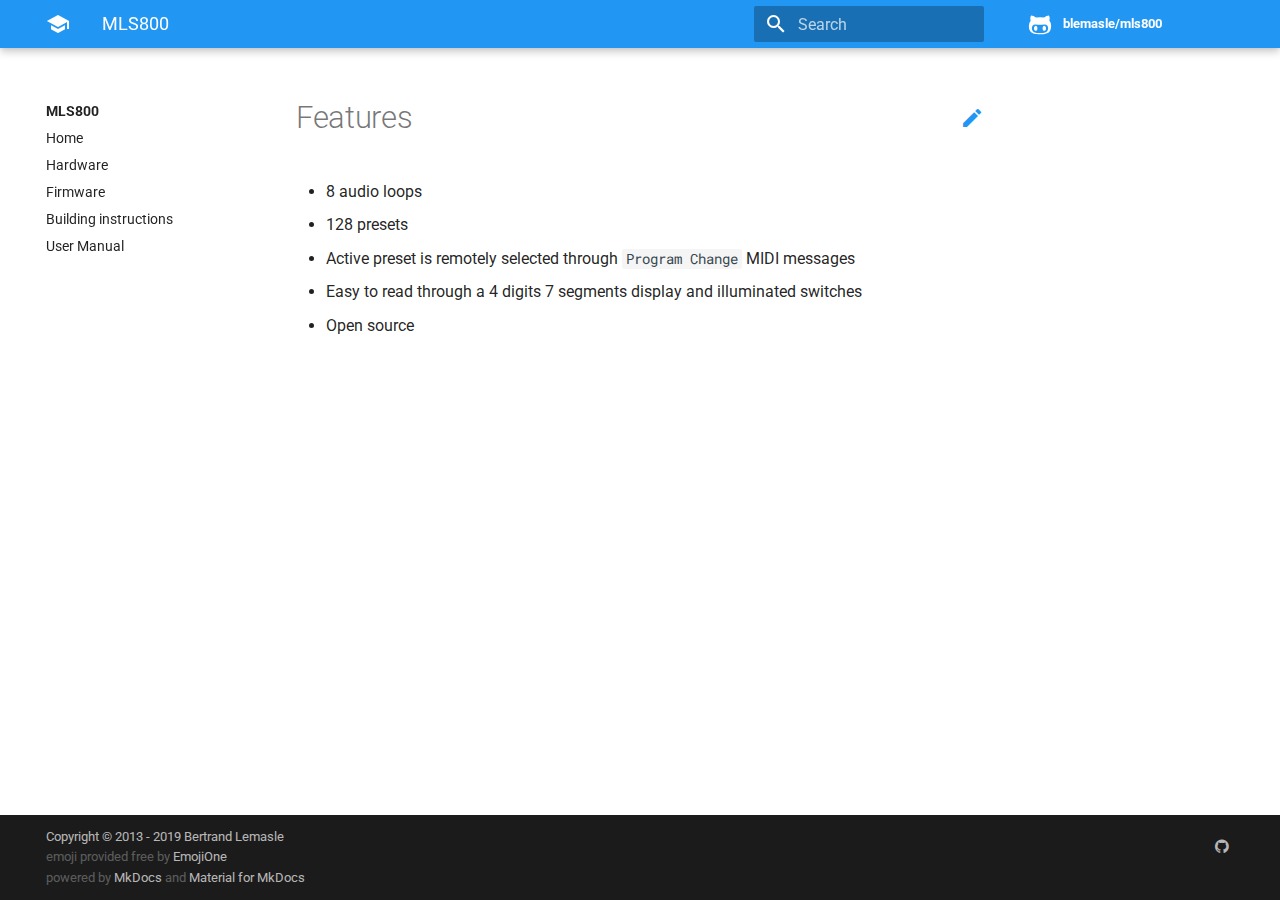
<file: _partials/features/index.html>
<!doctype html>
<html lang="en" class="no-js">
  <head>
    
      <meta charset="utf-8">
      <meta name="viewport" content="width=device-width,initial-scale=1">
      <meta http-equiv="x-ua-compatible" content="ie=edge">
      
        <meta name="description" content="An open-source MIDI controlled loop switcher">
      
      
        <link rel="canonical" href="https://blemasle.github.io/mls800/_partials/features/">
      
      
        <meta name="author" content="Bertrand Lemasle">
      
      
        <meta name="lang:clipboard.copy" content="Copy to clipboard">
      
        <meta name="lang:clipboard.copied" content="Copied to clipboard">
      
        <meta name="lang:search.language" content="en">
      
        <meta name="lang:search.pipeline.stopwords" content="True">
      
        <meta name="lang:search.pipeline.trimmer" content="True">
      
        <meta name="lang:search.result.none" content="No matching documents">
      
        <meta name="lang:search.result.one" content="1 matching document">
      
        <meta name="lang:search.result.other" content="# matching documents">
      
        <meta name="lang:search.tokenizer" content="[\s\-]+">
      
      <link rel="shortcut icon" href="../../assets/images/favicon.png">
      <meta name="generator" content="mkdocs-1.0.4, mkdocs-material-3.2.0">
    
    
      
        <title>Features - MLS800</title>
      
    
    
      <link rel="stylesheet" href="../../assets/stylesheets/application.572ca0f0.css">
      
        <link rel="stylesheet" href="../../assets/stylesheets/application-palette.22915126.css">
      
      
        
        
        <meta name="theme-color" content="#2196f3">
      
    
    
      <script src="../../assets/javascripts/modernizr.8c900955.js"></script>
    
    
      
        <link href="https://fonts.gstatic.com" rel="preconnect" crossorigin>
        <link rel="stylesheet" href="https://fonts.googleapis.com/css?family=Roboto:300,400,400i,700|Roboto+Mono">
        <style>body,input{font-family:"Roboto","Helvetica Neue",Helvetica,Arial,sans-serif}code,kbd,pre{font-family:"Roboto Mono","Courier New",Courier,monospace}</style>
      
    
    <link rel="stylesheet" href="../../assets/fonts/material-icons.css">
    
    
      <link rel="stylesheet" href="../../extra.css">
    
    
<meta property="og:image" content="https://blemasle.github.io/mls800/assets/product-preview.png">

  </head>
  
    
    
    <body dir="ltr" data-md-color-primary="blue" data-md-color-accent="">
  
    <svg class="md-svg">
      <defs>
        
        
          <svg xmlns="http://www.w3.org/2000/svg" width="416" height="448"
    viewBox="0 0 416 448" id="__github">
  <path fill="currentColor" d="M160 304q0 10-3.125 20.5t-10.75 19-18.125
        8.5-18.125-8.5-10.75-19-3.125-20.5 3.125-20.5 10.75-19 18.125-8.5
        18.125 8.5 10.75 19 3.125 20.5zM320 304q0 10-3.125 20.5t-10.75
        19-18.125 8.5-18.125-8.5-10.75-19-3.125-20.5 3.125-20.5 10.75-19
        18.125-8.5 18.125 8.5 10.75 19 3.125 20.5zM360
        304q0-30-17.25-51t-46.75-21q-10.25 0-48.75 5.25-17.75 2.75-39.25
        2.75t-39.25-2.75q-38-5.25-48.75-5.25-29.5 0-46.75 21t-17.25 51q0 22 8
        38.375t20.25 25.75 30.5 15 35 7.375 37.25 1.75h42q20.5 0
        37.25-1.75t35-7.375 30.5-15 20.25-25.75 8-38.375zM416 260q0 51.75-15.25
        82.75-9.5 19.25-26.375 33.25t-35.25 21.5-42.5 11.875-42.875 5.5-41.75
        1.125q-19.5 0-35.5-0.75t-36.875-3.125-38.125-7.5-34.25-12.875-30.25-20.25-21.5-28.75q-15.5-30.75-15.5-82.75
        0-59.25 34-99-6.75-20.5-6.75-42.5 0-29 12.75-54.5 27 0 47.5 9.875t47.25
        30.875q36.75-8.75 77.25-8.75 37 0 70 8 26.25-20.5
        46.75-30.25t47.25-9.75q12.75 25.5 12.75 54.5 0 21.75-6.75 42 34 40 34
        99.5z" />
</svg>
        
      </defs>
    </svg>
    <input class="md-toggle" data-md-toggle="drawer" type="checkbox" id="__drawer" autocomplete="off">
    <input class="md-toggle" data-md-toggle="search" type="checkbox" id="__search" autocomplete="off">
    <label class="md-overlay" data-md-component="overlay" for="__drawer"></label>
    
    
      <header class="md-header" data-md-component="header">
  <nav class="md-header-nav md-grid">
    <div class="md-flex">
      <div class="md-flex__cell md-flex__cell--shrink">
        <a href="https://blemasle.github.io/mls800/" title="MLS800" class="md-header-nav__button md-logo">
          
            <i class="md-icon"></i>
          
        </a>
      </div>
      <div class="md-flex__cell md-flex__cell--shrink">
        <label class="md-icon md-icon--menu md-header-nav__button" for="__drawer"></label>
      </div>
      <div class="md-flex__cell md-flex__cell--stretch">
        <div class="md-flex__ellipsis md-header-nav__title" data-md-component="title">
          
            
              <span class="md-header-nav__topic">
                MLS800
              </span>
              <span class="md-header-nav__topic">
                Features
              </span>
            
          
        </div>
      </div>
      <div class="md-flex__cell md-flex__cell--shrink">
        
          
            <label class="md-icon md-icon--search md-header-nav__button" for="__search"></label>
            
<div class="md-search" data-md-component="search" role="dialog">
  <label class="md-search__overlay" for="__search"></label>
  <div class="md-search__inner" role="search">
    <form class="md-search__form" name="search">
      <input type="text" class="md-search__input" name="query" placeholder="Search" autocapitalize="off" autocorrect="off" autocomplete="off" spellcheck="false" data-md-component="query" data-md-state="active">
      <label class="md-icon md-search__icon" for="__search"></label>
      <button type="reset" class="md-icon md-search__icon" data-md-component="reset" tabindex="-1">
        &#xE5CD;
      </button>
    </form>
    <div class="md-search__output">
      <div class="md-search__scrollwrap" data-md-scrollfix>
        <div class="md-search-result" data-md-component="result">
          <div class="md-search-result__meta">
            Type to start searching
          </div>
          <ol class="md-search-result__list"></ol>
        </div>
      </div>
    </div>
  </div>
</div>
          
        
      </div>
      
        <div class="md-flex__cell md-flex__cell--shrink">
          <div class="md-header-nav__source">
            


  


  <a href="https://github.com/blemasle/mls800/" title="Go to repository" class="md-source" data-md-source="github">
    
      <div class="md-source__icon">
        <svg viewBox="0 0 24 24" width="24" height="24">
          <use xlink:href="#__github" width="24" height="24"></use>
        </svg>
      </div>
    
    <div class="md-source__repository">
      blemasle/mls800
    </div>
  </a>

          </div>
        </div>
      
    </div>
  </nav>
</header>
    
    <div class="md-container">
      
        
      
      
      <main class="md-main">
        <div class="md-main__inner md-grid" data-md-component="container">
          
            
              <div class="md-sidebar md-sidebar--primary" data-md-component="navigation">
                <div class="md-sidebar__scrollwrap">
                  <div class="md-sidebar__inner">
                    <nav class="md-nav md-nav--primary" data-md-level="0">
  <label class="md-nav__title md-nav__title--site" for="__drawer">
    <a href="https://blemasle.github.io/mls800/" title="MLS800" class="md-nav__button md-logo">
      
        <i class="md-icon"></i>
      
    </a>
    MLS800
  </label>
  
    <div class="md-nav__source">
      


  


  <a href="https://github.com/blemasle/mls800/" title="Go to repository" class="md-source" data-md-source="github">
    
      <div class="md-source__icon">
        <svg viewBox="0 0 24 24" width="24" height="24">
          <use xlink:href="#__github" width="24" height="24"></use>
        </svg>
      </div>
    
    <div class="md-source__repository">
      blemasle/mls800
    </div>
  </a>

    </div>
  
  <ul class="md-nav__list" data-md-scrollfix>
    
      
      
      


  <li class="md-nav__item">
    <a href="../.." title="Home" class="md-nav__link">
      Home
    </a>
  </li>

    
      
      
      


  <li class="md-nav__item">
    <a href="../../hardware/" title="Hardware" class="md-nav__link">
      Hardware
    </a>
  </li>

    
      
      
      


  <li class="md-nav__item">
    <a href="../../firmware/" title="Firmware" class="md-nav__link">
      Firmware
    </a>
  </li>

    
      
      
      


  <li class="md-nav__item">
    <a href="../../building/" title="Building instructions" class="md-nav__link">
      Building instructions
    </a>
  </li>

    
      
      
      


  <li class="md-nav__item">
    <a href="../../manual/" title="User Manual" class="md-nav__link">
      User Manual
    </a>
  </li>

    
  </ul>
</nav>
                  </div>
                </div>
              </div>
            
            
          
          <div class="md-content">
            <article class="md-content__inner md-typeset">
              
                
                  <a href="https://github.com/blemasle/mls800/edit/master/docs/_partials/features.md" title="Edit this page" class="md-icon md-content__icon">&#xE3C9;</a>
                
                
                  <h1>Features</h1>
                
                <ul>
<li>8 audio loops</li>
<li>128 presets</li>
<li>Active preset is remotely selected through <code>Program Change</code> MIDI messages</li>
<li>Easy to read through a 4 digits 7 segments display and illuminated switches</li>
<li>Open source</li>
</ul>
                
                  
                
              
              
                


              
            </article>
          </div>
        </div>
      </main>
      
        
<footer class="md-footer">
  
  <div class="md-footer-meta md-typeset">
    <div class="md-footer-meta__inner md-grid">
      <div class="md-footer-copyright">
        
          <div class="md-footer-copyright__highlight">
            Copyright &copy; 2013 - 2019 <a href="https://github.com/blemasle">Bertrand Lemasle</a>
<br><span class="md-footer-custom-text">emoji provided free by </span><a href="http://www.emojione.com">EmojiOne</a>

          </div>
        
        powered by
        <a href="https://www.mkdocs.org">MkDocs</a>
        and
        <a href="https://squidfunk.github.io/mkdocs-material/">
          Material for MkDocs</a>
      </div>
      
        
  <div class="md-footer-social">
    <link rel="stylesheet" href="../../assets/fonts/font-awesome.css">
    
      <a href="https://github.com/blemasle" class="md-footer-social__link fa fa-github"></a>
    
  </div>

      
    </div>
  </div>
</footer>
      
    </div>
    
      <script src="../../assets/javascripts/application.b41f3d20.js"></script>
      
      <script>app.initialize({version:"1.0.4",url:{base:"../.."}})</script>
      
        <script src="../../uml.js"></script>
      
    
    
      
    
  </body>
</html>
</file>
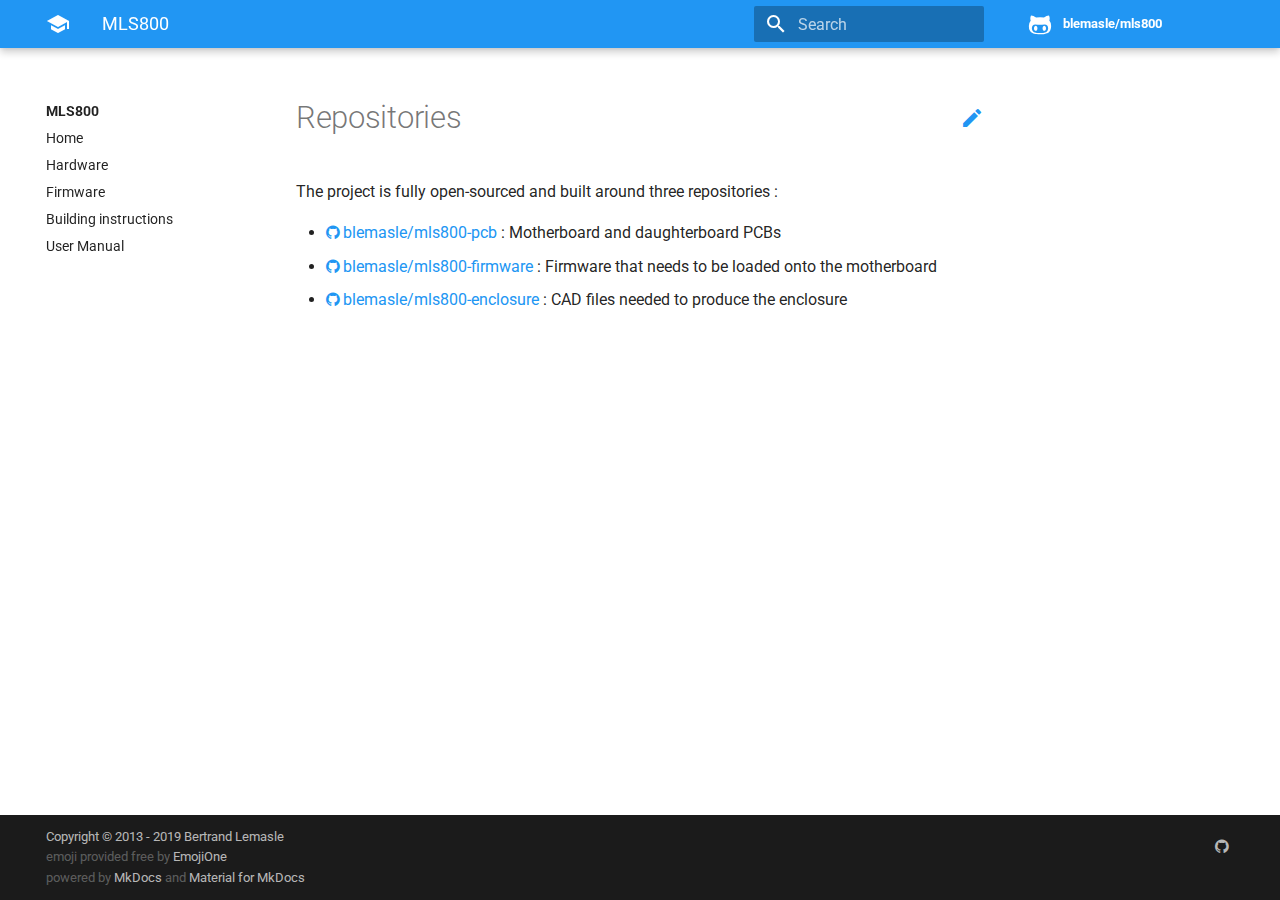
<file: _partials/repositories/index.html>
<!doctype html>
<html lang="en" class="no-js">
  <head>
    
      <meta charset="utf-8">
      <meta name="viewport" content="width=device-width,initial-scale=1">
      <meta http-equiv="x-ua-compatible" content="ie=edge">
      
        <meta name="description" content="An open-source MIDI controlled loop switcher">
      
      
        <link rel="canonical" href="https://blemasle.github.io/mls800/_partials/repositories/">
      
      
        <meta name="author" content="Bertrand Lemasle">
      
      
        <meta name="lang:clipboard.copy" content="Copy to clipboard">
      
        <meta name="lang:clipboard.copied" content="Copied to clipboard">
      
        <meta name="lang:search.language" content="en">
      
        <meta name="lang:search.pipeline.stopwords" content="True">
      
        <meta name="lang:search.pipeline.trimmer" content="True">
      
        <meta name="lang:search.result.none" content="No matching documents">
      
        <meta name="lang:search.result.one" content="1 matching document">
      
        <meta name="lang:search.result.other" content="# matching documents">
      
        <meta name="lang:search.tokenizer" content="[\s\-]+">
      
      <link rel="shortcut icon" href="../../assets/images/favicon.png">
      <meta name="generator" content="mkdocs-1.0.4, mkdocs-material-3.2.0">
    
    
      
        <title>Repositories - MLS800</title>
      
    
    
      <link rel="stylesheet" href="../../assets/stylesheets/application.572ca0f0.css">
      
        <link rel="stylesheet" href="../../assets/stylesheets/application-palette.22915126.css">
      
      
        
        
        <meta name="theme-color" content="#2196f3">
      
    
    
      <script src="../../assets/javascripts/modernizr.8c900955.js"></script>
    
    
      
        <link href="https://fonts.gstatic.com" rel="preconnect" crossorigin>
        <link rel="stylesheet" href="https://fonts.googleapis.com/css?family=Roboto:300,400,400i,700|Roboto+Mono">
        <style>body,input{font-family:"Roboto","Helvetica Neue",Helvetica,Arial,sans-serif}code,kbd,pre{font-family:"Roboto Mono","Courier New",Courier,monospace}</style>
      
    
    <link rel="stylesheet" href="../../assets/fonts/material-icons.css">
    
    
      <link rel="stylesheet" href="../../extra.css">
    
    
<meta property="og:image" content="https://blemasle.github.io/mls800/assets/product-preview.png">

  </head>
  
    
    
    <body dir="ltr" data-md-color-primary="blue" data-md-color-accent="">
  
    <svg class="md-svg">
      <defs>
        
        
          <svg xmlns="http://www.w3.org/2000/svg" width="416" height="448"
    viewBox="0 0 416 448" id="__github">
  <path fill="currentColor" d="M160 304q0 10-3.125 20.5t-10.75 19-18.125
        8.5-18.125-8.5-10.75-19-3.125-20.5 3.125-20.5 10.75-19 18.125-8.5
        18.125 8.5 10.75 19 3.125 20.5zM320 304q0 10-3.125 20.5t-10.75
        19-18.125 8.5-18.125-8.5-10.75-19-3.125-20.5 3.125-20.5 10.75-19
        18.125-8.5 18.125 8.5 10.75 19 3.125 20.5zM360
        304q0-30-17.25-51t-46.75-21q-10.25 0-48.75 5.25-17.75 2.75-39.25
        2.75t-39.25-2.75q-38-5.25-48.75-5.25-29.5 0-46.75 21t-17.25 51q0 22 8
        38.375t20.25 25.75 30.5 15 35 7.375 37.25 1.75h42q20.5 0
        37.25-1.75t35-7.375 30.5-15 20.25-25.75 8-38.375zM416 260q0 51.75-15.25
        82.75-9.5 19.25-26.375 33.25t-35.25 21.5-42.5 11.875-42.875 5.5-41.75
        1.125q-19.5 0-35.5-0.75t-36.875-3.125-38.125-7.5-34.25-12.875-30.25-20.25-21.5-28.75q-15.5-30.75-15.5-82.75
        0-59.25 34-99-6.75-20.5-6.75-42.5 0-29 12.75-54.5 27 0 47.5 9.875t47.25
        30.875q36.75-8.75 77.25-8.75 37 0 70 8 26.25-20.5
        46.75-30.25t47.25-9.75q12.75 25.5 12.75 54.5 0 21.75-6.75 42 34 40 34
        99.5z" />
</svg>
        
      </defs>
    </svg>
    <input class="md-toggle" data-md-toggle="drawer" type="checkbox" id="__drawer" autocomplete="off">
    <input class="md-toggle" data-md-toggle="search" type="checkbox" id="__search" autocomplete="off">
    <label class="md-overlay" data-md-component="overlay" for="__drawer"></label>
    
    
      <header class="md-header" data-md-component="header">
  <nav class="md-header-nav md-grid">
    <div class="md-flex">
      <div class="md-flex__cell md-flex__cell--shrink">
        <a href="https://blemasle.github.io/mls800/" title="MLS800" class="md-header-nav__button md-logo">
          
            <i class="md-icon"></i>
          
        </a>
      </div>
      <div class="md-flex__cell md-flex__cell--shrink">
        <label class="md-icon md-icon--menu md-header-nav__button" for="__drawer"></label>
      </div>
      <div class="md-flex__cell md-flex__cell--stretch">
        <div class="md-flex__ellipsis md-header-nav__title" data-md-component="title">
          
            
              <span class="md-header-nav__topic">
                MLS800
              </span>
              <span class="md-header-nav__topic">
                Repositories
              </span>
            
          
        </div>
      </div>
      <div class="md-flex__cell md-flex__cell--shrink">
        
          
            <label class="md-icon md-icon--search md-header-nav__button" for="__search"></label>
            
<div class="md-search" data-md-component="search" role="dialog">
  <label class="md-search__overlay" for="__search"></label>
  <div class="md-search__inner" role="search">
    <form class="md-search__form" name="search">
      <input type="text" class="md-search__input" name="query" placeholder="Search" autocapitalize="off" autocorrect="off" autocomplete="off" spellcheck="false" data-md-component="query" data-md-state="active">
      <label class="md-icon md-search__icon" for="__search"></label>
      <button type="reset" class="md-icon md-search__icon" data-md-component="reset" tabindex="-1">
        &#xE5CD;
      </button>
    </form>
    <div class="md-search__output">
      <div class="md-search__scrollwrap" data-md-scrollfix>
        <div class="md-search-result" data-md-component="result">
          <div class="md-search-result__meta">
            Type to start searching
          </div>
          <ol class="md-search-result__list"></ol>
        </div>
      </div>
    </div>
  </div>
</div>
          
        
      </div>
      
        <div class="md-flex__cell md-flex__cell--shrink">
          <div class="md-header-nav__source">
            


  


  <a href="https://github.com/blemasle/mls800/" title="Go to repository" class="md-source" data-md-source="github">
    
      <div class="md-source__icon">
        <svg viewBox="0 0 24 24" width="24" height="24">
          <use xlink:href="#__github" width="24" height="24"></use>
        </svg>
      </div>
    
    <div class="md-source__repository">
      blemasle/mls800
    </div>
  </a>

          </div>
        </div>
      
    </div>
  </nav>
</header>
    
    <div class="md-container">
      
        
      
      
      <main class="md-main">
        <div class="md-main__inner md-grid" data-md-component="container">
          
            
              <div class="md-sidebar md-sidebar--primary" data-md-component="navigation">
                <div class="md-sidebar__scrollwrap">
                  <div class="md-sidebar__inner">
                    <nav class="md-nav md-nav--primary" data-md-level="0">
  <label class="md-nav__title md-nav__title--site" for="__drawer">
    <a href="https://blemasle.github.io/mls800/" title="MLS800" class="md-nav__button md-logo">
      
        <i class="md-icon"></i>
      
    </a>
    MLS800
  </label>
  
    <div class="md-nav__source">
      


  


  <a href="https://github.com/blemasle/mls800/" title="Go to repository" class="md-source" data-md-source="github">
    
      <div class="md-source__icon">
        <svg viewBox="0 0 24 24" width="24" height="24">
          <use xlink:href="#__github" width="24" height="24"></use>
        </svg>
      </div>
    
    <div class="md-source__repository">
      blemasle/mls800
    </div>
  </a>

    </div>
  
  <ul class="md-nav__list" data-md-scrollfix>
    
      
      
      


  <li class="md-nav__item">
    <a href="../.." title="Home" class="md-nav__link">
      Home
    </a>
  </li>

    
      
      
      


  <li class="md-nav__item">
    <a href="../../hardware/" title="Hardware" class="md-nav__link">
      Hardware
    </a>
  </li>

    
      
      
      


  <li class="md-nav__item">
    <a href="../../firmware/" title="Firmware" class="md-nav__link">
      Firmware
    </a>
  </li>

    
      
      
      


  <li class="md-nav__item">
    <a href="../../building/" title="Building instructions" class="md-nav__link">
      Building instructions
    </a>
  </li>

    
      
      
      


  <li class="md-nav__item">
    <a href="../../manual/" title="User Manual" class="md-nav__link">
      User Manual
    </a>
  </li>

    
  </ul>
</nav>
                  </div>
                </div>
              </div>
            
            
          
          <div class="md-content">
            <article class="md-content__inner md-typeset">
              
                
                  <a href="https://github.com/blemasle/mls800/edit/master/docs/_partials/repositories.md" title="Edit this page" class="md-icon md-content__icon">&#xE3C9;</a>
                
                
                  <h1>Repositories</h1>
                
                <p>The project is fully open-sourced and built around three repositories :</p>
<ul>
<li><a class="magiclink magiclink-github magiclink-repository" href="https://github.com/blemasle/mls800-pcb" title="GitHub Repository: blemasle/mls800-pcb">blemasle/mls800-pcb</a> : Motherboard and daughterboard PCBs</li>
<li><a class="magiclink magiclink-github magiclink-repository" href="https://github.com/blemasle/mls800-firmware" title="GitHub Repository: blemasle/mls800-firmware">blemasle/mls800-firmware</a> : Firmware that needs to be loaded onto the motherboard</li>
<li><a class="magiclink magiclink-github magiclink-repository" href="https://github.com/blemasle/mls800-enclosure" title="GitHub Repository: blemasle/mls800-enclosure">blemasle/mls800-enclosure</a> : CAD files needed to produce the enclosure</li>
</ul>
                
                  
                
              
              
                


              
            </article>
          </div>
        </div>
      </main>
      
        
<footer class="md-footer">
  
  <div class="md-footer-meta md-typeset">
    <div class="md-footer-meta__inner md-grid">
      <div class="md-footer-copyright">
        
          <div class="md-footer-copyright__highlight">
            Copyright &copy; 2013 - 2019 <a href="https://github.com/blemasle">Bertrand Lemasle</a>
<br><span class="md-footer-custom-text">emoji provided free by </span><a href="http://www.emojione.com">EmojiOne</a>

          </div>
        
        powered by
        <a href="https://www.mkdocs.org">MkDocs</a>
        and
        <a href="https://squidfunk.github.io/mkdocs-material/">
          Material for MkDocs</a>
      </div>
      
        
  <div class="md-footer-social">
    <link rel="stylesheet" href="../../assets/fonts/font-awesome.css">
    
      <a href="https://github.com/blemasle" class="md-footer-social__link fa fa-github"></a>
    
  </div>

      
    </div>
  </div>
</footer>
      
    </div>
    
      <script src="../../assets/javascripts/application.b41f3d20.js"></script>
      
      <script>app.initialize({version:"1.0.4",url:{base:"../.."}})</script>
      
        <script src="../../uml.js"></script>
      
    
    
      
    
  </body>
</html>
</file>
<file: assets/stylesheets/application.572ca0f0.css>
@charset "UTF-8";html{box-sizing:border-box}*,:after,:before{box-sizing:inherit}html{-webkit-text-size-adjust:none;-moz-text-size-adjust:none;-ms-text-size-adjust:none;text-size-adjust:none}body{margin:0}hr{overflow:visible;box-sizing:content-box}a{-webkit-text-decoration-skip:objects}a,button,input,label{-webkit-tap-highlight-color:transparent}a{color:inherit;text-decoration:none}small,sub,sup{font-size:80%}sub,sup{position:relative;line-height:0;vertical-align:baseline}sub{bottom:-.25em}sup{top:-.5em}img{border-style:none}table{border-collapse:separate;border-spacing:0}td,th{font-weight:400;vertical-align:top}button{margin:0;padding:0;border:0;outline-style:none;background:transparent;font-size:inherit}input{border:0;outline:0}.md-clipboard:before,.md-icon,.md-nav__button,.md-nav__link:after,.md-nav__title:before,.md-search-result__article--document:before,.md-source-file:before,.md-typeset .admonition>.admonition-title:before,.md-typeset .admonition>summary:before,.md-typeset .critic.comment:before,.md-typeset .footnote-backref,.md-typeset .task-list-control .task-list-indicator:before,.md-typeset details>.admonition-title:before,.md-typeset details>summary:before,.md-typeset summary:after{font-family:Material Icons;font-style:normal;font-variant:normal;font-weight:400;line-height:1;text-transform:none;white-space:nowrap;speak:none;word-wrap:normal;direction:ltr}.md-content__icon,.md-footer-nav__button,.md-header-nav__button,.md-nav__button,.md-nav__title:before,.md-search-result__article--document:before{display:inline-block;margin:.4rem;padding:.8rem;font-size:2.4rem;cursor:pointer}.md-icon--arrow-back:before{content:""}.md-icon--arrow-forward:before{content:""}.md-icon--menu:before{content:""}.md-icon--search:before{content:""}[dir=rtl] .md-icon--arrow-back:before{content:""}[dir=rtl] .md-icon--arrow-forward:before{content:""}body{-webkit-font-smoothing:antialiased;-moz-osx-font-smoothing:grayscale}body,input{color:rgba(0,0,0,.87);-webkit-font-feature-settings:"kern","liga";font-feature-settings:"kern","liga";font-family:Helvetica Neue,Helvetica,Arial,sans-serif}code,kbd,pre{color:rgba(0,0,0,.87);-webkit-font-feature-settings:"kern";font-feature-settings:"kern";font-family:Courier New,Courier,monospace}.md-typeset{font-size:1.6rem;line-height:1.6;-webkit-print-color-adjust:exact}.md-typeset blockquote,.md-typeset ol,.md-typeset p,.md-typeset ul{margin:1em 0}.md-typeset h1{margin:0 0 4rem;color:rgba(0,0,0,.54);font-size:3.125rem;line-height:1.3}.md-typeset h1,.md-typeset h2{font-weight:300;letter-spacing:-.01em}.md-typeset h2{margin:4rem 0 1.6rem;font-size:2.5rem;line-height:1.4}.md-typeset h3{margin:3.2rem 0 1.6rem;font-size:2rem;font-weight:400;letter-spacing:-.01em;line-height:1.5}.md-typeset h2+h3{margin-top:1.6rem}.md-typeset h4{font-size:1.6rem}.md-typeset h4,.md-typeset h5,.md-typeset h6{margin:1.6rem 0;font-weight:700;letter-spacing:-.01em}.md-typeset h5,.md-typeset h6{color:rgba(0,0,0,.54);font-size:1.28rem}.md-typeset h5{text-transform:uppercase}.md-typeset hr{margin:1.5em 0;border-bottom:.1rem dotted rgba(0,0,0,.26)}.md-typeset a{color:#3f51b5;word-break:break-word}.md-typeset a,.md-typeset a:before{transition:color .125s}.md-typeset a:active,.md-typeset a:hover{color:#536dfe}.md-typeset code,.md-typeset pre{background-color:hsla(0,0%,92.5%,.5);color:#37474f;font-size:85%;direction:ltr}.md-typeset code{margin:0 .29412em;padding:.07353em 0;border-radius:.2rem;box-shadow:.29412em 0 0 hsla(0,0%,92.5%,.5),-.29412em 0 0 hsla(0,0%,92.5%,.5);word-break:break-word;-webkit-box-decoration-break:clone;box-decoration-break:clone}.md-typeset h1 code,.md-typeset h2 code,.md-typeset h3 code,.md-typeset h4 code,.md-typeset h5 code,.md-typeset h6 code{margin:0;background-color:transparent;box-shadow:none}.md-typeset a>code{margin:inherit;padding:inherit;border-radius:none;background-color:inherit;color:inherit;box-shadow:none}.md-typeset pre{position:relative;margin:1em 0;border-radius:.2rem;line-height:1.4;-webkit-overflow-scrolling:touch}.md-typeset pre>code{display:block;margin:0;padding:1.05rem 1.2rem;background-color:transparent;font-size:inherit;box-shadow:none;-webkit-box-decoration-break:none;box-decoration-break:none;overflow:auto}.md-typeset pre>code::-webkit-scrollbar{width:.4rem;height:.4rem}.md-typeset pre>code::-webkit-scrollbar-thumb{background-color:rgba(0,0,0,.26)}.md-typeset pre>code::-webkit-scrollbar-thumb:hover{background-color:#536dfe}.md-typeset kbd{padding:0 .29412em;border-radius:.3rem;border:.1rem solid #c9c9c9;border-bottom-color:#bcbcbc;background-color:#fcfcfc;color:#555;font-size:85%;box-shadow:0 .1rem 0 #b0b0b0;word-break:break-word}.md-typeset mark{margin:0 .25em;padding:.0625em 0;border-radius:.2rem;background-color:rgba(255,235,59,.5);box-shadow:.25em 0 0 rgba(255,235,59,.5),-.25em 0 0 rgba(255,235,59,.5);word-break:break-word;-webkit-box-decoration-break:clone;box-decoration-break:clone}.md-typeset abbr{border-bottom:.1rem dotted rgba(0,0,0,.54);text-decoration:none;cursor:help}.md-typeset small{opacity:.75}.md-typeset sub,.md-typeset sup{margin-left:.07812em}[dir=rtl] .md-typeset sub,[dir=rtl] .md-typeset sup{margin-right:.07812em;margin-left:0}.md-typeset blockquote{padding-left:1.2rem;border-left:.4rem solid rgba(0,0,0,.26);color:rgba(0,0,0,.54)}[dir=rtl] .md-typeset blockquote{padding-right:1.2rem;padding-left:0;border-right:.4rem solid rgba(0,0,0,.26);border-left:initial}.md-typeset ul{list-style-type:disc}.md-typeset ol,.md-typeset ul{margin-left:.625em;padding:0}[dir=rtl] .md-typeset ol,[dir=rtl] .md-typeset ul{margin-right:.625em;margin-left:0}.md-typeset ol ol,.md-typeset ul ol{list-style-type:lower-alpha}.md-typeset ol ol ol,.md-typeset ul ol ol{list-style-type:lower-roman}.md-typeset ol li,.md-typeset ul li{margin-bottom:.5em;margin-left:1.25em}[dir=rtl] .md-typeset ol li,[dir=rtl] .md-typeset ul li{margin-right:1.25em;margin-left:0}.md-typeset ol li blockquote,.md-typeset ol li p,.md-typeset ul li blockquote,.md-typeset ul li p{margin:.5em 0}.md-typeset ol li:last-child,.md-typeset ul li:last-child{margin-bottom:0}.md-typeset ol li ol,.md-typeset ol li ul,.md-typeset ul li ol,.md-typeset ul li ul{margin:.5em 0 .5em .625em}[dir=rtl] .md-typeset ol li ol,[dir=rtl] .md-typeset ol li ul,[dir=rtl] .md-typeset ul li ol,[dir=rtl] .md-typeset ul li ul{margin-right:.625em;margin-left:0}.md-typeset dd{margin:1em 0 1em 1.875em}[dir=rtl] .md-typeset dd{margin-right:1.875em;margin-left:0}.md-typeset iframe,.md-typeset img,.md-typeset svg{max-width:100%}.md-typeset table:not([class]){box-shadow:0 2px 2px 0 rgba(0,0,0,.14),0 1px 5px 0 rgba(0,0,0,.12),0 3px 1px -2px rgba(0,0,0,.2);display:inline-block;max-width:100%;border-radius:.2rem;font-size:1.28rem;overflow:auto;-webkit-overflow-scrolling:touch}.md-typeset table:not([class])+*{margin-top:1.5em}.md-typeset table:not([class]) td:not([align]),.md-typeset table:not([class]) th:not([align]){text-align:left}[dir=rtl] .md-typeset table:not([class]) td:not([align]),[dir=rtl] .md-typeset table:not([class]) th:not([align]){text-align:right}.md-typeset table:not([class]) th{min-width:10rem;padding:1.2rem 1.6rem;background-color:rgba(0,0,0,.54);color:#fff;vertical-align:top}.md-typeset table:not([class]) td{padding:1.2rem 1.6rem;border-top:.1rem solid rgba(0,0,0,.07);vertical-align:top}.md-typeset table:not([class]) tr:first-child td{border-top:0}.md-typeset table:not([class]) a{word-break:normal}.md-typeset__scrollwrap{margin:1em -1.6rem;overflow-x:auto;-webkit-overflow-scrolling:touch}.md-typeset .md-typeset__table{display:inline-block;margin-bottom:.5em;padding:0 1.6rem}.md-typeset .md-typeset__table table{display:table;width:100%;margin:0;overflow:hidden}html{font-size:62.5%;overflow-x:hidden}body,html{height:100%}body{position:relative}hr{display:block;height:.1rem;padding:0;border:0}.md-svg{display:none}.md-grid{max-width:122rem;margin-right:auto;margin-left:auto}.md-container,.md-main{overflow:auto}.md-container{display:table;width:100%;height:100%;padding-top:4.8rem;table-layout:fixed}.md-main{display:table-row;height:100%}.md-main__inner{height:100%;padding-top:3rem;padding-bottom:.1rem}.md-toggle{display:none}.md-overlay{position:fixed;top:0;width:0;height:0;transition:width 0s .25s,height 0s .25s,opacity .25s;background-color:rgba(0,0,0,.54);opacity:0;z-index:3}.md-flex{display:table}.md-flex__cell{display:table-cell;position:relative;vertical-align:top}.md-flex__cell--shrink{width:0}.md-flex__cell--stretch{display:table;width:100%;table-layout:fixed}.md-flex__ellipsis{display:table-cell;text-overflow:ellipsis;white-space:nowrap;overflow:hidden}.md-skip{position:fixed;width:.1rem;height:.1rem;margin:1rem;padding:.6rem 1rem;clip:rect(.1rem);-webkit-transform:translateY(.8rem);transform:translateY(.8rem);border-radius:.2rem;background-color:rgba(0,0,0,.87);color:#fff;font-size:1.28rem;opacity:0;overflow:hidden}.md-skip:focus{width:auto;height:auto;clip:auto;-webkit-transform:translateX(0);transform:translateX(0);transition:opacity .175s 75ms,-webkit-transform .25s cubic-bezier(.4,0,.2,1);transition:transform .25s cubic-bezier(.4,0,.2,1),opacity .175s 75ms;transition:transform .25s cubic-bezier(.4,0,.2,1),opacity .175s 75ms,-webkit-transform .25s cubic-bezier(.4,0,.2,1);opacity:1;z-index:10}@page{margin:25mm}.md-clipboard{position:absolute;top:.6rem;right:.6rem;width:2.8rem;height:2.8rem;border-radius:.2rem;font-size:1.6rem;cursor:pointer;z-index:1;-webkit-backface-visibility:hidden;backface-visibility:hidden}.md-clipboard:before{transition:color .25s,opacity .25s;color:rgba(0,0,0,.07);content:"\E14D"}.codehilite:hover .md-clipboard:before,.md-typeset .highlight:hover .md-clipboard:before,pre:hover .md-clipboard:before{color:rgba(0,0,0,.54)}.md-clipboard:focus:before,.md-clipboard:hover:before{color:#536dfe}.md-clipboard__message{display:block;position:absolute;top:0;right:3.4rem;padding:.6rem 1rem;-webkit-transform:translateX(.8rem);transform:translateX(.8rem);transition:opacity .175s,-webkit-transform .25s cubic-bezier(.9,.1,.9,0);transition:transform .25s cubic-bezier(.9,.1,.9,0),opacity .175s;transition:transform .25s cubic-bezier(.9,.1,.9,0),opacity .175s,-webkit-transform .25s cubic-bezier(.9,.1,.9,0);border-radius:.2rem;background-color:rgba(0,0,0,.54);color:#fff;font-size:1.28rem;white-space:nowrap;opacity:0;pointer-events:none}.md-clipboard__message--active{-webkit-transform:translateX(0);transform:translateX(0);transition:opacity .175s 75ms,-webkit-transform .25s cubic-bezier(.4,0,.2,1);transition:transform .25s cubic-bezier(.4,0,.2,1),opacity .175s 75ms;transition:transform .25s cubic-bezier(.4,0,.2,1),opacity .175s 75ms,-webkit-transform .25s cubic-bezier(.4,0,.2,1);opacity:1;pointer-events:auto}.md-clipboard__message:before{content:attr(aria-label)}.md-clipboard__message:after{display:block;position:absolute;top:50%;right:-.4rem;width:0;margin-top:-.4rem;border-color:transparent rgba(0,0,0,.54);border-style:solid;border-width:.4rem 0 .4rem .4rem;content:""}.md-content__inner{margin:0 1.6rem 2.4rem;padding-top:1.2rem}.md-content__inner:before{display:block;height:.8rem;content:""}.md-content__inner>:last-child{margin-bottom:0}.md-content__icon{position:relative;margin:.8rem 0;padding:0;float:right}.md-typeset .md-content__icon{color:rgba(0,0,0,.26)}.md-header{position:fixed;top:0;right:0;left:0;height:4.8rem;transition:background-color .25s,color .25s;background-color:#3f51b5;color:#fff;box-shadow:none;z-index:2;-webkit-backface-visibility:hidden;backface-visibility:hidden}.no-js .md-header{transition:none;box-shadow:none}.md-header[data-md-state=shadow]{transition:background-color .25s,color .25s,box-shadow .25s;box-shadow:0 0 .4rem rgba(0,0,0,.1),0 .4rem .8rem rgba(0,0,0,.2)}.md-header-nav{padding:0 .4rem}.md-header-nav__button{position:relative;transition:opacity .25s;z-index:1}.md-header-nav__button:hover{opacity:.7}.md-header-nav__button.md-logo *{display:block}.no-js .md-header-nav__button.md-icon--search{display:none}.md-header-nav__topic{display:block;position:absolute;transition:opacity .15s,-webkit-transform .4s cubic-bezier(.1,.7,.1,1);transition:transform .4s cubic-bezier(.1,.7,.1,1),opacity .15s;transition:transform .4s cubic-bezier(.1,.7,.1,1),opacity .15s,-webkit-transform .4s cubic-bezier(.1,.7,.1,1);text-overflow:ellipsis;white-space:nowrap;overflow:hidden}.md-header-nav__topic+.md-header-nav__topic{-webkit-transform:translateX(2.5rem);transform:translateX(2.5rem);transition:opacity .15s,-webkit-transform .4s cubic-bezier(1,.7,.1,.1);transition:transform .4s cubic-bezier(1,.7,.1,.1),opacity .15s;transition:transform .4s cubic-bezier(1,.7,.1,.1),opacity .15s,-webkit-transform .4s cubic-bezier(1,.7,.1,.1);opacity:0;z-index:-1;pointer-events:none}[dir=rtl] .md-header-nav__topic+.md-header-nav__topic{-webkit-transform:translateX(-2.5rem);transform:translateX(-2.5rem)}.no-js .md-header-nav__topic{position:static}.no-js .md-header-nav__topic+.md-header-nav__topic{display:none}.md-header-nav__title{padding:0 2rem;font-size:1.8rem;line-height:4.8rem}.md-header-nav__title[data-md-state=active] .md-header-nav__topic{-webkit-transform:translateX(-2.5rem);transform:translateX(-2.5rem);transition:opacity .15s,-webkit-transform .4s cubic-bezier(1,.7,.1,.1);transition:transform .4s cubic-bezier(1,.7,.1,.1),opacity .15s;transition:transform .4s cubic-bezier(1,.7,.1,.1),opacity .15s,-webkit-transform .4s cubic-bezier(1,.7,.1,.1);opacity:0;z-index:-1;pointer-events:none}[dir=rtl] .md-header-nav__title[data-md-state=active] .md-header-nav__topic{-webkit-transform:translateX(2.5rem);transform:translateX(2.5rem)}.md-header-nav__title[data-md-state=active] .md-header-nav__topic+.md-header-nav__topic{-webkit-transform:translateX(0);transform:translateX(0);transition:opacity .15s,-webkit-transform .4s cubic-bezier(.1,.7,.1,1);transition:transform .4s cubic-bezier(.1,.7,.1,1),opacity .15s;transition:transform .4s cubic-bezier(.1,.7,.1,1),opacity .15s,-webkit-transform .4s cubic-bezier(.1,.7,.1,1);opacity:1;z-index:0;pointer-events:auto}.md-header-nav__source{display:none}.md-hero{transition:background .25s;background-color:#3f51b5;color:#fff;font-size:2rem;overflow:hidden}.md-hero__inner{margin-top:2rem;padding:1.6rem 1.6rem .8rem;transition:opacity .25s,-webkit-transform .4s cubic-bezier(.1,.7,.1,1);transition:transform .4s cubic-bezier(.1,.7,.1,1),opacity .25s;transition:transform .4s cubic-bezier(.1,.7,.1,1),opacity .25s,-webkit-transform .4s cubic-bezier(.1,.7,.1,1);transition-delay:.1s}[data-md-state=hidden] .md-hero__inner{pointer-events:none;-webkit-transform:translateY(1.25rem);transform:translateY(1.25rem);transition:opacity .1s 0s,-webkit-transform 0s .4s;transition:transform 0s .4s,opacity .1s 0s;transition:transform 0s .4s,opacity .1s 0s,-webkit-transform 0s .4s;opacity:0}.md-hero--expand .md-hero__inner{margin-bottom:2.4rem}.md-footer-nav{background-color:rgba(0,0,0,.87);color:#fff}.md-footer-nav__inner{padding:.4rem;overflow:auto}.md-footer-nav__link{padding-top:2.8rem;padding-bottom:.8rem;transition:opacity .25s}.md-footer-nav__link:hover{opacity:.7}.md-footer-nav__link--prev{width:25%;float:left}[dir=rtl] .md-footer-nav__link--prev{float:right}.md-footer-nav__link--next{width:75%;float:right;text-align:right}[dir=rtl] .md-footer-nav__link--next{float:left;text-align:left}.md-footer-nav__button{transition:background .25s}.md-footer-nav__title{position:relative;padding:0 2rem;font-size:1.8rem;line-height:4.8rem}.md-footer-nav__direction{position:absolute;right:0;left:0;margin-top:-2rem;padding:0 2rem;color:hsla(0,0%,100%,.7);font-size:1.5rem}.md-footer-meta{background-color:rgba(0,0,0,.895)}.md-footer-meta__inner{padding:.4rem;overflow:auto}html .md-footer-meta.md-typeset a{color:hsla(0,0%,100%,.7)}html .md-footer-meta.md-typeset a:focus,html .md-footer-meta.md-typeset a:hover{color:#fff}.md-footer-copyright{margin:0 1.2rem;padding:.8rem 0;color:hsla(0,0%,100%,.3);font-size:1.28rem}.md-footer-copyright__highlight{color:hsla(0,0%,100%,.7)}.md-footer-social{margin:0 .8rem;padding:.4rem 0 1.2rem}.md-footer-social__link{display:inline-block;width:3.2rem;height:3.2rem;font-size:1.6rem;text-align:center}.md-footer-social__link:before{line-height:1.9}.md-nav{font-size:1.4rem;line-height:1.3}.md-nav__title{display:block;padding:0 1.2rem;font-weight:700;text-overflow:ellipsis;overflow:hidden}.md-nav__title:before{display:none;content:"\E5C4"}[dir=rtl] .md-nav__title:before{content:"\E5C8"}.md-nav__title .md-nav__button{display:none}.md-nav__list{margin:0;padding:0;list-style:none}.md-nav__item{padding:0 1.2rem}.md-nav__item:last-child{padding-bottom:1.2rem}.md-nav__item .md-nav__item{padding-right:0}[dir=rtl] .md-nav__item .md-nav__item{padding-right:1.2rem;padding-left:0}.md-nav__item .md-nav__item:last-child{padding-bottom:0}.md-nav__button img{width:100%;height:auto}.md-nav__link{display:block;margin-top:.625em;transition:color .125s;text-overflow:ellipsis;cursor:pointer;overflow:hidden}.md-nav__item--nested>.md-nav__link:after{content:"\E313"}html .md-nav__link[for=__toc]{display:none}html .md-nav__link[for=__toc]~.md-nav{display:none}html .md-nav__link[for=__toc]+.md-nav__link:after{display:none}.md-nav__link[data-md-state=blur]{color:rgba(0,0,0,.54)}.md-nav__link--active,.md-nav__link:active{color:#3f51b5}.md-nav__item--nested>.md-nav__link{color:inherit}.md-nav__link:focus,.md-nav__link:hover{color:#536dfe}.md-nav__source,.no-js .md-search{display:none}.md-search__overlay{opacity:0;z-index:1}.md-search__form{position:relative}.md-search__input{position:relative;padding:0 4.4rem 0 7.2rem;text-overflow:ellipsis;z-index:2}[dir=rtl] .md-search__input{padding:0 7.2rem 0 4.4rem}.md-search__input::-webkit-input-placeholder{transition:color .25s cubic-bezier(.1,.7,.1,1)}.md-search__input:-ms-input-placeholder{transition:color .25s cubic-bezier(.1,.7,.1,1)}.md-search__input::-ms-input-placeholder{transition:color .25s cubic-bezier(.1,.7,.1,1)}.md-search__input::placeholder{transition:color .25s cubic-bezier(.1,.7,.1,1)}.md-search__input::-webkit-input-placeholder,.md-search__input~.md-search__icon{color:rgba(0,0,0,.54)}.md-search__input:-ms-input-placeholder,.md-search__input~.md-search__icon{color:rgba(0,0,0,.54)}.md-search__input::-ms-input-placeholder,.md-search__input~.md-search__icon{color:rgba(0,0,0,.54)}.md-search__input::placeholder,.md-search__input~.md-search__icon{color:rgba(0,0,0,.54)}.md-search__input::-ms-clear{display:none}.md-search__icon{position:absolute;transition:color .25s cubic-bezier(.1,.7,.1,1),opacity .25s;font-size:2.4rem;cursor:pointer;z-index:2}.md-search__icon:hover{opacity:.7}.md-search__icon[for=__search]{top:.6rem;left:1rem}[dir=rtl] .md-search__icon[for=__search]{right:1rem;left:auto}.md-search__icon[for=__search]:before{content:"\E8B6"}.md-search__icon[type=reset]{top:.6rem;right:1rem;-webkit-transform:scale(.125);transform:scale(.125);transition:opacity .15s,-webkit-transform .15s cubic-bezier(.1,.7,.1,1);transition:transform .15s cubic-bezier(.1,.7,.1,1),opacity .15s;transition:transform .15s cubic-bezier(.1,.7,.1,1),opacity .15s,-webkit-transform .15s cubic-bezier(.1,.7,.1,1);opacity:0}[dir=rtl] .md-search__icon[type=reset]{right:auto;left:1rem}[data-md-toggle=search]:checked~.md-header .md-search__input:valid~.md-search__icon[type=reset]{-webkit-transform:scale(1);transform:scale(1);opacity:1}[data-md-toggle=search]:checked~.md-header .md-search__input:valid~.md-search__icon[type=reset]:hover{opacity:.7}.md-search__output{position:absolute;width:100%;border-radius:0 0 .2rem .2rem;overflow:hidden;z-index:1}.md-search__scrollwrap{height:100%;background-color:#fff;box-shadow:inset 0 .1rem 0 rgba(0,0,0,.07);overflow-y:auto;-webkit-overflow-scrolling:touch}.md-search-result{color:rgba(0,0,0,.87);word-break:break-word}.md-search-result__meta{padding:0 1.6rem;background-color:rgba(0,0,0,.07);color:rgba(0,0,0,.54);font-size:1.28rem;line-height:3.6rem}.md-search-result__list{margin:0;padding:0;border-top:.1rem solid rgba(0,0,0,.07);list-style:none}.md-search-result__item{box-shadow:0 -.1rem 0 rgba(0,0,0,.07)}.md-search-result__link{display:block;transition:background .25s;outline:0;overflow:hidden}.md-search-result__link:hover,.md-search-result__link[data-md-state=active]{background-color:rgba(83,109,254,.1)}.md-search-result__link:hover .md-search-result__article:before,.md-search-result__link[data-md-state=active] .md-search-result__article:before{opacity:.7}.md-search-result__link:last-child .md-search-result__teaser{margin-bottom:1.2rem}.md-search-result__article{position:relative;padding:0 1.6rem;overflow:auto}.md-search-result__article--document:before{position:absolute;left:0;margin:.2rem;transition:opacity .25s;color:rgba(0,0,0,.54);content:"\E880"}[dir=rtl] .md-search-result__article--document:before{right:0;left:auto}.md-search-result__article--document .md-search-result__title{margin:1.1rem 0;font-size:1.6rem;font-weight:400;line-height:1.4}.md-search-result__title{margin:.5em 0;font-size:1.28rem;font-weight:700;line-height:1.4}.md-search-result__teaser{display:-webkit-box;max-height:3.3rem;margin:.5em 0;color:rgba(0,0,0,.54);font-size:1.28rem;line-height:1.4;text-overflow:ellipsis;overflow:hidden;-webkit-line-clamp:2}.md-search-result em{font-style:normal;font-weight:700;text-decoration:underline}.md-sidebar{position:absolute;width:24.2rem;padding:2.4rem 0;overflow:hidden}.md-sidebar[data-md-state=lock]{position:fixed;top:4.8rem}.md-sidebar--secondary{display:none}.md-sidebar__scrollwrap{max-height:100%;margin:0 .4rem;overflow-y:auto;-webkit-backface-visibility:hidden;backface-visibility:hidden}.md-sidebar__scrollwrap::-webkit-scrollbar{width:.4rem;height:.4rem}.md-sidebar__scrollwrap::-webkit-scrollbar-thumb{background-color:rgba(0,0,0,.26)}.md-sidebar__scrollwrap::-webkit-scrollbar-thumb:hover{background-color:#536dfe}@-webkit-keyframes md-source__facts--done{0%{height:0}to{height:1.3rem}}@keyframes md-source__facts--done{0%{height:0}to{height:1.3rem}}@-webkit-keyframes md-source__fact--done{0%{-webkit-transform:translateY(100%);transform:translateY(100%);opacity:0}50%{opacity:0}to{-webkit-transform:translateY(0);transform:translateY(0);opacity:1}}@keyframes md-source__fact--done{0%{-webkit-transform:translateY(100%);transform:translateY(100%);opacity:0}50%{opacity:0}to{-webkit-transform:translateY(0);transform:translateY(0);opacity:1}}.md-source{display:block;padding-right:1.2rem;transition:opacity .25s;font-size:1.3rem;line-height:1.2;white-space:nowrap}[dir=rtl] .md-source{padding-right:0;padding-left:1.2rem}.md-source:hover{opacity:.7}.md-source:after{display:inline-block;height:4.8rem;content:"";vertical-align:middle}.md-source__icon{display:inline-block;width:4.8rem;height:4.8rem;content:"";vertical-align:middle}.md-source__icon svg{width:2.4rem;height:2.4rem;margin-top:1.2rem;margin-left:1.2rem}[dir=rtl] .md-source__icon svg{margin-right:1.2rem;margin-left:0}.md-source__icon+.md-source__repository{margin-left:-4.4rem;padding-left:4rem}[dir=rtl] .md-source__icon+.md-source__repository{margin-right:-4.4rem;margin-left:0;padding-right:4rem;padding-left:0}.md-source__repository{display:inline-block;max-width:100%;margin-left:1.2rem;font-weight:700;text-overflow:ellipsis;overflow:hidden;vertical-align:middle}.md-source__facts{margin:0;padding:0;font-size:1.1rem;font-weight:700;list-style-type:none;opacity:.75;overflow:hidden}[data-md-state=done] .md-source__facts{-webkit-animation:md-source__facts--done .25s ease-in;animation:md-source__facts--done .25s ease-in}.md-source__fact{float:left}[dir=rtl] .md-source__fact{float:right}[data-md-state=done] .md-source__fact{-webkit-animation:md-source__fact--done .4s ease-out;animation:md-source__fact--done .4s ease-out}.md-source__fact:before{margin:0 .2rem;content:"\00B7"}.md-source__fact:first-child:before{display:none}.md-source-file{display:inline-block;margin:1em .5em 1em 0;padding-right:.5rem;border-radius:.2rem;background-color:rgba(0,0,0,.07);font-size:1.28rem;list-style-type:none;cursor:pointer;overflow:hidden}.md-source-file:before{display:inline-block;margin-right:.5rem;padding:.5rem;background-color:rgba(0,0,0,.26);color:#fff;font-size:1.6rem;content:"\E86F";vertical-align:middle}html .md-source-file{transition:background .4s,color .4s,box-shadow .4s cubic-bezier(.4,0,.2,1)}html .md-source-file:before{transition:inherit}html body .md-typeset .md-source-file{color:rgba(0,0,0,.54)}.md-source-file:hover{box-shadow:0 0 8px rgba(0,0,0,.18),0 8px 16px rgba(0,0,0,.36)}.md-source-file:hover:before{background-color:#536dfe}.md-tabs{width:100%;transition:background .25s;background-color:#3f51b5;color:#fff;overflow:auto}.md-tabs__list{margin:0 0 0 .4rem;padding:0;list-style:none;white-space:nowrap}.md-tabs__item{display:inline-block;height:4.8rem;padding-right:1.2rem;padding-left:1.2rem}.md-tabs__link{display:block;margin-top:1.6rem;transition:opacity .25s,-webkit-transform .4s cubic-bezier(.1,.7,.1,1);transition:transform .4s cubic-bezier(.1,.7,.1,1),opacity .25s;transition:transform .4s cubic-bezier(.1,.7,.1,1),opacity .25s,-webkit-transform .4s cubic-bezier(.1,.7,.1,1);font-size:1.4rem;opacity:.7}.md-tabs__link--active,.md-tabs__link:hover{color:inherit;opacity:1}.md-tabs__item:nth-child(2) .md-tabs__link{transition-delay:.02s}.md-tabs__item:nth-child(3) .md-tabs__link{transition-delay:.04s}.md-tabs__item:nth-child(4) .md-tabs__link{transition-delay:.06s}.md-tabs__item:nth-child(5) .md-tabs__link{transition-delay:.08s}.md-tabs__item:nth-child(6) .md-tabs__link{transition-delay:.1s}.md-tabs__item:nth-child(7) .md-tabs__link{transition-delay:.12s}.md-tabs__item:nth-child(8) .md-tabs__link{transition-delay:.14s}.md-tabs__item:nth-child(9) .md-tabs__link{transition-delay:.16s}.md-tabs__item:nth-child(10) .md-tabs__link{transition-delay:.18s}.md-tabs__item:nth-child(11) .md-tabs__link{transition-delay:.2s}.md-tabs__item:nth-child(12) .md-tabs__link{transition-delay:.22s}.md-tabs__item:nth-child(13) .md-tabs__link{transition-delay:.24s}.md-tabs__item:nth-child(14) .md-tabs__link{transition-delay:.26s}.md-tabs__item:nth-child(15) .md-tabs__link{transition-delay:.28s}.md-tabs__item:nth-child(16) .md-tabs__link{transition-delay:.3s}.md-tabs[data-md-state=hidden]{pointer-events:none}.md-tabs[data-md-state=hidden] .md-tabs__link{-webkit-transform:translateY(50%);transform:translateY(50%);transition:color .25s,opacity .1s,-webkit-transform 0s .4s;transition:color .25s,transform 0s .4s,opacity .1s;transition:color .25s,transform 0s .4s,opacity .1s,-webkit-transform 0s .4s;opacity:0}.md-typeset .admonition,.md-typeset details{box-shadow:0 2px 2px 0 rgba(0,0,0,.14),0 1px 5px 0 rgba(0,0,0,.12),0 3px 1px -2px rgba(0,0,0,.2);position:relative;margin:1.5625em 0;padding:0 1.2rem;border-left:.4rem solid #448aff;border-radius:.2rem;font-size:1.28rem;overflow:auto}[dir=rtl] .md-typeset .admonition,[dir=rtl] .md-typeset details{border-right:.4rem solid #448aff;border-left:none}html .md-typeset .admonition>:last-child,html .md-typeset details>:last-child{margin-bottom:1.2rem}.md-typeset .admonition .admonition,.md-typeset .admonition details,.md-typeset details .admonition,.md-typeset details details{margin:1em 0}.md-typeset .admonition>.admonition-title,.md-typeset .admonition>summary,.md-typeset details>.admonition-title,.md-typeset details>summary{margin:0 -1.2rem;padding:.8rem 1.2rem .8rem 4rem;border-bottom:.1rem solid rgba(68,138,255,.1);background-color:rgba(68,138,255,.1);font-weight:700}[dir=rtl] .md-typeset .admonition>.admonition-title,[dir=rtl] .md-typeset .admonition>summary,[dir=rtl] .md-typeset details>.admonition-title,[dir=rtl] .md-typeset details>summary{padding:.8rem 4rem .8rem 1.2rem}.md-typeset .admonition>.admonition-title:last-child,.md-typeset .admonition>summary:last-child,.md-typeset details>.admonition-title:last-child,.md-typeset details>summary:last-child{margin-bottom:0}.md-typeset .admonition>.admonition-title:before,.md-typeset .admonition>summary:before,.md-typeset details>.admonition-title:before,.md-typeset details>summary:before{position:absolute;left:1.2rem;color:#448aff;font-size:2rem;content:"\E3C9"}[dir=rtl] .md-typeset .admonition>.admonition-title:before,[dir=rtl] .md-typeset .admonition>summary:before,[dir=rtl] .md-typeset details>.admonition-title:before,[dir=rtl] .md-typeset details>summary:before{right:1.2rem;left:auto}.md-typeset .admonition.abstract,.md-typeset .admonition.summary,.md-typeset .admonition.tldr,.md-typeset details.abstract,.md-typeset details.summary,.md-typeset details.tldr{border-left-color:#00b0ff}[dir=rtl] .md-typeset .admonition.abstract,[dir=rtl] .md-typeset .admonition.summary,[dir=rtl] .md-typeset .admonition.tldr,[dir=rtl] .md-typeset details.abstract,[dir=rtl] .md-typeset details.summary,[dir=rtl] .md-typeset details.tldr{border-right-color:#00b0ff}.md-typeset .admonition.abstract>.admonition-title,.md-typeset .admonition.abstract>summary,.md-typeset .admonition.summary>.admonition-title,.md-typeset .admonition.summary>summary,.md-typeset .admonition.tldr>.admonition-title,.md-typeset .admonition.tldr>summary,.md-typeset details.abstract>.admonition-title,.md-typeset details.abstract>summary,.md-typeset details.summary>.admonition-title,.md-typeset details.summary>summary,.md-typeset details.tldr>.admonition-title,.md-typeset details.tldr>summary{border-bottom-color:.1rem solid rgba(0,176,255,.1);background-color:rgba(0,176,255,.1)}.md-typeset .admonition.abstract>.admonition-title:before,.md-typeset .admonition.abstract>summary:before,.md-typeset .admonition.summary>.admonition-title:before,.md-typeset .admonition.summary>summary:before,.md-typeset .admonition.tldr>.admonition-title:before,.md-typeset .admonition.tldr>summary:before,.md-typeset details.abstract>.admonition-title:before,.md-typeset details.abstract>summary:before,.md-typeset details.summary>.admonition-title:before,.md-typeset details.summary>summary:before,.md-typeset details.tldr>.admonition-title:before,.md-typeset details.tldr>summary:before{color:#00b0ff;content:""}.md-typeset .admonition.info,.md-typeset .admonition.todo,.md-typeset details.info,.md-typeset details.todo{border-left-color:#00b8d4}[dir=rtl] .md-typeset .admonition.info,[dir=rtl] .md-typeset .admonition.todo,[dir=rtl] .md-typeset details.info,[dir=rtl] .md-typeset details.todo{border-right-color:#00b8d4}.md-typeset .admonition.info>.admonition-title,.md-typeset .admonition.info>summary,.md-typeset .admonition.todo>.admonition-title,.md-typeset .admonition.todo>summary,.md-typeset details.info>.admonition-title,.md-typeset details.info>summary,.md-typeset details.todo>.admonition-title,.md-typeset details.todo>summary{border-bottom-color:.1rem solid rgba(0,184,212,.1);background-color:rgba(0,184,212,.1)}.md-typeset .admonition.info>.admonition-title:before,.md-typeset .admonition.info>summary:before,.md-typeset .admonition.todo>.admonition-title:before,.md-typeset .admonition.todo>summary:before,.md-typeset details.info>.admonition-title:before,.md-typeset details.info>summary:before,.md-typeset details.todo>.admonition-title:before,.md-typeset details.todo>summary:before{color:#00b8d4;content:""}.md-typeset .admonition.hint,.md-typeset .admonition.important,.md-typeset .admonition.tip,.md-typeset details.hint,.md-typeset details.important,.md-typeset details.tip{border-left-color:#00bfa5}[dir=rtl] .md-typeset .admonition.hint,[dir=rtl] .md-typeset .admonition.important,[dir=rtl] .md-typeset .admonition.tip,[dir=rtl] .md-typeset details.hint,[dir=rtl] .md-typeset details.important,[dir=rtl] .md-typeset details.tip{border-right-color:#00bfa5}.md-typeset .admonition.hint>.admonition-title,.md-typeset .admonition.hint>summary,.md-typeset .admonition.important>.admonition-title,.md-typeset .admonition.important>summary,.md-typeset .admonition.tip>.admonition-title,.md-typeset .admonition.tip>summary,.md-typeset details.hint>.admonition-title,.md-typeset details.hint>summary,.md-typeset details.important>.admonition-title,.md-typeset details.important>summary,.md-typeset details.tip>.admonition-title,.md-typeset details.tip>summary{border-bottom-color:.1rem solid rgba(0,191,165,.1);background-color:rgba(0,191,165,.1)}.md-typeset .admonition.hint>.admonition-title:before,.md-typeset .admonition.hint>summary:before,.md-typeset .admonition.important>.admonition-title:before,.md-typeset .admonition.important>summary:before,.md-typeset .admonition.tip>.admonition-title:before,.md-typeset .admonition.tip>summary:before,.md-typeset details.hint>.admonition-title:before,.md-typeset details.hint>summary:before,.md-typeset details.important>.admonition-title:before,.md-typeset details.important>summary:before,.md-typeset details.tip>.admonition-title:before,.md-typeset details.tip>summary:before{color:#00bfa5;content:""}.md-typeset .admonition.check,.md-typeset .admonition.done,.md-typeset .admonition.success,.md-typeset details.check,.md-typeset details.done,.md-typeset details.success{border-left-color:#00c853}[dir=rtl] .md-typeset .admonition.check,[dir=rtl] .md-typeset .admonition.done,[dir=rtl] .md-typeset .admonition.success,[dir=rtl] .md-typeset details.check,[dir=rtl] .md-typeset details.done,[dir=rtl] .md-typeset details.success{border-right-color:#00c853}.md-typeset .admonition.check>.admonition-title,.md-typeset .admonition.check>summary,.md-typeset .admonition.done>.admonition-title,.md-typeset .admonition.done>summary,.md-typeset .admonition.success>.admonition-title,.md-typeset .admonition.success>summary,.md-typeset details.check>.admonition-title,.md-typeset details.check>summary,.md-typeset details.done>.admonition-title,.md-typeset details.done>summary,.md-typeset details.success>.admonition-title,.md-typeset details.success>summary{border-bottom-color:.1rem solid rgba(0,200,83,.1);background-color:rgba(0,200,83,.1)}.md-typeset .admonition.check>.admonition-title:before,.md-typeset .admonition.check>summary:before,.md-typeset .admonition.done>.admonition-title:before,.md-typeset .admonition.done>summary:before,.md-typeset .admonition.success>.admonition-title:before,.md-typeset .admonition.success>summary:before,.md-typeset details.check>.admonition-title:before,.md-typeset details.check>summary:before,.md-typeset details.done>.admonition-title:before,.md-typeset details.done>summary:before,.md-typeset details.success>.admonition-title:before,.md-typeset details.success>summary:before{color:#00c853;content:""}.md-typeset .admonition.faq,.md-typeset .admonition.help,.md-typeset .admonition.question,.md-typeset details.faq,.md-typeset details.help,.md-typeset details.question{border-left-color:#64dd17}[dir=rtl] .md-typeset .admonition.faq,[dir=rtl] .md-typeset .admonition.help,[dir=rtl] .md-typeset .admonition.question,[dir=rtl] .md-typeset details.faq,[dir=rtl] .md-typeset details.help,[dir=rtl] .md-typeset details.question{border-right-color:#64dd17}.md-typeset .admonition.faq>.admonition-title,.md-typeset .admonition.faq>summary,.md-typeset .admonition.help>.admonition-title,.md-typeset .admonition.help>summary,.md-typeset .admonition.question>.admonition-title,.md-typeset .admonition.question>summary,.md-typeset details.faq>.admonition-title,.md-typeset details.faq>summary,.md-typeset details.help>.admonition-title,.md-typeset details.help>summary,.md-typeset details.question>.admonition-title,.md-typeset details.question>summary{border-bottom-color:.1rem solid rgba(100,221,23,.1);background-color:rgba(100,221,23,.1)}.md-typeset .admonition.faq>.admonition-title:before,.md-typeset .admonition.faq>summary:before,.md-typeset .admonition.help>.admonition-title:before,.md-typeset .admonition.help>summary:before,.md-typeset .admonition.question>.admonition-title:before,.md-typeset .admonition.question>summary:before,.md-typeset details.faq>.admonition-title:before,.md-typeset details.faq>summary:before,.md-typeset details.help>.admonition-title:before,.md-typeset details.help>summary:before,.md-typeset details.question>.admonition-title:before,.md-typeset details.question>summary:before{color:#64dd17;content:""}.md-typeset .admonition.attention,.md-typeset .admonition.caution,.md-typeset .admonition.warning,.md-typeset details.attention,.md-typeset details.caution,.md-typeset details.warning{border-left-color:#ff9100}[dir=rtl] .md-typeset .admonition.attention,[dir=rtl] .md-typeset .admonition.caution,[dir=rtl] .md-typeset .admonition.warning,[dir=rtl] .md-typeset details.attention,[dir=rtl] .md-typeset details.caution,[dir=rtl] .md-typeset details.warning{border-right-color:#ff9100}.md-typeset .admonition.attention>.admonition-title,.md-typeset .admonition.attention>summary,.md-typeset .admonition.caution>.admonition-title,.md-typeset .admonition.caution>summary,.md-typeset .admonition.warning>.admonition-title,.md-typeset .admonition.warning>summary,.md-typeset details.attention>.admonition-title,.md-typeset details.attention>summary,.md-typeset details.caution>.admonition-title,.md-typeset details.caution>summary,.md-typeset details.warning>.admonition-title,.md-typeset details.warning>summary{border-bottom-color:.1rem solid rgba(255,145,0,.1);background-color:rgba(255,145,0,.1)}.md-typeset .admonition.attention>.admonition-title:before,.md-typeset .admonition.attention>summary:before,.md-typeset .admonition.caution>.admonition-title:before,.md-typeset .admonition.caution>summary:before,.md-typeset .admonition.warning>.admonition-title:before,.md-typeset .admonition.warning>summary:before,.md-typeset details.attention>.admonition-title:before,.md-typeset details.attention>summary:before,.md-typeset details.caution>.admonition-title:before,.md-typeset details.caution>summary:before,.md-typeset details.warning>.admonition-title:before,.md-typeset details.warning>summary:before{color:#ff9100;content:""}.md-typeset .admonition.fail,.md-typeset .admonition.failure,.md-typeset .admonition.missing,.md-typeset details.fail,.md-typeset details.failure,.md-typeset details.missing{border-left-color:#ff5252}[dir=rtl] .md-typeset .admonition.fail,[dir=rtl] .md-typeset .admonition.failure,[dir=rtl] .md-typeset .admonition.missing,[dir=rtl] .md-typeset details.fail,[dir=rtl] .md-typeset details.failure,[dir=rtl] .md-typeset details.missing{border-right-color:#ff5252}.md-typeset .admonition.fail>.admonition-title,.md-typeset .admonition.fail>summary,.md-typeset .admonition.failure>.admonition-title,.md-typeset .admonition.failure>summary,.md-typeset .admonition.missing>.admonition-title,.md-typeset .admonition.missing>summary,.md-typeset details.fail>.admonition-title,.md-typeset details.fail>summary,.md-typeset details.failure>.admonition-title,.md-typeset details.failure>summary,.md-typeset details.missing>.admonition-title,.md-typeset details.missing>summary{border-bottom-color:.1rem solid rgba(255,82,82,.1);background-color:rgba(255,82,82,.1)}.md-typeset .admonition.fail>.admonition-title:before,.md-typeset .admonition.fail>summary:before,.md-typeset .admonition.failure>.admonition-title:before,.md-typeset .admonition.failure>summary:before,.md-typeset .admonition.missing>.admonition-title:before,.md-typeset .admonition.missing>summary:before,.md-typeset details.fail>.admonition-title:before,.md-typeset details.fail>summary:before,.md-typeset details.failure>.admonition-title:before,.md-typeset details.failure>summary:before,.md-typeset details.missing>.admonition-title:before,.md-typeset details.missing>summary:before{color:#ff5252;content:""}.md-typeset .admonition.danger,.md-typeset .admonition.error,.md-typeset details.danger,.md-typeset details.error{border-left-color:#ff1744}[dir=rtl] .md-typeset .admonition.danger,[dir=rtl] .md-typeset .admonition.error,[dir=rtl] .md-typeset details.danger,[dir=rtl] .md-typeset details.error{border-right-color:#ff1744}.md-typeset .admonition.danger>.admonition-title,.md-typeset .admonition.danger>summary,.md-typeset .admonition.error>.admonition-title,.md-typeset .admonition.error>summary,.md-typeset details.danger>.admonition-title,.md-typeset details.danger>summary,.md-typeset details.error>.admonition-title,.md-typeset details.error>summary{border-bottom-color:.1rem solid rgba(255,23,68,.1);background-color:rgba(255,23,68,.1)}.md-typeset .admonition.danger>.admonition-title:before,.md-typeset .admonition.danger>summary:before,.md-typeset .admonition.error>.admonition-title:before,.md-typeset .admonition.error>summary:before,.md-typeset details.danger>.admonition-title:before,.md-typeset details.danger>summary:before,.md-typeset details.error>.admonition-title:before,.md-typeset details.error>summary:before{color:#ff1744;content:""}.md-typeset .admonition.bug,.md-typeset details.bug{border-left-color:#f50057}[dir=rtl] .md-typeset .admonition.bug,[dir=rtl] .md-typeset details.bug{border-right-color:#f50057}.md-typeset .admonition.bug>.admonition-title,.md-typeset .admonition.bug>summary,.md-typeset details.bug>.admonition-title,.md-typeset details.bug>summary{border-bottom-color:.1rem solid rgba(245,0,87,.1);background-color:rgba(245,0,87,.1)}.md-typeset .admonition.bug>.admonition-title:before,.md-typeset .admonition.bug>summary:before,.md-typeset details.bug>.admonition-title:before,.md-typeset details.bug>summary:before{color:#f50057;content:""}.md-typeset .admonition.example,.md-typeset details.example{border-left-color:#651fff}[dir=rtl] .md-typeset .admonition.example,[dir=rtl] .md-typeset details.example{border-right-color:#651fff}.md-typeset .admonition.example>.admonition-title,.md-typeset .admonition.example>summary,.md-typeset details.example>.admonition-title,.md-typeset details.example>summary{border-bottom-color:.1rem solid rgba(101,31,255,.1);background-color:rgba(101,31,255,.1)}.md-typeset .admonition.example>.admonition-title:before,.md-typeset .admonition.example>summary:before,.md-typeset details.example>.admonition-title:before,.md-typeset details.example>summary:before{color:#651fff;content:""}.md-typeset .admonition.cite,.md-typeset .admonition.quote,.md-typeset details.cite,.md-typeset details.quote{border-left-color:#9e9e9e}[dir=rtl] .md-typeset .admonition.cite,[dir=rtl] .md-typeset .admonition.quote,[dir=rtl] .md-typeset details.cite,[dir=rtl] .md-typeset details.quote{border-right-color:#9e9e9e}.md-typeset .admonition.cite>.admonition-title,.md-typeset .admonition.cite>summary,.md-typeset .admonition.quote>.admonition-title,.md-typeset .admonition.quote>summary,.md-typeset details.cite>.admonition-title,.md-typeset details.cite>summary,.md-typeset details.quote>.admonition-title,.md-typeset details.quote>summary{border-bottom-color:.1rem solid hsla(0,0%,62%,.1);background-color:hsla(0,0%,62%,.1)}.md-typeset .admonition.cite>.admonition-title:before,.md-typeset .admonition.cite>summary:before,.md-typeset .admonition.quote>.admonition-title:before,.md-typeset .admonition.quote>summary:before,.md-typeset details.cite>.admonition-title:before,.md-typeset details.cite>summary:before,.md-typeset details.quote>.admonition-title:before,.md-typeset details.quote>summary:before{color:#9e9e9e;content:""}.codehilite .o,.codehilite .ow,.md-typeset .highlight .o,.md-typeset .highlight .ow{color:inherit}.codehilite .ge,.md-typeset .highlight .ge{color:#000}.codehilite .gr,.md-typeset .highlight .gr{color:#a00}.codehilite .gh,.md-typeset .highlight .gh{color:#999}.codehilite .go,.md-typeset .highlight .go{color:#888}.codehilite .gp,.md-typeset .highlight .gp{color:#555}.codehilite .gs,.md-typeset .highlight .gs{color:inherit}.codehilite .gu,.md-typeset .highlight .gu{color:#aaa}.codehilite .gt,.md-typeset .highlight .gt{color:#a00}.codehilite .gd,.md-typeset .highlight .gd{background-color:#fdd}.codehilite .gi,.md-typeset .highlight .gi{background-color:#dfd}.codehilite .k,.md-typeset .highlight .k{color:#3b78e7}.codehilite .kc,.md-typeset .highlight .kc{color:#a71d5d}.codehilite .kd,.codehilite .kn,.md-typeset .highlight .kd,.md-typeset .highlight .kn{color:#3b78e7}.codehilite .kp,.md-typeset .highlight .kp{color:#a71d5d}.codehilite .kr,.codehilite .kt,.md-typeset .highlight .kr,.md-typeset .highlight .kt{color:#3e61a2}.codehilite .c,.codehilite .cm,.md-typeset .highlight .c,.md-typeset .highlight .cm{color:#999}.codehilite .cp,.md-typeset .highlight .cp{color:#666}.codehilite .c1,.codehilite .ch,.codehilite .cs,.md-typeset .highlight .c1,.md-typeset .highlight .ch,.md-typeset .highlight .cs{color:#999}.codehilite .na,.codehilite .nb,.md-typeset .highlight .na,.md-typeset .highlight .nb{color:#c2185b}.codehilite .bp,.md-typeset .highlight .bp{color:#3e61a2}.codehilite .nc,.md-typeset .highlight .nc{color:#c2185b}.codehilite .no,.md-typeset .highlight .no{color:#3e61a2}.codehilite .nd,.codehilite .ni,.md-typeset .highlight .nd,.md-typeset .highlight .ni{color:#666}.codehilite .ne,.codehilite .nf,.md-typeset .highlight .ne,.md-typeset .highlight .nf{color:#c2185b}.codehilite .nl,.md-typeset .highlight .nl{color:#3b5179}.codehilite .nn,.md-typeset .highlight .nn{color:#ec407a}.codehilite .nt,.md-typeset .highlight .nt{color:#3b78e7}.codehilite .nv,.codehilite .vc,.codehilite .vg,.codehilite .vi,.md-typeset .highlight .nv,.md-typeset .highlight .vc,.md-typeset .highlight .vg,.md-typeset .highlight .vi{color:#3e61a2}.codehilite .nx,.md-typeset .highlight .nx{color:#ec407a}.codehilite .il,.codehilite .m,.codehilite .mf,.codehilite .mh,.codehilite .mi,.codehilite .mo,.md-typeset .highlight .il,.md-typeset .highlight .m,.md-typeset .highlight .mf,.md-typeset .highlight .mh,.md-typeset .highlight .mi,.md-typeset .highlight .mo{color:#e74c3c}.codehilite .s,.codehilite .sb,.codehilite .sc,.md-typeset .highlight .s,.md-typeset .highlight .sb,.md-typeset .highlight .sc{color:#0d904f}.codehilite .sd,.md-typeset .highlight .sd{color:#999}.codehilite .s2,.md-typeset .highlight .s2{color:#0d904f}.codehilite .se,.codehilite .sh,.codehilite .si,.codehilite .sx,.md-typeset .highlight .se,.md-typeset .highlight .sh,.md-typeset .highlight .si,.md-typeset .highlight .sx{color:#183691}.codehilite .sr,.md-typeset .highlight .sr{color:#009926}.codehilite .s1,.codehilite .ss,.md-typeset .highlight .s1,.md-typeset .highlight .ss{color:#0d904f}.codehilite .err,.md-typeset .highlight .err{color:#a61717}.codehilite .w,.md-typeset .highlight .w{color:transparent}.codehilite .hll,.md-typeset .highlight .hll{display:block;margin:0 -1.2rem;padding:0 1.2rem;background-color:rgba(255,235,59,.5)}.md-typeset .codehilite,.md-typeset .highlight{position:relative;margin:1em 0;padding:0;border-radius:.2rem;background-color:hsla(0,0%,92.5%,.5);color:#37474f;line-height:1.4;-webkit-overflow-scrolling:touch}.md-typeset .codehilite code,.md-typeset .codehilite pre,.md-typeset .highlight code,.md-typeset .highlight pre{display:block;margin:0;padding:1.05rem 1.2rem;background-color:transparent;overflow:auto;vertical-align:top}.md-typeset .codehilite code::-webkit-scrollbar,.md-typeset .codehilite pre::-webkit-scrollbar,.md-typeset .highlight code::-webkit-scrollbar,.md-typeset .highlight pre::-webkit-scrollbar{width:.4rem;height:.4rem}.md-typeset .codehilite code::-webkit-scrollbar-thumb,.md-typeset .codehilite pre::-webkit-scrollbar-thumb,.md-typeset .highlight code::-webkit-scrollbar-thumb,.md-typeset .highlight pre::-webkit-scrollbar-thumb{background-color:rgba(0,0,0,.26)}.md-typeset .codehilite code::-webkit-scrollbar-thumb:hover,.md-typeset .codehilite pre::-webkit-scrollbar-thumb:hover,.md-typeset .highlight code::-webkit-scrollbar-thumb:hover,.md-typeset .highlight pre::-webkit-scrollbar-thumb:hover{background-color:#536dfe}.md-typeset pre.codehilite,.md-typeset pre.highlight{overflow:visible}.md-typeset pre.codehilite code,.md-typeset pre.highlight code{display:block;padding:1.05rem 1.2rem;overflow:auto}.md-typeset .codehilitetable,.md-typeset .highlighttable{display:block;margin:1em 0;border-radius:.2em;font-size:1.6rem;overflow:hidden}.md-typeset .codehilitetable tbody,.md-typeset .codehilitetable td,.md-typeset .highlighttable tbody,.md-typeset .highlighttable td{display:block;padding:0}.md-typeset .codehilitetable tr,.md-typeset .highlighttable tr{display:flex}.md-typeset .codehilitetable .codehilite,.md-typeset .codehilitetable .highlight,.md-typeset .codehilitetable .linenodiv,.md-typeset .highlighttable .codehilite,.md-typeset .highlighttable .highlight,.md-typeset .highlighttable .linenodiv{margin:0;border-radius:0}.md-typeset .codehilitetable .linenodiv,.md-typeset .highlighttable .linenodiv{padding:1.05rem 1.2rem}.md-typeset .codehilitetable .linenos,.md-typeset .highlighttable .linenos{background-color:rgba(0,0,0,.07);color:rgba(0,0,0,.26);-webkit-user-select:none;-moz-user-select:none;-ms-user-select:none;user-select:none}.md-typeset .codehilitetable .linenos pre,.md-typeset .highlighttable .linenos pre{margin:0;padding:0;background-color:transparent;color:inherit;text-align:right}.md-typeset .codehilitetable .code,.md-typeset .highlighttable .code{flex:1;overflow:hidden}.md-typeset>.codehilitetable,.md-typeset>.highlighttable{box-shadow:none}.md-typeset [id^="fnref:"]{display:inline-block}.md-typeset [id^="fnref:"]:target{margin-top:-7.6rem;padding-top:7.6rem;pointer-events:none}.md-typeset [id^="fn:"]:before{display:none;height:0;content:""}.md-typeset [id^="fn:"]:target:before{display:block;margin-top:-7rem;padding-top:7rem;pointer-events:none}.md-typeset .footnote{color:rgba(0,0,0,.54);font-size:1.28rem}.md-typeset .footnote ol{margin-left:0}.md-typeset .footnote li{transition:color .25s}.md-typeset .footnote li:target{color:rgba(0,0,0,.87)}.md-typeset .footnote li :first-child{margin-top:0}.md-typeset .footnote li:hover .footnote-backref,.md-typeset .footnote li:target .footnote-backref{-webkit-transform:translateX(0);transform:translateX(0);opacity:1}.md-typeset .footnote li:hover .footnote-backref:hover,.md-typeset .footnote li:target .footnote-backref{color:#536dfe}.md-typeset .footnote-ref{display:inline-block;pointer-events:auto}.md-typeset .footnote-ref:before{display:inline;margin:0 .2em;border-left:.1rem solid rgba(0,0,0,.26);font-size:1.25em;content:"";vertical-align:-.5rem}.md-typeset .footnote-backref{display:inline-block;-webkit-transform:translateX(.5rem);transform:translateX(.5rem);transition:color .25s,opacity .125s .125s,-webkit-transform .25s .125s;transition:transform .25s .125s,color .25s,opacity .125s .125s;transition:transform .25s .125s,color .25s,opacity .125s .125s,-webkit-transform .25s .125s;color:rgba(0,0,0,.26);font-size:0;opacity:0;vertical-align:text-bottom}[dir=rtl] .md-typeset .footnote-backref{-webkit-transform:translateX(-.5rem);transform:translateX(-.5rem)}.md-typeset .footnote-backref:before{display:inline-block;font-size:1.6rem;content:"\E31B"}[dir=rtl] .md-typeset .footnote-backref:before{-webkit-transform:scaleX(-1);transform:scaleX(-1)}.md-typeset .headerlink{display:inline-block;margin-left:1rem;-webkit-transform:translateY(.5rem);transform:translateY(.5rem);transition:color .25s,opacity .125s .25s,-webkit-transform .25s .25s;transition:transform .25s .25s,color .25s,opacity .125s .25s;transition:transform .25s .25s,color .25s,opacity .125s .25s,-webkit-transform .25s .25s;opacity:0}[dir=rtl] .md-typeset .headerlink{margin-right:1rem;margin-left:0}html body .md-typeset .headerlink{color:rgba(0,0,0,.26)}.md-typeset h1[id]:before{display:block;margin-top:-.9rem;padding-top:.9rem;content:""}.md-typeset h1[id]:target:before{margin-top:-6.9rem;padding-top:6.9rem}.md-typeset h1[id] .headerlink:focus,.md-typeset h1[id]:hover .headerlink,.md-typeset h1[id]:target .headerlink{-webkit-transform:translate(0);transform:translate(0);opacity:1}.md-typeset h1[id] .headerlink:focus,.md-typeset h1[id]:hover .headerlink:hover,.md-typeset h1[id]:target .headerlink{color:#536dfe}.md-typeset h2[id]:before{display:block;margin-top:-.8rem;padding-top:.8rem;content:""}.md-typeset h2[id]:target:before{margin-top:-6.8rem;padding-top:6.8rem}.md-typeset h2[id] .headerlink:focus,.md-typeset h2[id]:hover .headerlink,.md-typeset h2[id]:target .headerlink{-webkit-transform:translate(0);transform:translate(0);opacity:1}.md-typeset h2[id] .headerlink:focus,.md-typeset h2[id]:hover .headerlink:hover,.md-typeset h2[id]:target .headerlink{color:#536dfe}.md-typeset h3[id]:before{display:block;margin-top:-.9rem;padding-top:.9rem;content:""}.md-typeset h3[id]:target:before{margin-top:-6.9rem;padding-top:6.9rem}.md-typeset h3[id] .headerlink:focus,.md-typeset h3[id]:hover .headerlink,.md-typeset h3[id]:target .headerlink{-webkit-transform:translate(0);transform:translate(0);opacity:1}.md-typeset h3[id] .headerlink:focus,.md-typeset h3[id]:hover .headerlink:hover,.md-typeset h3[id]:target .headerlink{color:#536dfe}.md-typeset h4[id]:before{display:block;margin-top:-.9rem;padding-top:.9rem;content:""}.md-typeset h4[id]:target:before{margin-top:-6.9rem;padding-top:6.9rem}.md-typeset h4[id] .headerlink:focus,.md-typeset h4[id]:hover .headerlink,.md-typeset h4[id]:target .headerlink{-webkit-transform:translate(0);transform:translate(0);opacity:1}.md-typeset h4[id] .headerlink:focus,.md-typeset h4[id]:hover .headerlink:hover,.md-typeset h4[id]:target .headerlink{color:#536dfe}.md-typeset h5[id]:before{display:block;margin-top:-1.1rem;padding-top:1.1rem;content:""}.md-typeset h5[id]:target:before{margin-top:-7.1rem;padding-top:7.1rem}.md-typeset h5[id] .headerlink:focus,.md-typeset h5[id]:hover .headerlink,.md-typeset h5[id]:target .headerlink{-webkit-transform:translate(0);transform:translate(0);opacity:1}.md-typeset h5[id] .headerlink:focus,.md-typeset h5[id]:hover .headerlink:hover,.md-typeset h5[id]:target .headerlink{color:#536dfe}.md-typeset h6[id]:before{display:block;margin-top:-1.1rem;padding-top:1.1rem;content:""}.md-typeset h6[id]:target:before{margin-top:-7.1rem;padding-top:7.1rem}.md-typeset h6[id] .headerlink:focus,.md-typeset h6[id]:hover .headerlink,.md-typeset h6[id]:target .headerlink{-webkit-transform:translate(0);transform:translate(0);opacity:1}.md-typeset h6[id] .headerlink:focus,.md-typeset h6[id]:hover .headerlink:hover,.md-typeset h6[id]:target .headerlink{color:#536dfe}.md-typeset .MJXc-display{margin:.75em 0;padding:.75em 0;overflow:auto;-webkit-overflow-scrolling:touch}.md-typeset .MathJax_CHTML{outline:0}.md-typeset .critic.comment,.md-typeset del.critic,.md-typeset ins.critic{margin:0 .25em;padding:.0625em 0;border-radius:.2rem;-webkit-box-decoration-break:clone;box-decoration-break:clone}.md-typeset del.critic{background-color:#fdd;box-shadow:.25em 0 0 #fdd,-.25em 0 0 #fdd}.md-typeset ins.critic{background-color:#dfd;box-shadow:.25em 0 0 #dfd,-.25em 0 0 #dfd}.md-typeset .critic.comment{background-color:hsla(0,0%,92.5%,.5);color:#37474f;box-shadow:.25em 0 0 hsla(0,0%,92.5%,.5),-.25em 0 0 hsla(0,0%,92.5%,.5)}.md-typeset .critic.comment:before{padding-right:.125em;color:rgba(0,0,0,.26);content:"\E0B7";vertical-align:-.125em}.md-typeset .critic.block{display:block;margin:1em 0;padding-right:1.6rem;padding-left:1.6rem;box-shadow:none}.md-typeset .critic.block :first-child{margin-top:.5em}.md-typeset .critic.block :last-child{margin-bottom:.5em}.md-typeset details{display:block;padding-top:0}.md-typeset details[open]>summary:after{-webkit-transform:rotate(180deg);transform:rotate(180deg)}.md-typeset details:not([open]){padding-bottom:0}.md-typeset details:not([open])>summary{border-bottom:none}.md-typeset details summary{padding-right:4rem}[dir=rtl] .md-typeset details summary{padding-left:4rem}.no-details .md-typeset details:not([open])>*{display:none}.no-details .md-typeset details:not([open]) summary{display:block}.md-typeset summary{display:block;outline:none;cursor:pointer}.md-typeset summary::-webkit-details-marker{display:none}.md-typeset summary:after{position:absolute;top:.8rem;right:1.2rem;color:rgba(0,0,0,.26);font-size:2rem;content:"\E313"}[dir=rtl] .md-typeset summary:after{right:auto;left:1.2rem}.md-typeset .emojione{width:2rem;vertical-align:text-top}.md-typeset code.codehilite,.md-typeset code.highlight{margin:0 .29412em;padding:.07353em 0}.md-typeset .superfences-content{display:none;order:99;width:100%;background-color:#fff}.md-typeset .superfences-content>*{margin:0;border-radius:0}.md-typeset .superfences-tabs{display:flex;position:relative;flex-wrap:wrap;margin:1em 0;border:.1rem solid rgba(0,0,0,.07);border-radius:.2em}.md-typeset .superfences-tabs>input{display:none}.md-typeset .superfences-tabs>input:checked+label{font-weight:700}.md-typeset .superfences-tabs>input:checked+label+.superfences-content{display:block}.md-typeset .superfences-tabs>label{width:auto;padding:1.2rem;transition:color .125s;font-size:1.28rem;cursor:pointer}html .md-typeset .superfences-tabs>label:hover{color:#536dfe}.md-typeset .task-list-item{position:relative;list-style-type:none}.md-typeset .task-list-item [type=checkbox]{position:absolute;top:.45em;left:-2em}[dir=rtl] .md-typeset .task-list-item [type=checkbox]{right:-2em;left:auto}.md-typeset .task-list-control .task-list-indicator:before{position:absolute;top:.15em;left:-1.25em;color:rgba(0,0,0,.26);font-size:1.25em;content:"\E835";vertical-align:-.25em}[dir=rtl] .md-typeset .task-list-control .task-list-indicator:before{right:-1.25em;left:auto}.md-typeset .task-list-control [type=checkbox]:checked+.task-list-indicator:before{content:"\E834"}.md-typeset .task-list-control [type=checkbox]{opacity:0;z-index:-1}@media print{.md-typeset a:after{color:rgba(0,0,0,.54);content:" [" attr(href) "]"}.md-typeset code,.md-typeset pre{white-space:pre-wrap}.md-typeset code{box-shadow:none;-webkit-box-decoration-break:initial;box-decoration-break:slice}.md-clipboard,.md-content__icon,.md-footer,.md-header,.md-sidebar,.md-tabs,.md-typeset .headerlink{display:none}}@media only screen and (max-width:44.9375em){.md-typeset pre{margin:1em -1.6rem;border-radius:0}.md-typeset pre>code{padding:1.05rem 1.6rem}.md-footer-nav__link--prev .md-footer-nav__title{display:none}.md-search-result__teaser{max-height:5rem;-webkit-line-clamp:3}.codehilite .hll,.md-typeset .highlight .hll{margin:0 -1.6rem;padding:0 1.6rem}.md-typeset>.codehilite,.md-typeset>.highlight{margin:1em -1.6rem;border-radius:0}.md-typeset>.codehilite code,.md-typeset>.codehilite pre,.md-typeset>.highlight code,.md-typeset>.highlight pre{padding:1.05rem 1.6rem}.md-typeset>.codehilitetable,.md-typeset>.highlighttable{margin:1em -1.6rem;border-radius:0}.md-typeset>.codehilitetable .codehilite>code,.md-typeset>.codehilitetable .codehilite>pre,.md-typeset>.codehilitetable .highlight>code,.md-typeset>.codehilitetable .highlight>pre,.md-typeset>.codehilitetable .linenodiv,.md-typeset>.highlighttable .codehilite>code,.md-typeset>.highlighttable .codehilite>pre,.md-typeset>.highlighttable .highlight>code,.md-typeset>.highlighttable .highlight>pre,.md-typeset>.highlighttable .linenodiv{padding:1rem 1.6rem}.md-typeset>p>.MJXc-display{margin:.75em -1.6rem;padding:.25em 1.6rem}.md-typeset>.superfences-tabs{margin:1em -1.6rem;border:0;border-top:.1rem solid rgba(0,0,0,.07);border-radius:0}.md-typeset>.superfences-tabs code,.md-typeset>.superfences-tabs pre{padding:1.05rem 1.6rem}}@media only screen and (min-width:100em){html{font-size:68.75%}}@media only screen and (min-width:125em){html{font-size:75%}}@media only screen and (max-width:59.9375em){body[data-md-state=lock]{overflow:hidden}.ios body[data-md-state=lock] .md-container{display:none}html .md-nav__link[for=__toc]{display:block;padding-right:4.8rem}html .md-nav__link[for=__toc]:after{color:inherit;content:"\E8DE"}html .md-nav__link[for=__toc]+.md-nav__link{display:none}html .md-nav__link[for=__toc]~.md-nav{display:flex}html [dir=rtl] .md-nav__link{padding-right:1.6rem;padding-left:4.8rem}.md-nav__source{display:block;padding:0 .4rem;background-color:rgba(50,64,144,.9675);color:#fff}.md-search__overlay{position:absolute;top:.4rem;left:.4rem;width:3.6rem;height:3.6rem;-webkit-transform-origin:center;transform-origin:center;transition:opacity .2s .2s,-webkit-transform .3s .1s;transition:transform .3s .1s,opacity .2s .2s;transition:transform .3s .1s,opacity .2s .2s,-webkit-transform .3s .1s;border-radius:2rem;background-color:#fff;overflow:hidden;pointer-events:none}[dir=rtl] .md-search__overlay{right:.4rem;left:auto}[data-md-toggle=search]:checked~.md-header .md-search__overlay{transition:opacity .1s,-webkit-transform .4s;transition:transform .4s,opacity .1s;transition:transform .4s,opacity .1s,-webkit-transform .4s;opacity:1}.md-search__inner{position:fixed;top:0;left:100%;width:100%;height:100%;-webkit-transform:translateX(5%);transform:translateX(5%);transition:right 0s .3s,left 0s .3s,opacity .15s .15s,-webkit-transform .15s cubic-bezier(.4,0,.2,1) .15s;transition:right 0s .3s,left 0s .3s,transform .15s cubic-bezier(.4,0,.2,1) .15s,opacity .15s .15s;transition:right 0s .3s,left 0s .3s,transform .15s cubic-bezier(.4,0,.2,1) .15s,opacity .15s .15s,-webkit-transform .15s cubic-bezier(.4,0,.2,1) .15s;opacity:0;z-index:2}[data-md-toggle=search]:checked~.md-header .md-search__inner{left:0;-webkit-transform:translateX(0);transform:translateX(0);transition:right 0s 0s,left 0s 0s,opacity .15s .15s,-webkit-transform .15s cubic-bezier(.1,.7,.1,1) .15s;transition:right 0s 0s,left 0s 0s,transform .15s cubic-bezier(.1,.7,.1,1) .15s,opacity .15s .15s;transition:right 0s 0s,left 0s 0s,transform .15s cubic-bezier(.1,.7,.1,1) .15s,opacity .15s .15s,-webkit-transform .15s cubic-bezier(.1,.7,.1,1) .15s;opacity:1}[dir=rtl] [data-md-toggle=search]:checked~.md-header .md-search__inner{right:0;left:auto}html [dir=rtl] .md-search__inner{right:100%;left:auto;-webkit-transform:translateX(-5%);transform:translateX(-5%)}.md-search__input{width:100%;height:4.8rem;font-size:1.8rem}.md-search__icon[for=__search]{top:1.2rem;left:1.6rem}.md-search__icon[for=__search][for=__search]:before{content:"\E5C4"}[dir=rtl] .md-search__icon[for=__search][for=__search]:before{content:"\E5C8"}.md-search__icon[type=reset]{top:1.2rem;right:1.6rem}.md-search__output{top:4.8rem;bottom:0}.md-search-result__article--document:before{display:none}}@media only screen and (max-width:76.1875em){[data-md-toggle=drawer]:checked~.md-overlay{width:100%;height:100%;transition:width 0s,height 0s,opacity .25s;opacity:1}.md-header-nav__button.md-icon--home,.md-header-nav__button.md-logo{display:none}.md-hero__inner{margin-top:4.8rem;margin-bottom:2.4rem}.md-nav{background-color:#fff}.md-nav--primary,.md-nav--primary .md-nav{display:flex;position:absolute;top:0;right:0;left:0;flex-direction:column;height:100%;z-index:1}.md-nav--primary .md-nav__item,.md-nav--primary .md-nav__title{font-size:1.6rem;line-height:1.5}html .md-nav--primary .md-nav__title{position:relative;height:11.2rem;padding:6rem 1.6rem .4rem;background-color:rgba(0,0,0,.07);color:rgba(0,0,0,.54);font-weight:400;line-height:4.8rem;white-space:nowrap;cursor:pointer}html .md-nav--primary .md-nav__title:before{display:block;position:absolute;top:.4rem;left:.4rem;width:4rem;height:4rem;color:rgba(0,0,0,.54)}html .md-nav--primary .md-nav__title~.md-nav__list{background-color:#fff;box-shadow:inset 0 .1rem 0 rgba(0,0,0,.07)}html .md-nav--primary .md-nav__title~.md-nav__list>.md-nav__item:first-child{border-top:0}html .md-nav--primary .md-nav__title--site{position:relative;background-color:#3f51b5;color:#fff}html .md-nav--primary .md-nav__title--site .md-nav__button{display:block;position:absolute;top:.4rem;left:.4rem;width:6.4rem;height:6.4rem;font-size:4.8rem}html .md-nav--primary .md-nav__title--site:before{display:none}html [dir=rtl] .md-nav--primary .md-nav__title:before{right:.4rem;left:auto}html [dir=rtl] .md-nav--primary .md-nav__title--site .md-nav__button{right:.4rem;left:auto}.md-nav--primary .md-nav__list{flex:1;overflow-y:auto}.md-nav--primary .md-nav__item{padding:0;border-top:.1rem solid rgba(0,0,0,.07)}[dir=rtl] .md-nav--primary .md-nav__item{padding:0}.md-nav--primary .md-nav__item--nested>.md-nav__link{padding-right:4.8rem}[dir=rtl] .md-nav--primary .md-nav__item--nested>.md-nav__link{padding-right:1.6rem;padding-left:4.8rem}.md-nav--primary .md-nav__item--nested>.md-nav__link:after{content:"\E315"}[dir=rtl] .md-nav--primary .md-nav__item--nested>.md-nav__link:after{content:"\E314"}.md-nav--primary .md-nav__link{position:relative;margin-top:0;padding:1.2rem 1.6rem}.md-nav--primary .md-nav__link:after{position:absolute;top:50%;right:1.2rem;margin-top:-1.2rem;color:inherit;font-size:2.4rem}[dir=rtl] .md-nav--primary .md-nav__link:after{right:auto;left:1.2rem}.md-nav--primary .md-nav--secondary .md-nav__link{position:static}.md-nav--primary .md-nav--secondary .md-nav{position:static;background-color:transparent}.md-nav--primary .md-nav--secondary .md-nav .md-nav__link{padding-left:2.8rem}[dir=rtl] .md-nav--primary .md-nav--secondary .md-nav .md-nav__link{padding-right:2.8rem;padding-left:0}.md-nav--primary .md-nav--secondary .md-nav .md-nav .md-nav__link{padding-left:4rem}[dir=rtl] .md-nav--primary .md-nav--secondary .md-nav .md-nav .md-nav__link{padding-right:4rem;padding-left:0}.md-nav--primary .md-nav--secondary .md-nav .md-nav .md-nav .md-nav__link{padding-left:5.2rem}[dir=rtl] .md-nav--primary .md-nav--secondary .md-nav .md-nav .md-nav .md-nav__link{padding-right:5.2rem;padding-left:0}.md-nav--primary .md-nav--secondary .md-nav .md-nav .md-nav .md-nav .md-nav__link{padding-left:6.4rem}[dir=rtl] .md-nav--primary .md-nav--secondary .md-nav .md-nav .md-nav .md-nav .md-nav__link{padding-right:6.4rem;padding-left:0}.md-nav__toggle~.md-nav{display:flex;-webkit-transform:translateX(100%);transform:translateX(100%);transition:opacity .125s .05s,-webkit-transform .25s cubic-bezier(.8,0,.6,1);transition:transform .25s cubic-bezier(.8,0,.6,1),opacity .125s .05s;transition:transform .25s cubic-bezier(.8,0,.6,1),opacity .125s .05s,-webkit-transform .25s cubic-bezier(.8,0,.6,1);opacity:0}[dir=rtl] .md-nav__toggle~.md-nav{-webkit-transform:translateX(-100%);transform:translateX(-100%)}.no-csstransforms3d .md-nav__toggle~.md-nav{display:none}.md-nav__toggle:checked~.md-nav{-webkit-transform:translateX(0);transform:translateX(0);transition:opacity .125s .125s,-webkit-transform .25s cubic-bezier(.4,0,.2,1);transition:transform .25s cubic-bezier(.4,0,.2,1),opacity .125s .125s;transition:transform .25s cubic-bezier(.4,0,.2,1),opacity .125s .125s,-webkit-transform .25s cubic-bezier(.4,0,.2,1);opacity:1}.no-csstransforms3d .md-nav__toggle:checked~.md-nav{display:flex}.md-sidebar--primary{position:fixed;top:0;left:-24.2rem;width:24.2rem;height:100%;-webkit-transform:translateX(0);transform:translateX(0);transition:box-shadow .25s,-webkit-transform .25s cubic-bezier(.4,0,.2,1);transition:transform .25s cubic-bezier(.4,0,.2,1),box-shadow .25s;transition:transform .25s cubic-bezier(.4,0,.2,1),box-shadow .25s,-webkit-transform .25s cubic-bezier(.4,0,.2,1);background-color:#fff;z-index:3}[dir=rtl] .md-sidebar--primary{right:-24.2rem;left:auto}.no-csstransforms3d .md-sidebar--primary{display:none}[data-md-toggle=drawer]:checked~.md-container .md-sidebar--primary{box-shadow:0 8px 10px 1px rgba(0,0,0,.14),0 3px 14px 2px rgba(0,0,0,.12),0 5px 5px -3px rgba(0,0,0,.4);-webkit-transform:translateX(24.2rem);transform:translateX(24.2rem)}[dir=rtl] [data-md-toggle=drawer]:checked~.md-container .md-sidebar--primary{-webkit-transform:translateX(-24.2rem);transform:translateX(-24.2rem)}.no-csstransforms3d [data-md-toggle=drawer]:checked~.md-container .md-sidebar--primary{display:block}.md-sidebar--primary .md-sidebar__scrollwrap{overflow:hidden;position:absolute;top:0;right:0;bottom:0;left:0;margin:0}.md-tabs{display:none}}@media only screen and (min-width:60em){.md-content{margin-right:24.2rem}[dir=rtl] .md-content{margin-right:0;margin-left:24.2rem}.md-header-nav__button.md-icon--search{display:none}.md-header-nav__source{display:block;width:23rem;max-width:23rem;margin-left:2.8rem;padding-right:1.2rem}[dir=rtl] .md-header-nav__source{margin-right:2.8rem;margin-left:0;padding-right:0;padding-left:1.2rem}.md-search{padding:.4rem}.md-search__overlay{position:fixed;top:0;left:0;width:0;height:0;transition:width 0s .25s,height 0s .25s,opacity .25s;background-color:rgba(0,0,0,.54);cursor:pointer}[dir=rtl] .md-search__overlay{right:0;left:auto}[data-md-toggle=search]:checked~.md-header .md-search__overlay{width:100%;height:100%;transition:width 0s,height 0s,opacity .25s;opacity:1}.md-search__inner{position:relative;width:23rem;padding:.2rem 0;float:right;transition:width .25s cubic-bezier(.1,.7,.1,1)}[dir=rtl] .md-search__inner{float:left}.md-search__form,.md-search__input{border-radius:.2rem}.md-search__input{width:100%;height:3.6rem;padding-left:4.4rem;transition:background-color .25s cubic-bezier(.1,.7,.1,1),color .25s cubic-bezier(.1,.7,.1,1);background-color:rgba(0,0,0,.26);color:inherit;font-size:1.6rem}[dir=rtl] .md-search__input{padding-right:4.4rem}.md-search__input+.md-search__icon{color:inherit}.md-search__input::-webkit-input-placeholder{color:hsla(0,0%,100%,.7)}.md-search__input:-ms-input-placeholder{color:hsla(0,0%,100%,.7)}.md-search__input::-ms-input-placeholder{color:hsla(0,0%,100%,.7)}.md-search__input::placeholder{color:hsla(0,0%,100%,.7)}.md-search__input:hover{background-color:hsla(0,0%,100%,.12)}[data-md-toggle=search]:checked~.md-header .md-search__input{border-radius:.2rem .2rem 0 0;background-color:#fff;color:rgba(0,0,0,.87);text-overflow:none}[data-md-toggle=search]:checked~.md-header .md-search__input+.md-search__icon,[data-md-toggle=search]:checked~.md-header .md-search__input::-webkit-input-placeholder{color:rgba(0,0,0,.54)}[data-md-toggle=search]:checked~.md-header .md-search__input+.md-search__icon,[data-md-toggle=search]:checked~.md-header .md-search__input:-ms-input-placeholder{color:rgba(0,0,0,.54)}[data-md-toggle=search]:checked~.md-header .md-search__input+.md-search__icon,[data-md-toggle=search]:checked~.md-header .md-search__input::-ms-input-placeholder{color:rgba(0,0,0,.54)}[data-md-toggle=search]:checked~.md-header .md-search__input+.md-search__icon,[data-md-toggle=search]:checked~.md-header .md-search__input::placeholder{color:rgba(0,0,0,.54)}.md-search__output{top:3.8rem;transition:opacity .4s;opacity:0}[data-md-toggle=search]:checked~.md-header .md-search__output{box-shadow:0 6px 10px 0 rgba(0,0,0,.14),0 1px 18px 0 rgba(0,0,0,.12),0 3px 5px -1px rgba(0,0,0,.4);opacity:1}.md-search__scrollwrap{max-height:0}[data-md-toggle=search]:checked~.md-header .md-search__scrollwrap{max-height:75vh}.md-search__scrollwrap::-webkit-scrollbar{width:.4rem;height:.4rem}.md-search__scrollwrap::-webkit-scrollbar-thumb{background-color:rgba(0,0,0,.26)}.md-search__scrollwrap::-webkit-scrollbar-thumb:hover{background-color:#536dfe}.md-search-result__meta{padding-left:4.4rem}[dir=rtl] .md-search-result__meta{padding-right:4.4rem;padding-left:0}.md-search-result__article{padding-left:4.4rem}[dir=rtl] .md-search-result__article{padding-right:4.4rem;padding-left:1.6rem}.md-sidebar--secondary{display:block;margin-left:100%;-webkit-transform:translate(-100%);transform:translate(-100%)}[dir=rtl] .md-sidebar--secondary{margin-right:100%;margin-left:0;-webkit-transform:translate(100%);transform:translate(100%)}}@media only screen and (min-width:76.25em){.md-content{margin-left:24.2rem}[dir=rtl] .md-content{margin-right:24.2rem}.md-content__inner{margin-right:2.4rem;margin-left:2.4rem}.md-header-nav__button.md-icon--menu{display:none}.md-nav[data-md-state=animate]{transition:max-height .25s cubic-bezier(.86,0,.07,1)}.md-nav__toggle~.md-nav{max-height:0;overflow:hidden}.no-js .md-nav__toggle~.md-nav{display:none}.md-nav[data-md-state=expand],.md-nav__toggle:checked~.md-nav{max-height:100%}.no-js .md-nav[data-md-state=expand],.no-js .md-nav__toggle:checked~.md-nav{display:block}.md-nav__item--nested>.md-nav>.md-nav__title{display:none}.md-nav__item--nested>.md-nav__link:after{display:inline-block;-webkit-transform-origin:.45em .45em;transform-origin:.45em .45em;-webkit-transform-style:preserve-3d;transform-style:preserve-3d;vertical-align:-.125em}.js .md-nav__item--nested>.md-nav__link:after{transition:-webkit-transform .4s;transition:transform .4s;transition:transform .4s,-webkit-transform .4s}.md-nav__item--nested .md-nav__toggle:checked~.md-nav__link:after{-webkit-transform:rotateX(180deg);transform:rotateX(180deg)}[data-md-toggle=search]:checked~.md-header .md-search__inner{width:68.8rem}.md-search__scrollwrap{width:68.8rem}.md-sidebar--secondary{margin-left:122rem}[dir=rtl] .md-sidebar--secondary{margin-right:122rem;margin-left:0}.md-tabs~.md-main .md-nav--primary>.md-nav__list>.md-nav__item--nested{font-size:0;visibility:hidden}.md-tabs--active~.md-main .md-nav--primary .md-nav__title{display:block;padding:0}.md-tabs--active~.md-main .md-nav--primary .md-nav__title--site{display:none}.no-js .md-tabs--active~.md-main .md-nav--primary .md-nav{display:block}.md-tabs--active~.md-main .md-nav--primary>.md-nav__list>.md-nav__item{font-size:0;visibility:hidden}.md-tabs--active~.md-main .md-nav--primary>.md-nav__list>.md-nav__item--nested{display:none;font-size:1.4rem;overflow:auto;visibility:visible}.md-tabs--active~.md-main .md-nav--primary>.md-nav__list>.md-nav__item--nested>.md-nav__link{display:none}.md-tabs--active~.md-main .md-nav--primary>.md-nav__list>.md-nav__item--active{display:block}.md-tabs--active~.md-main .md-nav[data-md-level="1"]{max-height:none;overflow:visible}.md-tabs--active~.md-main .md-nav[data-md-level="1"]>.md-nav__list>.md-nav__item{padding-left:0}.md-tabs--active~.md-main .md-nav[data-md-level="1"] .md-nav .md-nav__title{display:none}}@media only screen and (min-width:45em){.md-footer-nav__link{width:50%}.md-footer-copyright{max-width:75%;float:left}[dir=rtl] .md-footer-copyright{float:right}.md-footer-social{padding:1.2rem 0;float:right}[dir=rtl] .md-footer-social{float:left}}@media only screen and (max-width:29.9375em){[data-md-toggle=search]:checked~.md-header .md-search__overlay{-webkit-transform:scale(45);transform:scale(45)}}@media only screen and (min-width:30em) and (max-width:44.9375em){[data-md-toggle=search]:checked~.md-header .md-search__overlay{-webkit-transform:scale(60);transform:scale(60)}}@media only screen and (min-width:45em) and (max-width:59.9375em){[data-md-toggle=search]:checked~.md-header .md-search__overlay{-webkit-transform:scale(75);transform:scale(75)}}@media only screen and (min-width:60em) and (max-width:76.1875em){[data-md-toggle=search]:checked~.md-header .md-search__inner{width:46.8rem}.md-search__scrollwrap{width:46.8rem}.md-search-result__teaser{max-height:5rem;-webkit-line-clamp:3}}
</file>
<file: assets/stylesheets/application-palette.22915126.css>
button[data-md-color-accent],button[data-md-color-primary]{width:13rem;margin-bottom:.4rem;padding:2.4rem .8rem .4rem;transition:background-color .25s,opacity .25s;border-radius:.2rem;color:#fff;font-size:1.28rem;text-align:left;cursor:pointer}button[data-md-color-accent]:hover,button[data-md-color-primary]:hover{opacity:.75}button[data-md-color-primary=red]{background-color:#ef5350}[data-md-color-primary=red] .md-typeset a{color:#ef5350}[data-md-color-primary=red] .md-header{background-color:#ef5350}[data-md-color-primary=red] .md-hero{background-color:#ef5350}[data-md-color-primary=red] .md-nav__link--active,[data-md-color-primary=red] .md-nav__link:active{color:#ef5350}[data-md-color-primary=red] .md-nav__item--nested>.md-nav__link{color:inherit}button[data-md-color-primary=pink]{background-color:#e91e63}[data-md-color-primary=pink] .md-typeset a{color:#e91e63}[data-md-color-primary=pink] .md-header{background-color:#e91e63}[data-md-color-primary=pink] .md-hero{background-color:#e91e63}[data-md-color-primary=pink] .md-nav__link--active,[data-md-color-primary=pink] .md-nav__link:active{color:#e91e63}[data-md-color-primary=pink] .md-nav__item--nested>.md-nav__link{color:inherit}button[data-md-color-primary=purple]{background-color:#ab47bc}[data-md-color-primary=purple] .md-typeset a{color:#ab47bc}[data-md-color-primary=purple] .md-header{background-color:#ab47bc}[data-md-color-primary=purple] .md-hero{background-color:#ab47bc}[data-md-color-primary=purple] .md-nav__link--active,[data-md-color-primary=purple] .md-nav__link:active{color:#ab47bc}[data-md-color-primary=purple] .md-nav__item--nested>.md-nav__link{color:inherit}button[data-md-color-primary=deep-purple]{background-color:#7e57c2}[data-md-color-primary=deep-purple] .md-typeset a{color:#7e57c2}[data-md-color-primary=deep-purple] .md-header{background-color:#7e57c2}[data-md-color-primary=deep-purple] .md-hero{background-color:#7e57c2}[data-md-color-primary=deep-purple] .md-nav__link--active,[data-md-color-primary=deep-purple] .md-nav__link:active{color:#7e57c2}[data-md-color-primary=deep-purple] .md-nav__item--nested>.md-nav__link{color:inherit}button[data-md-color-primary=indigo]{background-color:#3f51b5}[data-md-color-primary=indigo] .md-typeset a{color:#3f51b5}[data-md-color-primary=indigo] .md-header{background-color:#3f51b5}[data-md-color-primary=indigo] .md-hero{background-color:#3f51b5}[data-md-color-primary=indigo] .md-nav__link--active,[data-md-color-primary=indigo] .md-nav__link:active{color:#3f51b5}[data-md-color-primary=indigo] .md-nav__item--nested>.md-nav__link{color:inherit}button[data-md-color-primary=blue]{background-color:#2196f3}[data-md-color-primary=blue] .md-typeset a{color:#2196f3}[data-md-color-primary=blue] .md-header{background-color:#2196f3}[data-md-color-primary=blue] .md-hero{background-color:#2196f3}[data-md-color-primary=blue] .md-nav__link--active,[data-md-color-primary=blue] .md-nav__link:active{color:#2196f3}[data-md-color-primary=blue] .md-nav__item--nested>.md-nav__link{color:inherit}button[data-md-color-primary=light-blue]{background-color:#03a9f4}[data-md-color-primary=light-blue] .md-typeset a{color:#03a9f4}[data-md-color-primary=light-blue] .md-header{background-color:#03a9f4}[data-md-color-primary=light-blue] .md-hero{background-color:#03a9f4}[data-md-color-primary=light-blue] .md-nav__link--active,[data-md-color-primary=light-blue] .md-nav__link:active{color:#03a9f4}[data-md-color-primary=light-blue] .md-nav__item--nested>.md-nav__link{color:inherit}button[data-md-color-primary=cyan]{background-color:#00bcd4}[data-md-color-primary=cyan] .md-typeset a{color:#00bcd4}[data-md-color-primary=cyan] .md-header{background-color:#00bcd4}[data-md-color-primary=cyan] .md-hero{background-color:#00bcd4}[data-md-color-primary=cyan] .md-nav__link--active,[data-md-color-primary=cyan] .md-nav__link:active{color:#00bcd4}[data-md-color-primary=cyan] .md-nav__item--nested>.md-nav__link{color:inherit}button[data-md-color-primary=teal]{background-color:#009688}[data-md-color-primary=teal] .md-typeset a{color:#009688}[data-md-color-primary=teal] .md-header{background-color:#009688}[data-md-color-primary=teal] .md-hero{background-color:#009688}[data-md-color-primary=teal] .md-nav__link--active,[data-md-color-primary=teal] .md-nav__link:active{color:#009688}[data-md-color-primary=teal] .md-nav__item--nested>.md-nav__link{color:inherit}button[data-md-color-primary=green]{background-color:#4caf50}[data-md-color-primary=green] .md-typeset a{color:#4caf50}[data-md-color-primary=green] .md-header{background-color:#4caf50}[data-md-color-primary=green] .md-hero{background-color:#4caf50}[data-md-color-primary=green] .md-nav__link--active,[data-md-color-primary=green] .md-nav__link:active{color:#4caf50}[data-md-color-primary=green] .md-nav__item--nested>.md-nav__link{color:inherit}button[data-md-color-primary=light-green]{background-color:#7cb342}[data-md-color-primary=light-green] .md-typeset a{color:#7cb342}[data-md-color-primary=light-green] .md-header{background-color:#7cb342}[data-md-color-primary=light-green] .md-hero{background-color:#7cb342}[data-md-color-primary=light-green] .md-nav__link--active,[data-md-color-primary=light-green] .md-nav__link:active{color:#7cb342}[data-md-color-primary=light-green] .md-nav__item--nested>.md-nav__link{color:inherit}button[data-md-color-primary=lime]{background-color:#c0ca33}[data-md-color-primary=lime] .md-typeset a{color:#c0ca33}[data-md-color-primary=lime] .md-header{background-color:#c0ca33}[data-md-color-primary=lime] .md-hero{background-color:#c0ca33}[data-md-color-primary=lime] .md-nav__link--active,[data-md-color-primary=lime] .md-nav__link:active{color:#c0ca33}[data-md-color-primary=lime] .md-nav__item--nested>.md-nav__link{color:inherit}button[data-md-color-primary=yellow]{background-color:#f9a825}[data-md-color-primary=yellow] .md-typeset a{color:#f9a825}[data-md-color-primary=yellow] .md-header{background-color:#f9a825}[data-md-color-primary=yellow] .md-hero{background-color:#f9a825}[data-md-color-primary=yellow] .md-nav__link--active,[data-md-color-primary=yellow] .md-nav__link:active{color:#f9a825}[data-md-color-primary=yellow] .md-nav__item--nested>.md-nav__link{color:inherit}button[data-md-color-primary=amber]{background-color:#ffa000}[data-md-color-primary=amber] .md-typeset a{color:#ffa000}[data-md-color-primary=amber] .md-header{background-color:#ffa000}[data-md-color-primary=amber] .md-hero{background-color:#ffa000}[data-md-color-primary=amber] .md-nav__link--active,[data-md-color-primary=amber] .md-nav__link:active{color:#ffa000}[data-md-color-primary=amber] .md-nav__item--nested>.md-nav__link{color:inherit}button[data-md-color-primary=orange]{background-color:#fb8c00}[data-md-color-primary=orange] .md-typeset a{color:#fb8c00}[data-md-color-primary=orange] .md-header{background-color:#fb8c00}[data-md-color-primary=orange] .md-hero{background-color:#fb8c00}[data-md-color-primary=orange] .md-nav__link--active,[data-md-color-primary=orange] .md-nav__link:active{color:#fb8c00}[data-md-color-primary=orange] .md-nav__item--nested>.md-nav__link{color:inherit}button[data-md-color-primary=deep-orange]{background-color:#ff7043}[data-md-color-primary=deep-orange] .md-typeset a{color:#ff7043}[data-md-color-primary=deep-orange] .md-header{background-color:#ff7043}[data-md-color-primary=deep-orange] .md-hero{background-color:#ff7043}[data-md-color-primary=deep-orange] .md-nav__link--active,[data-md-color-primary=deep-orange] .md-nav__link:active{color:#ff7043}[data-md-color-primary=deep-orange] .md-nav__item--nested>.md-nav__link{color:inherit}button[data-md-color-primary=brown]{background-color:#795548}[data-md-color-primary=brown] .md-typeset a{color:#795548}[data-md-color-primary=brown] .md-header{background-color:#795548}[data-md-color-primary=brown] .md-hero{background-color:#795548}[data-md-color-primary=brown] .md-nav__link--active,[data-md-color-primary=brown] .md-nav__link:active{color:#795548}[data-md-color-primary=brown] .md-nav__item--nested>.md-nav__link{color:inherit}button[data-md-color-primary=grey]{background-color:#757575}[data-md-color-primary=grey] .md-typeset a{color:#757575}[data-md-color-primary=grey] .md-header{background-color:#757575}[data-md-color-primary=grey] .md-hero{background-color:#757575}[data-md-color-primary=grey] .md-nav__link--active,[data-md-color-primary=grey] .md-nav__link:active{color:#757575}[data-md-color-primary=grey] .md-nav__item--nested>.md-nav__link{color:inherit}button[data-md-color-primary=blue-grey]{background-color:#546e7a}[data-md-color-primary=blue-grey] .md-typeset a{color:#546e7a}[data-md-color-primary=blue-grey] .md-header{background-color:#546e7a}[data-md-color-primary=blue-grey] .md-hero{background-color:#546e7a}[data-md-color-primary=blue-grey] .md-nav__link--active,[data-md-color-primary=blue-grey] .md-nav__link:active{color:#546e7a}[data-md-color-primary=blue-grey] .md-nav__item--nested>.md-nav__link{color:inherit}button[data-md-color-primary=white]{background-color:#fff;color:rgba(0,0,0,.87);box-shadow:inset 0 0 .1rem rgba(0,0,0,.54)}[data-md-color-primary=white] .md-header{background-color:#fff;color:rgba(0,0,0,.87)}[data-md-color-primary=white] .md-hero{background-color:#fff;color:rgba(0,0,0,.87)}[data-md-color-primary=white] .md-hero--expand{border-bottom:.1rem solid rgba(0,0,0,.07)}button[data-md-color-accent=red]{background-color:#ff1744}[data-md-color-accent=red] .md-typeset a:active,[data-md-color-accent=red] .md-typeset a:hover{color:#ff1744}[data-md-color-accent=red] .md-typeset .codehilite pre::-webkit-scrollbar-thumb:hover,[data-md-color-accent=red] .md-typeset pre code::-webkit-scrollbar-thumb:hover{background-color:#ff1744}[data-md-color-accent=red] .md-typeset .md-clipboard:active:before,[data-md-color-accent=red] .md-typeset .md-clipboard:hover:before{color:#ff1744}[data-md-color-accent=red] .md-typeset .footnote li:hover .footnote-backref:hover,[data-md-color-accent=red] .md-typeset .footnote li:target .footnote-backref{color:#ff1744}[data-md-color-accent=red] .md-typeset [id] .headerlink:focus,[data-md-color-accent=red] .md-typeset [id]:hover .headerlink:hover,[data-md-color-accent=red] .md-typeset [id]:target .headerlink{color:#ff1744}[data-md-color-accent=red] .md-nav__link:focus,[data-md-color-accent=red] .md-nav__link:hover{color:#ff1744}[data-md-color-accent=red] .md-search__scrollwrap::-webkit-scrollbar-thumb:hover{background-color:#ff1744}[data-md-color-accent=red] .md-search-result__link:hover,[data-md-color-accent=red] .md-search-result__link[data-md-state=active]{background-color:rgba(255,23,68,.1)}[data-md-color-accent=red] .md-sidebar__scrollwrap::-webkit-scrollbar-thumb:hover{background-color:#ff1744}[data-md-color-accent=red] .md-source-file:hover:before{background-color:#ff1744}button[data-md-color-accent=pink]{background-color:#f50057}[data-md-color-accent=pink] .md-typeset a:active,[data-md-color-accent=pink] .md-typeset a:hover{color:#f50057}[data-md-color-accent=pink] .md-typeset .codehilite pre::-webkit-scrollbar-thumb:hover,[data-md-color-accent=pink] .md-typeset pre code::-webkit-scrollbar-thumb:hover{background-color:#f50057}[data-md-color-accent=pink] .md-typeset .md-clipboard:active:before,[data-md-color-accent=pink] .md-typeset .md-clipboard:hover:before{color:#f50057}[data-md-color-accent=pink] .md-typeset .footnote li:hover .footnote-backref:hover,[data-md-color-accent=pink] .md-typeset .footnote li:target .footnote-backref{color:#f50057}[data-md-color-accent=pink] .md-typeset [id] .headerlink:focus,[data-md-color-accent=pink] .md-typeset [id]:hover .headerlink:hover,[data-md-color-accent=pink] .md-typeset [id]:target .headerlink{color:#f50057}[data-md-color-accent=pink] .md-nav__link:focus,[data-md-color-accent=pink] .md-nav__link:hover{color:#f50057}[data-md-color-accent=pink] .md-search__scrollwrap::-webkit-scrollbar-thumb:hover{background-color:#f50057}[data-md-color-accent=pink] .md-search-result__link:hover,[data-md-color-accent=pink] .md-search-result__link[data-md-state=active]{background-color:rgba(245,0,87,.1)}[data-md-color-accent=pink] .md-sidebar__scrollwrap::-webkit-scrollbar-thumb:hover{background-color:#f50057}[data-md-color-accent=pink] .md-source-file:hover:before{background-color:#f50057}button[data-md-color-accent=purple]{background-color:#e040fb}[data-md-color-accent=purple] .md-typeset a:active,[data-md-color-accent=purple] .md-typeset a:hover{color:#e040fb}[data-md-color-accent=purple] .md-typeset .codehilite pre::-webkit-scrollbar-thumb:hover,[data-md-color-accent=purple] .md-typeset pre code::-webkit-scrollbar-thumb:hover{background-color:#e040fb}[data-md-color-accent=purple] .md-typeset .md-clipboard:active:before,[data-md-color-accent=purple] .md-typeset .md-clipboard:hover:before{color:#e040fb}[data-md-color-accent=purple] .md-typeset .footnote li:hover .footnote-backref:hover,[data-md-color-accent=purple] .md-typeset .footnote li:target .footnote-backref{color:#e040fb}[data-md-color-accent=purple] .md-typeset [id] .headerlink:focus,[data-md-color-accent=purple] .md-typeset [id]:hover .headerlink:hover,[data-md-color-accent=purple] .md-typeset [id]:target .headerlink{color:#e040fb}[data-md-color-accent=purple] .md-nav__link:focus,[data-md-color-accent=purple] .md-nav__link:hover{color:#e040fb}[data-md-color-accent=purple] .md-search__scrollwrap::-webkit-scrollbar-thumb:hover{background-color:#e040fb}[data-md-color-accent=purple] .md-search-result__link:hover,[data-md-color-accent=purple] .md-search-result__link[data-md-state=active]{background-color:rgba(224,64,251,.1)}[data-md-color-accent=purple] .md-sidebar__scrollwrap::-webkit-scrollbar-thumb:hover{background-color:#e040fb}[data-md-color-accent=purple] .md-source-file:hover:before{background-color:#e040fb}button[data-md-color-accent=deep-purple]{background-color:#7c4dff}[data-md-color-accent=deep-purple] .md-typeset a:active,[data-md-color-accent=deep-purple] .md-typeset a:hover{color:#7c4dff}[data-md-color-accent=deep-purple] .md-typeset .codehilite pre::-webkit-scrollbar-thumb:hover,[data-md-color-accent=deep-purple] .md-typeset pre code::-webkit-scrollbar-thumb:hover{background-color:#7c4dff}[data-md-color-accent=deep-purple] .md-typeset .md-clipboard:active:before,[data-md-color-accent=deep-purple] .md-typeset .md-clipboard:hover:before{color:#7c4dff}[data-md-color-accent=deep-purple] .md-typeset .footnote li:hover .footnote-backref:hover,[data-md-color-accent=deep-purple] .md-typeset .footnote li:target .footnote-backref{color:#7c4dff}[data-md-color-accent=deep-purple] .md-typeset [id] .headerlink:focus,[data-md-color-accent=deep-purple] .md-typeset [id]:hover .headerlink:hover,[data-md-color-accent=deep-purple] .md-typeset [id]:target .headerlink{color:#7c4dff}[data-md-color-accent=deep-purple] .md-nav__link:focus,[data-md-color-accent=deep-purple] .md-nav__link:hover{color:#7c4dff}[data-md-color-accent=deep-purple] .md-search__scrollwrap::-webkit-scrollbar-thumb:hover{background-color:#7c4dff}[data-md-color-accent=deep-purple] .md-search-result__link:hover,[data-md-color-accent=deep-purple] .md-search-result__link[data-md-state=active]{background-color:rgba(124,77,255,.1)}[data-md-color-accent=deep-purple] .md-sidebar__scrollwrap::-webkit-scrollbar-thumb:hover{background-color:#7c4dff}[data-md-color-accent=deep-purple] .md-source-file:hover:before{background-color:#7c4dff}button[data-md-color-accent=indigo]{background-color:#536dfe}[data-md-color-accent=indigo] .md-typeset a:active,[data-md-color-accent=indigo] .md-typeset a:hover{color:#536dfe}[data-md-color-accent=indigo] .md-typeset .codehilite pre::-webkit-scrollbar-thumb:hover,[data-md-color-accent=indigo] .md-typeset pre code::-webkit-scrollbar-thumb:hover{background-color:#536dfe}[data-md-color-accent=indigo] .md-typeset .md-clipboard:active:before,[data-md-color-accent=indigo] .md-typeset .md-clipboard:hover:before{color:#536dfe}[data-md-color-accent=indigo] .md-typeset .footnote li:hover .footnote-backref:hover,[data-md-color-accent=indigo] .md-typeset .footnote li:target .footnote-backref{color:#536dfe}[data-md-color-accent=indigo] .md-typeset [id] .headerlink:focus,[data-md-color-accent=indigo] .md-typeset [id]:hover .headerlink:hover,[data-md-color-accent=indigo] .md-typeset [id]:target .headerlink{color:#536dfe}[data-md-color-accent=indigo] .md-nav__link:focus,[data-md-color-accent=indigo] .md-nav__link:hover{color:#536dfe}[data-md-color-accent=indigo] .md-search__scrollwrap::-webkit-scrollbar-thumb:hover{background-color:#536dfe}[data-md-color-accent=indigo] .md-search-result__link:hover,[data-md-color-accent=indigo] .md-search-result__link[data-md-state=active]{background-color:rgba(83,109,254,.1)}[data-md-color-accent=indigo] .md-sidebar__scrollwrap::-webkit-scrollbar-thumb:hover{background-color:#536dfe}[data-md-color-accent=indigo] .md-source-file:hover:before{background-color:#536dfe}button[data-md-color-accent=blue]{background-color:#448aff}[data-md-color-accent=blue] .md-typeset a:active,[data-md-color-accent=blue] .md-typeset a:hover{color:#448aff}[data-md-color-accent=blue] .md-typeset .codehilite pre::-webkit-scrollbar-thumb:hover,[data-md-color-accent=blue] .md-typeset pre code::-webkit-scrollbar-thumb:hover{background-color:#448aff}[data-md-color-accent=blue] .md-typeset .md-clipboard:active:before,[data-md-color-accent=blue] .md-typeset .md-clipboard:hover:before{color:#448aff}[data-md-color-accent=blue] .md-typeset .footnote li:hover .footnote-backref:hover,[data-md-color-accent=blue] .md-typeset .footnote li:target .footnote-backref{color:#448aff}[data-md-color-accent=blue] .md-typeset [id] .headerlink:focus,[data-md-color-accent=blue] .md-typeset [id]:hover .headerlink:hover,[data-md-color-accent=blue] .md-typeset [id]:target .headerlink{color:#448aff}[data-md-color-accent=blue] .md-nav__link:focus,[data-md-color-accent=blue] .md-nav__link:hover{color:#448aff}[data-md-color-accent=blue] .md-search__scrollwrap::-webkit-scrollbar-thumb:hover{background-color:#448aff}[data-md-color-accent=blue] .md-search-result__link:hover,[data-md-color-accent=blue] .md-search-result__link[data-md-state=active]{background-color:rgba(68,138,255,.1)}[data-md-color-accent=blue] .md-sidebar__scrollwrap::-webkit-scrollbar-thumb:hover{background-color:#448aff}[data-md-color-accent=blue] .md-source-file:hover:before{background-color:#448aff}button[data-md-color-accent=light-blue]{background-color:#0091ea}[data-md-color-accent=light-blue] .md-typeset a:active,[data-md-color-accent=light-blue] .md-typeset a:hover{color:#0091ea}[data-md-color-accent=light-blue] .md-typeset .codehilite pre::-webkit-scrollbar-thumb:hover,[data-md-color-accent=light-blue] .md-typeset pre code::-webkit-scrollbar-thumb:hover{background-color:#0091ea}[data-md-color-accent=light-blue] .md-typeset .md-clipboard:active:before,[data-md-color-accent=light-blue] .md-typeset .md-clipboard:hover:before{color:#0091ea}[data-md-color-accent=light-blue] .md-typeset .footnote li:hover .footnote-backref:hover,[data-md-color-accent=light-blue] .md-typeset .footnote li:target .footnote-backref{color:#0091ea}[data-md-color-accent=light-blue] .md-typeset [id] .headerlink:focus,[data-md-color-accent=light-blue] .md-typeset [id]:hover .headerlink:hover,[data-md-color-accent=light-blue] .md-typeset [id]:target .headerlink{color:#0091ea}[data-md-color-accent=light-blue] .md-nav__link:focus,[data-md-color-accent=light-blue] .md-nav__link:hover{color:#0091ea}[data-md-color-accent=light-blue] .md-search__scrollwrap::-webkit-scrollbar-thumb:hover{background-color:#0091ea}[data-md-color-accent=light-blue] .md-search-result__link:hover,[data-md-color-accent=light-blue] .md-search-result__link[data-md-state=active]{background-color:rgba(0,145,234,.1)}[data-md-color-accent=light-blue] .md-sidebar__scrollwrap::-webkit-scrollbar-thumb:hover{background-color:#0091ea}[data-md-color-accent=light-blue] .md-source-file:hover:before{background-color:#0091ea}button[data-md-color-accent=cyan]{background-color:#00b8d4}[data-md-color-accent=cyan] .md-typeset a:active,[data-md-color-accent=cyan] .md-typeset a:hover{color:#00b8d4}[data-md-color-accent=cyan] .md-typeset .codehilite pre::-webkit-scrollbar-thumb:hover,[data-md-color-accent=cyan] .md-typeset pre code::-webkit-scrollbar-thumb:hover{background-color:#00b8d4}[data-md-color-accent=cyan] .md-typeset .md-clipboard:active:before,[data-md-color-accent=cyan] .md-typeset .md-clipboard:hover:before{color:#00b8d4}[data-md-color-accent=cyan] .md-typeset .footnote li:hover .footnote-backref:hover,[data-md-color-accent=cyan] .md-typeset .footnote li:target .footnote-backref{color:#00b8d4}[data-md-color-accent=cyan] .md-typeset [id] .headerlink:focus,[data-md-color-accent=cyan] .md-typeset [id]:hover .headerlink:hover,[data-md-color-accent=cyan] .md-typeset [id]:target .headerlink{color:#00b8d4}[data-md-color-accent=cyan] .md-nav__link:focus,[data-md-color-accent=cyan] .md-nav__link:hover{color:#00b8d4}[data-md-color-accent=cyan] .md-search__scrollwrap::-webkit-scrollbar-thumb:hover{background-color:#00b8d4}[data-md-color-accent=cyan] .md-search-result__link:hover,[data-md-color-accent=cyan] .md-search-result__link[data-md-state=active]{background-color:rgba(0,184,212,.1)}[data-md-color-accent=cyan] .md-sidebar__scrollwrap::-webkit-scrollbar-thumb:hover{background-color:#00b8d4}[data-md-color-accent=cyan] .md-source-file:hover:before{background-color:#00b8d4}button[data-md-color-accent=teal]{background-color:#00bfa5}[data-md-color-accent=teal] .md-typeset a:active,[data-md-color-accent=teal] .md-typeset a:hover{color:#00bfa5}[data-md-color-accent=teal] .md-typeset .codehilite pre::-webkit-scrollbar-thumb:hover,[data-md-color-accent=teal] .md-typeset pre code::-webkit-scrollbar-thumb:hover{background-color:#00bfa5}[data-md-color-accent=teal] .md-typeset .md-clipboard:active:before,[data-md-color-accent=teal] .md-typeset .md-clipboard:hover:before{color:#00bfa5}[data-md-color-accent=teal] .md-typeset .footnote li:hover .footnote-backref:hover,[data-md-color-accent=teal] .md-typeset .footnote li:target .footnote-backref{color:#00bfa5}[data-md-color-accent=teal] .md-typeset [id] .headerlink:focus,[data-md-color-accent=teal] .md-typeset [id]:hover .headerlink:hover,[data-md-color-accent=teal] .md-typeset [id]:target .headerlink{color:#00bfa5}[data-md-color-accent=teal] .md-nav__link:focus,[data-md-color-accent=teal] .md-nav__link:hover{color:#00bfa5}[data-md-color-accent=teal] .md-search__scrollwrap::-webkit-scrollbar-thumb:hover{background-color:#00bfa5}[data-md-color-accent=teal] .md-search-result__link:hover,[data-md-color-accent=teal] .md-search-result__link[data-md-state=active]{background-color:rgba(0,191,165,.1)}[data-md-color-accent=teal] .md-sidebar__scrollwrap::-webkit-scrollbar-thumb:hover{background-color:#00bfa5}[data-md-color-accent=teal] .md-source-file:hover:before{background-color:#00bfa5}button[data-md-color-accent=green]{background-color:#00c853}[data-md-color-accent=green] .md-typeset a:active,[data-md-color-accent=green] .md-typeset a:hover{color:#00c853}[data-md-color-accent=green] .md-typeset .codehilite pre::-webkit-scrollbar-thumb:hover,[data-md-color-accent=green] .md-typeset pre code::-webkit-scrollbar-thumb:hover{background-color:#00c853}[data-md-color-accent=green] .md-typeset .md-clipboard:active:before,[data-md-color-accent=green] .md-typeset .md-clipboard:hover:before{color:#00c853}[data-md-color-accent=green] .md-typeset .footnote li:hover .footnote-backref:hover,[data-md-color-accent=green] .md-typeset .footnote li:target .footnote-backref{color:#00c853}[data-md-color-accent=green] .md-typeset [id] .headerlink:focus,[data-md-color-accent=green] .md-typeset [id]:hover .headerlink:hover,[data-md-color-accent=green] .md-typeset [id]:target .headerlink{color:#00c853}[data-md-color-accent=green] .md-nav__link:focus,[data-md-color-accent=green] .md-nav__link:hover{color:#00c853}[data-md-color-accent=green] .md-search__scrollwrap::-webkit-scrollbar-thumb:hover{background-color:#00c853}[data-md-color-accent=green] .md-search-result__link:hover,[data-md-color-accent=green] .md-search-result__link[data-md-state=active]{background-color:rgba(0,200,83,.1)}[data-md-color-accent=green] .md-sidebar__scrollwrap::-webkit-scrollbar-thumb:hover{background-color:#00c853}[data-md-color-accent=green] .md-source-file:hover:before{background-color:#00c853}button[data-md-color-accent=light-green]{background-color:#64dd17}[data-md-color-accent=light-green] .md-typeset a:active,[data-md-color-accent=light-green] .md-typeset a:hover{color:#64dd17}[data-md-color-accent=light-green] .md-typeset .codehilite pre::-webkit-scrollbar-thumb:hover,[data-md-color-accent=light-green] .md-typeset pre code::-webkit-scrollbar-thumb:hover{background-color:#64dd17}[data-md-color-accent=light-green] .md-typeset .md-clipboard:active:before,[data-md-color-accent=light-green] .md-typeset .md-clipboard:hover:before{color:#64dd17}[data-md-color-accent=light-green] .md-typeset .footnote li:hover .footnote-backref:hover,[data-md-color-accent=light-green] .md-typeset .footnote li:target .footnote-backref{color:#64dd17}[data-md-color-accent=light-green] .md-typeset [id] .headerlink:focus,[data-md-color-accent=light-green] .md-typeset [id]:hover .headerlink:hover,[data-md-color-accent=light-green] .md-typeset [id]:target .headerlink{color:#64dd17}[data-md-color-accent=light-green] .md-nav__link:focus,[data-md-color-accent=light-green] .md-nav__link:hover{color:#64dd17}[data-md-color-accent=light-green] .md-search__scrollwrap::-webkit-scrollbar-thumb:hover{background-color:#64dd17}[data-md-color-accent=light-green] .md-search-result__link:hover,[data-md-color-accent=light-green] .md-search-result__link[data-md-state=active]{background-color:rgba(100,221,23,.1)}[data-md-color-accent=light-green] .md-sidebar__scrollwrap::-webkit-scrollbar-thumb:hover{background-color:#64dd17}[data-md-color-accent=light-green] .md-source-file:hover:before{background-color:#64dd17}button[data-md-color-accent=lime]{background-color:#aeea00}[data-md-color-accent=lime] .md-typeset a:active,[data-md-color-accent=lime] .md-typeset a:hover{color:#aeea00}[data-md-color-accent=lime] .md-typeset .codehilite pre::-webkit-scrollbar-thumb:hover,[data-md-color-accent=lime] .md-typeset pre code::-webkit-scrollbar-thumb:hover{background-color:#aeea00}[data-md-color-accent=lime] .md-typeset .md-clipboard:active:before,[data-md-color-accent=lime] .md-typeset .md-clipboard:hover:before{color:#aeea00}[data-md-color-accent=lime] .md-typeset .footnote li:hover .footnote-backref:hover,[data-md-color-accent=lime] .md-typeset .footnote li:target .footnote-backref{color:#aeea00}[data-md-color-accent=lime] .md-typeset [id] .headerlink:focus,[data-md-color-accent=lime] .md-typeset [id]:hover .headerlink:hover,[data-md-color-accent=lime] .md-typeset [id]:target .headerlink{color:#aeea00}[data-md-color-accent=lime] .md-nav__link:focus,[data-md-color-accent=lime] .md-nav__link:hover{color:#aeea00}[data-md-color-accent=lime] .md-search__scrollwrap::-webkit-scrollbar-thumb:hover{background-color:#aeea00}[data-md-color-accent=lime] .md-search-result__link:hover,[data-md-color-accent=lime] .md-search-result__link[data-md-state=active]{background-color:rgba(174,234,0,.1)}[data-md-color-accent=lime] .md-sidebar__scrollwrap::-webkit-scrollbar-thumb:hover{background-color:#aeea00}[data-md-color-accent=lime] .md-source-file:hover:before{background-color:#aeea00}button[data-md-color-accent=yellow]{background-color:#ffd600}[data-md-color-accent=yellow] .md-typeset a:active,[data-md-color-accent=yellow] .md-typeset a:hover{color:#ffd600}[data-md-color-accent=yellow] .md-typeset .codehilite pre::-webkit-scrollbar-thumb:hover,[data-md-color-accent=yellow] .md-typeset pre code::-webkit-scrollbar-thumb:hover{background-color:#ffd600}[data-md-color-accent=yellow] .md-typeset .md-clipboard:active:before,[data-md-color-accent=yellow] .md-typeset .md-clipboard:hover:before{color:#ffd600}[data-md-color-accent=yellow] .md-typeset .footnote li:hover .footnote-backref:hover,[data-md-color-accent=yellow] .md-typeset .footnote li:target .footnote-backref{color:#ffd600}[data-md-color-accent=yellow] .md-typeset [id] .headerlink:focus,[data-md-color-accent=yellow] .md-typeset [id]:hover .headerlink:hover,[data-md-color-accent=yellow] .md-typeset [id]:target .headerlink{color:#ffd600}[data-md-color-accent=yellow] .md-nav__link:focus,[data-md-color-accent=yellow] .md-nav__link:hover{color:#ffd600}[data-md-color-accent=yellow] .md-search__scrollwrap::-webkit-scrollbar-thumb:hover{background-color:#ffd600}[data-md-color-accent=yellow] .md-search-result__link:hover,[data-md-color-accent=yellow] .md-search-result__link[data-md-state=active]{background-color:rgba(255,214,0,.1)}[data-md-color-accent=yellow] .md-sidebar__scrollwrap::-webkit-scrollbar-thumb:hover{background-color:#ffd600}[data-md-color-accent=yellow] .md-source-file:hover:before{background-color:#ffd600}button[data-md-color-accent=amber]{background-color:#ffab00}[data-md-color-accent=amber] .md-typeset a:active,[data-md-color-accent=amber] .md-typeset a:hover{color:#ffab00}[data-md-color-accent=amber] .md-typeset .codehilite pre::-webkit-scrollbar-thumb:hover,[data-md-color-accent=amber] .md-typeset pre code::-webkit-scrollbar-thumb:hover{background-color:#ffab00}[data-md-color-accent=amber] .md-typeset .md-clipboard:active:before,[data-md-color-accent=amber] .md-typeset .md-clipboard:hover:before{color:#ffab00}[data-md-color-accent=amber] .md-typeset .footnote li:hover .footnote-backref:hover,[data-md-color-accent=amber] .md-typeset .footnote li:target .footnote-backref{color:#ffab00}[data-md-color-accent=amber] .md-typeset [id] .headerlink:focus,[data-md-color-accent=amber] .md-typeset [id]:hover .headerlink:hover,[data-md-color-accent=amber] .md-typeset [id]:target .headerlink{color:#ffab00}[data-md-color-accent=amber] .md-nav__link:focus,[data-md-color-accent=amber] .md-nav__link:hover{color:#ffab00}[data-md-color-accent=amber] .md-search__scrollwrap::-webkit-scrollbar-thumb:hover{background-color:#ffab00}[data-md-color-accent=amber] .md-search-result__link:hover,[data-md-color-accent=amber] .md-search-result__link[data-md-state=active]{background-color:rgba(255,171,0,.1)}[data-md-color-accent=amber] .md-sidebar__scrollwrap::-webkit-scrollbar-thumb:hover{background-color:#ffab00}[data-md-color-accent=amber] .md-source-file:hover:before{background-color:#ffab00}button[data-md-color-accent=orange]{background-color:#ff9100}[data-md-color-accent=orange] .md-typeset a:active,[data-md-color-accent=orange] .md-typeset a:hover{color:#ff9100}[data-md-color-accent=orange] .md-typeset .codehilite pre::-webkit-scrollbar-thumb:hover,[data-md-color-accent=orange] .md-typeset pre code::-webkit-scrollbar-thumb:hover{background-color:#ff9100}[data-md-color-accent=orange] .md-typeset .md-clipboard:active:before,[data-md-color-accent=orange] .md-typeset .md-clipboard:hover:before{color:#ff9100}[data-md-color-accent=orange] .md-typeset .footnote li:hover .footnote-backref:hover,[data-md-color-accent=orange] .md-typeset .footnote li:target .footnote-backref{color:#ff9100}[data-md-color-accent=orange] .md-typeset [id] .headerlink:focus,[data-md-color-accent=orange] .md-typeset [id]:hover .headerlink:hover,[data-md-color-accent=orange] .md-typeset [id]:target .headerlink{color:#ff9100}[data-md-color-accent=orange] .md-nav__link:focus,[data-md-color-accent=orange] .md-nav__link:hover{color:#ff9100}[data-md-color-accent=orange] .md-search__scrollwrap::-webkit-scrollbar-thumb:hover{background-color:#ff9100}[data-md-color-accent=orange] .md-search-result__link:hover,[data-md-color-accent=orange] .md-search-result__link[data-md-state=active]{background-color:rgba(255,145,0,.1)}[data-md-color-accent=orange] .md-sidebar__scrollwrap::-webkit-scrollbar-thumb:hover{background-color:#ff9100}[data-md-color-accent=orange] .md-source-file:hover:before{background-color:#ff9100}button[data-md-color-accent=deep-orange]{background-color:#ff6e40}[data-md-color-accent=deep-orange] .md-typeset a:active,[data-md-color-accent=deep-orange] .md-typeset a:hover{color:#ff6e40}[data-md-color-accent=deep-orange] .md-typeset .codehilite pre::-webkit-scrollbar-thumb:hover,[data-md-color-accent=deep-orange] .md-typeset pre code::-webkit-scrollbar-thumb:hover{background-color:#ff6e40}[data-md-color-accent=deep-orange] .md-typeset .md-clipboard:active:before,[data-md-color-accent=deep-orange] .md-typeset .md-clipboard:hover:before{color:#ff6e40}[data-md-color-accent=deep-orange] .md-typeset .footnote li:hover .footnote-backref:hover,[data-md-color-accent=deep-orange] .md-typeset .footnote li:target .footnote-backref{color:#ff6e40}[data-md-color-accent=deep-orange] .md-typeset [id] .headerlink:focus,[data-md-color-accent=deep-orange] .md-typeset [id]:hover .headerlink:hover,[data-md-color-accent=deep-orange] .md-typeset [id]:target .headerlink{color:#ff6e40}[data-md-color-accent=deep-orange] .md-nav__link:focus,[data-md-color-accent=deep-orange] .md-nav__link:hover{color:#ff6e40}[data-md-color-accent=deep-orange] .md-search__scrollwrap::-webkit-scrollbar-thumb:hover{background-color:#ff6e40}[data-md-color-accent=deep-orange] .md-search-result__link:hover,[data-md-color-accent=deep-orange] .md-search-result__link[data-md-state=active]{background-color:rgba(255,110,64,.1)}[data-md-color-accent=deep-orange] .md-sidebar__scrollwrap::-webkit-scrollbar-thumb:hover{background-color:#ff6e40}[data-md-color-accent=deep-orange] .md-source-file:hover:before{background-color:#ff6e40}@media only screen and (max-width:59.9375em){[data-md-color-primary=red] .md-nav__source{background-color:rgba(190,66,64,.9675)}[data-md-color-primary=pink] .md-nav__source{background-color:rgba(185,24,79,.9675)}[data-md-color-primary=purple] .md-nav__source{background-color:rgba(136,57,150,.9675)}[data-md-color-primary=deep-purple] .md-nav__source{background-color:rgba(100,69,154,.9675)}[data-md-color-primary=indigo] .md-nav__source{background-color:rgba(50,64,144,.9675)}[data-md-color-primary=blue] .md-nav__source{background-color:rgba(26,119,193,.9675)}[data-md-color-primary=light-blue] .md-nav__source{background-color:rgba(2,134,194,.9675)}[data-md-color-primary=cyan] .md-nav__source{background-color:rgba(0,150,169,.9675)}[data-md-color-primary=teal] .md-nav__source{background-color:rgba(0,119,108,.9675)}[data-md-color-primary=green] .md-nav__source{background-color:rgba(60,139,64,.9675)}[data-md-color-primary=light-green] .md-nav__source{background-color:rgba(99,142,53,.9675)}[data-md-color-primary=lime] .md-nav__source{background-color:rgba(153,161,41,.9675)}[data-md-color-primary=yellow] .md-nav__source{background-color:rgba(198,134,29,.9675)}[data-md-color-primary=amber] .md-nav__source{background-color:rgba(203,127,0,.9675)}[data-md-color-primary=orange] .md-nav__source{background-color:rgba(200,111,0,.9675)}[data-md-color-primary=deep-orange] .md-nav__source{background-color:rgba(203,89,53,.9675)}[data-md-color-primary=brown] .md-nav__source{background-color:rgba(96,68,57,.9675)}[data-md-color-primary=grey] .md-nav__source{background-color:rgba(93,93,93,.9675)}[data-md-color-primary=blue-grey] .md-nav__source{background-color:rgba(67,88,97,.9675)}[data-md-color-primary=white] .md-nav__source{background-color:rgba(0,0,0,.07);color:rgba(0,0,0,.87)}}@media only screen and (max-width:76.1875em){html [data-md-color-primary=red] .md-nav--primary .md-nav__title--site{background-color:#ef5350}html [data-md-color-primary=pink] .md-nav--primary .md-nav__title--site{background-color:#e91e63}html [data-md-color-primary=purple] .md-nav--primary .md-nav__title--site{background-color:#ab47bc}html [data-md-color-primary=deep-purple] .md-nav--primary .md-nav__title--site{background-color:#7e57c2}html [data-md-color-primary=indigo] .md-nav--primary .md-nav__title--site{background-color:#3f51b5}html [data-md-color-primary=blue] .md-nav--primary .md-nav__title--site{background-color:#2196f3}html [data-md-color-primary=light-blue] .md-nav--primary .md-nav__title--site{background-color:#03a9f4}html [data-md-color-primary=cyan] .md-nav--primary .md-nav__title--site{background-color:#00bcd4}html [data-md-color-primary=teal] .md-nav--primary .md-nav__title--site{background-color:#009688}html [data-md-color-primary=green] .md-nav--primary .md-nav__title--site{background-color:#4caf50}html [data-md-color-primary=light-green] .md-nav--primary .md-nav__title--site{background-color:#7cb342}html [data-md-color-primary=lime] .md-nav--primary .md-nav__title--site{background-color:#c0ca33}html [data-md-color-primary=yellow] .md-nav--primary .md-nav__title--site{background-color:#f9a825}html [data-md-color-primary=amber] .md-nav--primary .md-nav__title--site{background-color:#ffa000}html [data-md-color-primary=orange] .md-nav--primary .md-nav__title--site{background-color:#fb8c00}html [data-md-color-primary=deep-orange] .md-nav--primary .md-nav__title--site{background-color:#ff7043}html [data-md-color-primary=brown] .md-nav--primary .md-nav__title--site{background-color:#795548}html [data-md-color-primary=grey] .md-nav--primary .md-nav__title--site{background-color:#757575}html [data-md-color-primary=blue-grey] .md-nav--primary .md-nav__title--site{background-color:#546e7a}html [data-md-color-primary=white] .md-nav--primary .md-nav__title--site{background-color:#fff;color:rgba(0,0,0,.87)}[data-md-color-primary=white] .md-hero{border-bottom:.1rem solid rgba(0,0,0,.07)}}@media only screen and (min-width:76.25em){[data-md-color-primary=red] .md-tabs{background-color:#ef5350}[data-md-color-primary=pink] .md-tabs{background-color:#e91e63}[data-md-color-primary=purple] .md-tabs{background-color:#ab47bc}[data-md-color-primary=deep-purple] .md-tabs{background-color:#7e57c2}[data-md-color-primary=indigo] .md-tabs{background-color:#3f51b5}[data-md-color-primary=blue] .md-tabs{background-color:#2196f3}[data-md-color-primary=light-blue] .md-tabs{background-color:#03a9f4}[data-md-color-primary=cyan] .md-tabs{background-color:#00bcd4}[data-md-color-primary=teal] .md-tabs{background-color:#009688}[data-md-color-primary=green] .md-tabs{background-color:#4caf50}[data-md-color-primary=light-green] .md-tabs{background-color:#7cb342}[data-md-color-primary=lime] .md-tabs{background-color:#c0ca33}[data-md-color-primary=yellow] .md-tabs{background-color:#f9a825}[data-md-color-primary=amber] .md-tabs{background-color:#ffa000}[data-md-color-primary=orange] .md-tabs{background-color:#fb8c00}[data-md-color-primary=deep-orange] .md-tabs{background-color:#ff7043}[data-md-color-primary=brown] .md-tabs{background-color:#795548}[data-md-color-primary=grey] .md-tabs{background-color:#757575}[data-md-color-primary=blue-grey] .md-tabs{background-color:#546e7a}[data-md-color-primary=white] .md-tabs{border-bottom:.1rem solid rgba(0,0,0,.07);background-color:#fff;color:rgba(0,0,0,.87)}}@media only screen and (min-width:60em){[data-md-color-primary=white] .md-search__input{background-color:rgba(0,0,0,.07)}[data-md-color-primary=white] .md-search__input::-webkit-input-placeholder{color:rgba(0,0,0,.54)}[data-md-color-primary=white] .md-search__input:-ms-input-placeholder{color:rgba(0,0,0,.54)}[data-md-color-primary=white] .md-search__input::-ms-input-placeholder{color:rgba(0,0,0,.54)}[data-md-color-primary=white] .md-search__input::placeholder{color:rgba(0,0,0,.54)}}
</file>
<file: assets/fonts/material-icons.css>
/*!
 * Licensed under the Apache License, Version 2.0 (the "License"); you may not
 * use this file except in compliance with the License. You may obtain a copy
 * of the License at:
 *
 *   http://www.apache.org/licenses/LICENSE-2.0
 *
 * UNLESS REQUIRED BY APPLICABLE LAW OR AGREED TO IN WRITING, SOFTWARE
 * DISTRIBUTED UNDER THE LICENSE IS DISTRIBUTED ON AN "AS IS" BASIS,
 * WITHOUT WARRANTIES OR CONDITIONS OF ANY KIND, EITHER EXPRESS OR IMPLIED.
 * SEE THE LICENSE FOR THE SPECIFIC LANGUAGE GOVERNING PERMISSIONS AND
 * LIMITATIONS UNDER THE LICENSE.
 */@font-face{font-family:"Material Icons";font-style:normal;font-weight:400;src:local("Material Icons"),local("MaterialIcons-Regular"),url("specimen/MaterialIcons-Regular.woff2") format("woff2"),url("specimen/MaterialIcons-Regular.woff") format("woff"),url("specimen/MaterialIcons-Regular.ttf") format("truetype")}
</file>
<file: extra.css>
.md-footer .md-footer-custom-text {
  color: hsla(0, 0%, 100%, 0.3);
}

.md-typeset .magiclink::before {
	position: relative;
	padding-right: 0.25rem;
	font-family: FontAwesome;
	-moz-osx-font-smoothing: initial;
	-webkit-font-smoothing: initial;
	font-weight: 400;
}

.md-typeset .magiclink-repository.magiclink-github::before {
	content: "\f09b";
}
</file>
